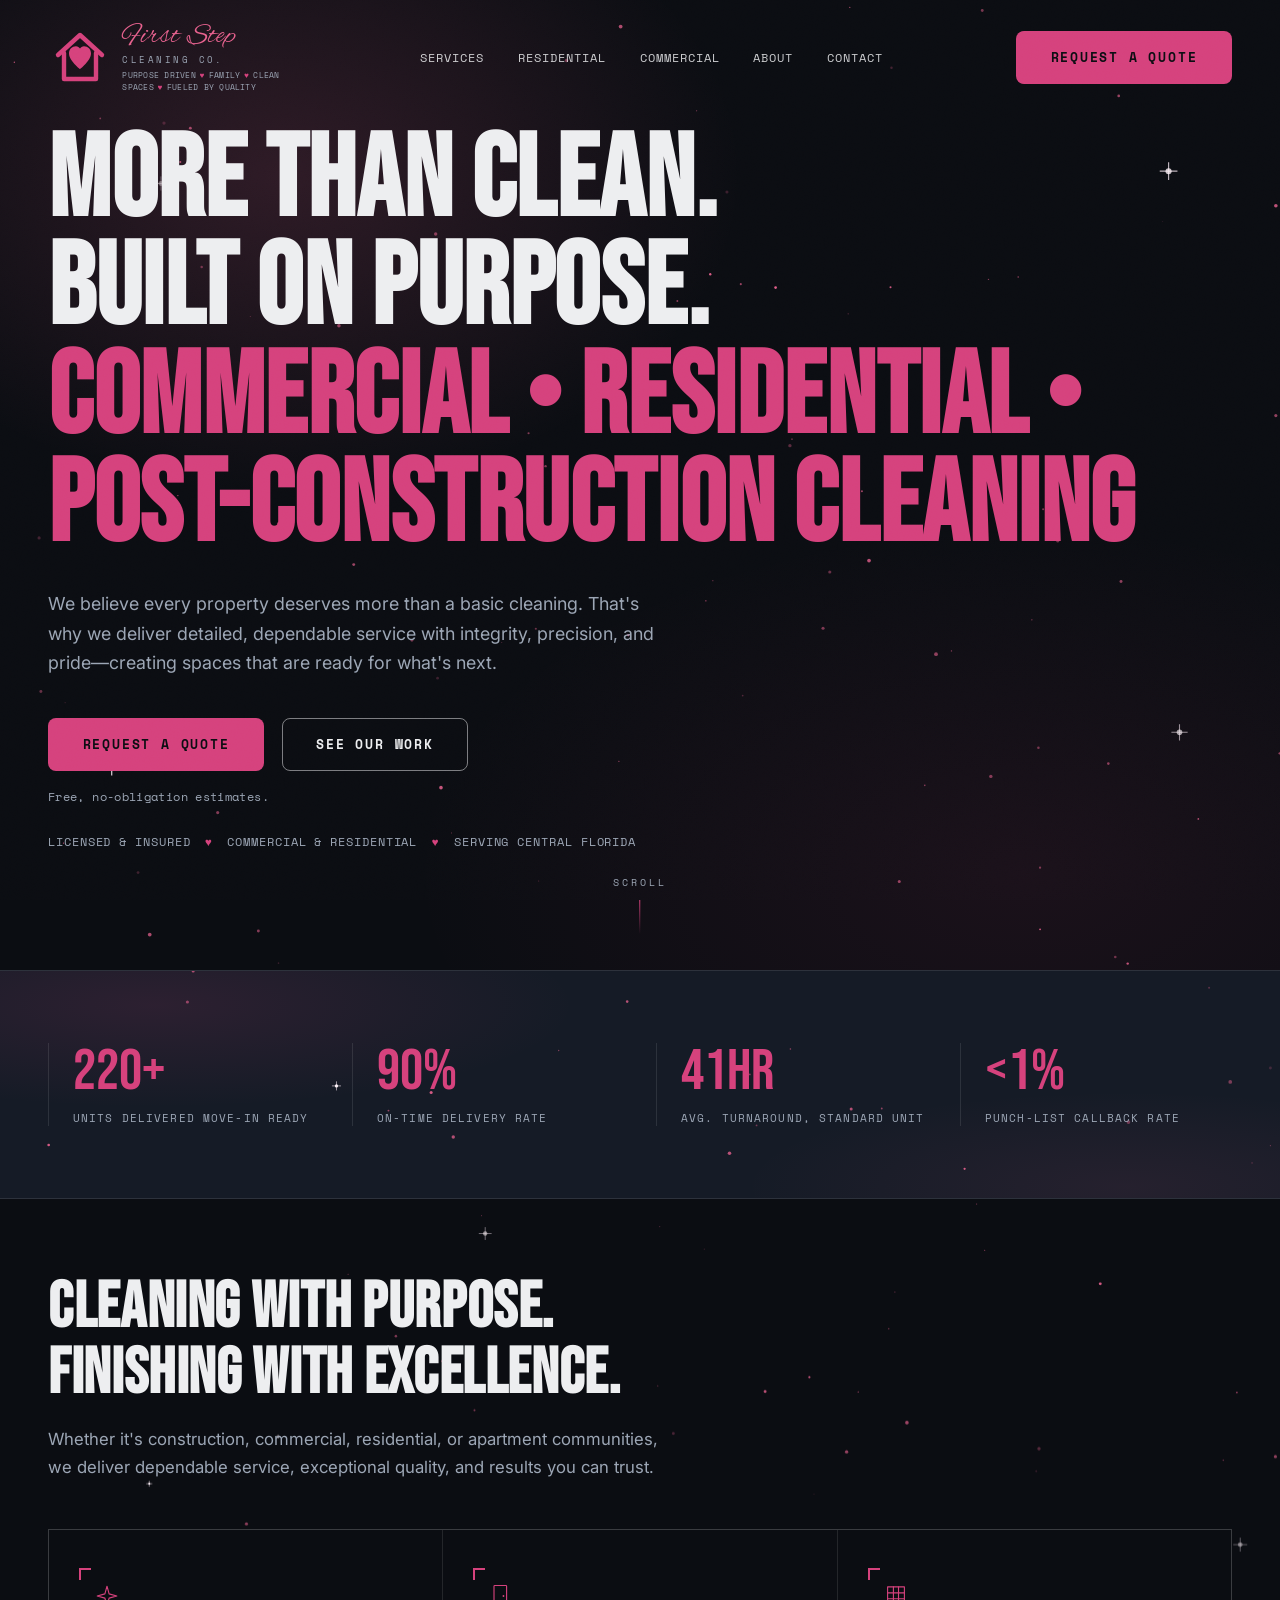
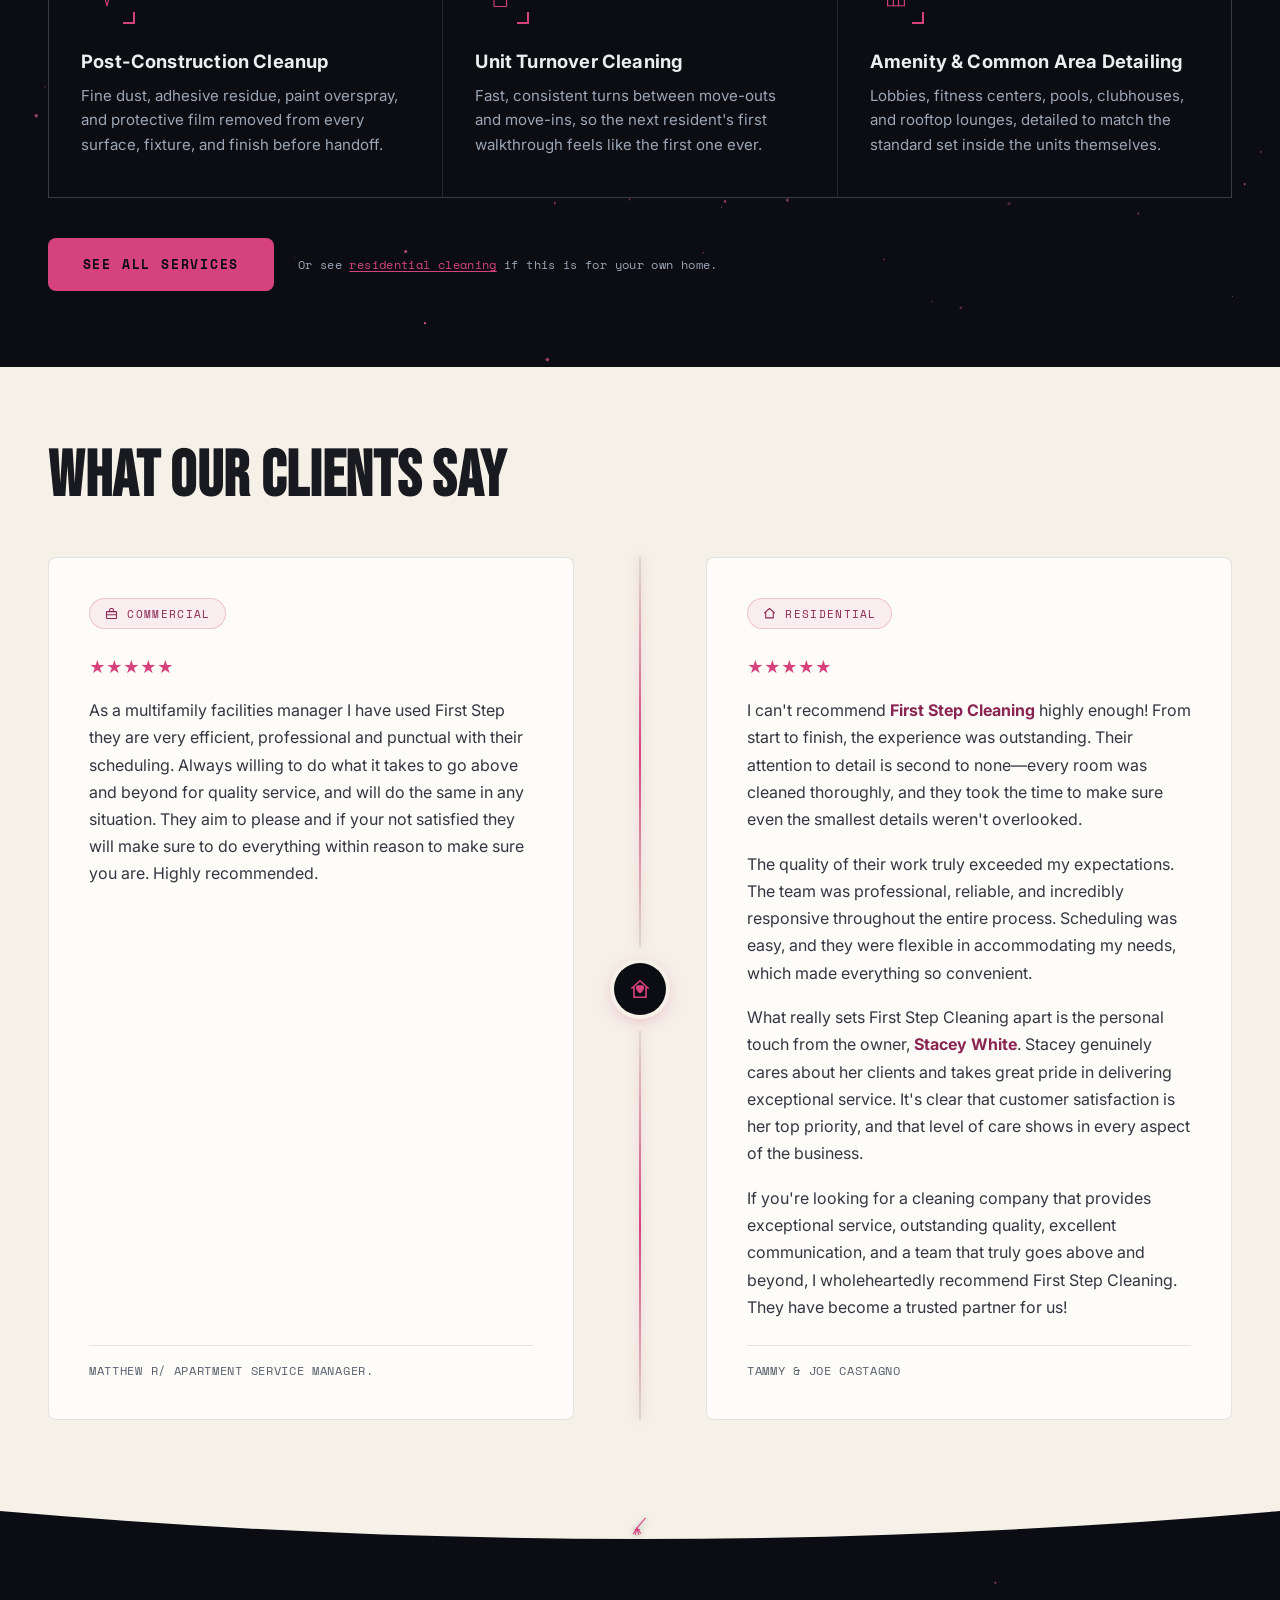
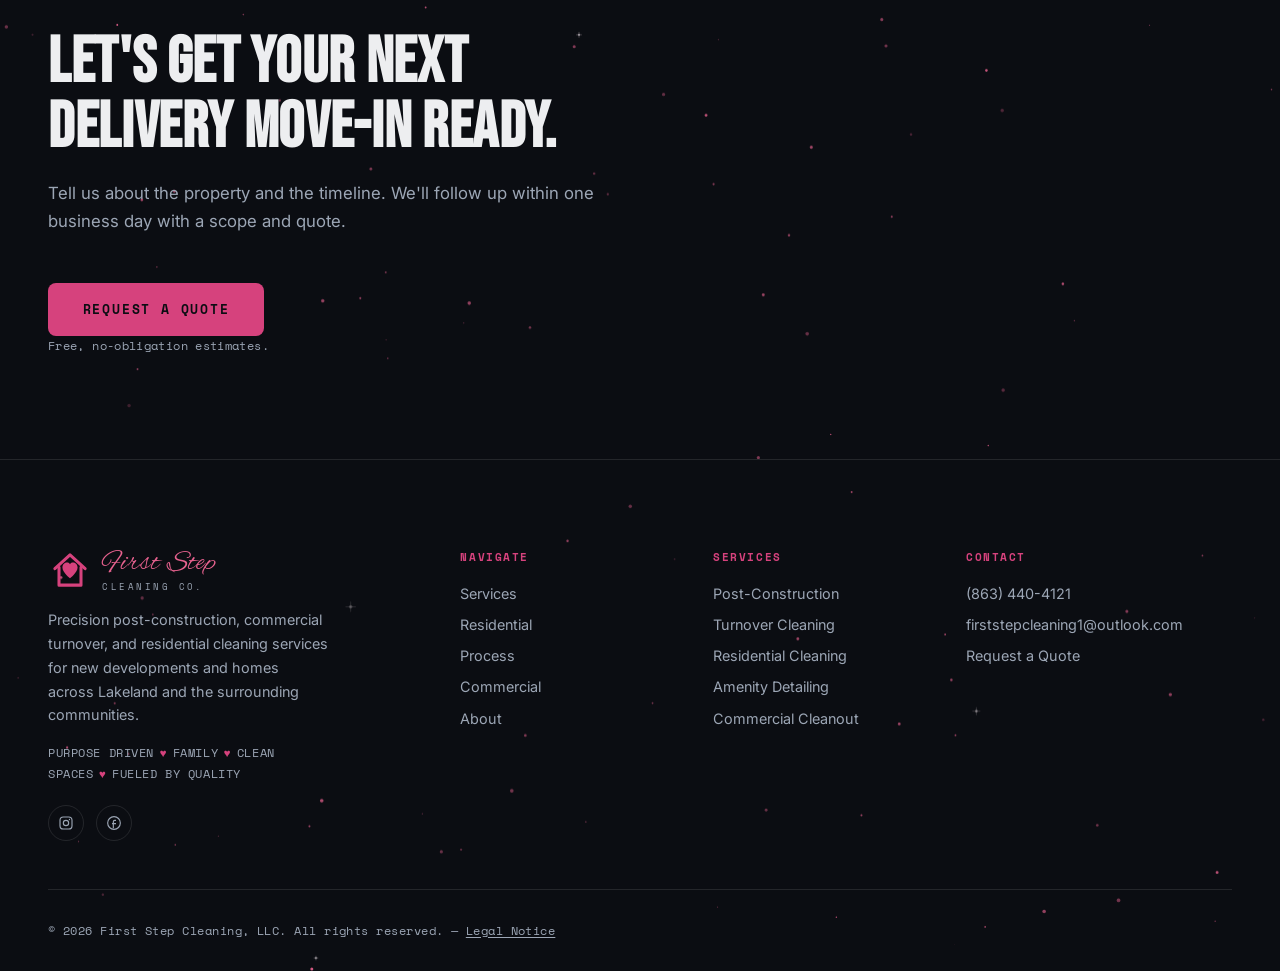
<file: index.html>
<!DOCTYPE html>
<html lang="en">
<head>
<meta charset="UTF-8">
<meta name="viewport" content="width=device-width, initial-scale=1.0">
<title>First Step Cleaning | Post-Construction &amp; Turnover Cleaning for New Developments</title>
<meta name="description" content="First Step Cleaning delivers precision post-construction, turnover, and residential cleaning for new developments, commercial spaces, and homes. Led by Visionary Founder Stacey White.">
<link rel="canonical" href="https://firststepcleaning1.com/">
<meta property="og:type" content="website">
<meta property="og:url" content="https://firststepcleaning1.com/">
<meta property="og:site_name" content="First Step Cleaning">
<meta property="og:title" content="First Step Cleaning | Post-Construction &amp; Turnover Cleaning for New Developments">
<meta property="og:description" content="First Step Cleaning delivers precision post-construction, turnover, and residential cleaning for new developments, commercial spaces, and homes. Led by Visionary Founder Stacey White.">
<meta property="og:image" content="https://firststepcleaning1.com/images/social-preview.png">
<meta property="og:image:width" content="1200">
<meta property="og:image:height" content="630">
<meta name="twitter:card" content="summary_large_image">
<meta name="twitter:title" content="First Step Cleaning | Post-Construction &amp; Turnover Cleaning for New Developments">
<meta name="twitter:description" content="First Step Cleaning delivers precision post-construction, turnover, and residential cleaning for new developments, commercial spaces, and homes. Led by Visionary Founder Stacey White.">
<meta name="twitter:image" content="https://firststepcleaning1.com/images/social-preview.png">
<link rel="icon" href="data:image/svg+xml,%3Csvg xmlns='http://www.w3.org/2000/svg' viewBox='0 0 32 32'%3E%3Crect width='32' height='32' rx='6' fill='%230B0D12'/%3E%3Cpath d='M6 15 L16 6 L26 15' stroke='%23D6427D' stroke-width='2.4' fill='none' stroke-linecap='round' stroke-linejoin='round'/%3E%3Cpath d='M16,21c-2,-1.7,-3.6,-3.1,-3.6,-4.9c0,-1.3,1,-2.3,2.3,-2.3c0.9,0,1.5,0.4,1.9,1.1c0.4,-0.7,1,-1.1,1.9,-1.1c1.3,0,2.3,1,2.3,2.3c0,1.8,-1.6,3.2,-3.6,4.9z' fill='%23D6427D'/%3E%3C/svg%3E">
<link rel="preconnect" href="https://fonts.googleapis.com">
<link rel="preconnect" href="https://fonts.gstatic.com" crossorigin>
<link href="https://fonts.googleapis.com/css2?family=Alex+Brush&family=Bebas+Neue&family=Inter:wght@400;500;600;700;800&family=Space+Mono:wght@400;700&display=swap" rel="stylesheet">
<link rel="stylesheet" href="styles.css">
<script type="application/ld+json">
{
  "@context": "https://schema.org",
  "@type": "HomeAndConstructionBusiness",
  "name": "First Step Cleaning",
  "legalName": "First Step Cleaning, LLC",
  "url": "https://firststepcleaning1.com/",
  "telephone": "+18634404121",
  "email": "firststepcleaning1@outlook.com",
  "image": "https://firststepcleaning1.com/images/social-preview.png",
  "logo": "https://firststepcleaning1.com/images/social-preview.png",
  "description": "First Step Cleaning delivers precision post-construction, turnover, and residential cleaning for new developments, commercial spaces, and homes in Lakeland, Florida and surrounding communities.",
  "founder": {
    "@type": "Person",
    "name": "Stacey White",
    "jobTitle": "Visionary Founder"
  },
  "areaServed": {
    "@type": "City",
    "name": "Lakeland",
    "containedInPlace": {
      "@type": "AdministrativeArea",
      "name": "Florida"
    }
  },
  "address": {
    "@type": "PostalAddress",
    "addressLocality": "Lakeland",
    "addressRegion": "FL",
    "addressCountry": "US"
  },
  "hasOfferCatalog": {
    "@type": "OfferCatalog",
    "name": "Cleaning Services",
    "itemListElement": [
      {
        "@type": "Offer",
        "itemOffered": {
          "@type": "Service",
          "name": "Post-Construction Cleanup"
        }
      },
      {
        "@type": "Offer",
        "itemOffered": {
          "@type": "Service",
          "name": "Unit Turnover Cleaning"
        }
      },
      {
        "@type": "Offer",
        "itemOffered": {
          "@type": "Service",
          "name": "Amenity & Common Area Detailing"
        }
      },
      {
        "@type": "Offer",
        "itemOffered": {
          "@type": "Service",
          "name": "Office & Commercial Cleanout"
        }
      },
      {
        "@type": "Offer",
        "itemOffered": {
          "@type": "Service",
          "name": "Punch-List & Touch-Up Cleaning"
        }
      },
      {
        "@type": "Offer",
        "itemOffered": {
          "@type": "Service",
          "name": "Move-In Ready Certification"
        }
      },
      {
        "@type": "Offer",
        "itemOffered": {
          "@type": "Service",
          "name": "New-Construction & Move-In Home Deep Cleaning"
        }
      },
      {
        "@type": "Offer",
        "itemOffered": {
          "@type": "Service",
          "name": "Recurring Residential Cleaning"
        }
      },
      {
        "@type": "Offer",
        "itemOffered": {
          "@type": "Service",
          "name": "Pressure Washing"
        }
      },
      {
        "@type": "Offer",
        "name": "Free Estimate",
        "price": "0",
        "priceCurrency": "USD",
        "itemOffered": {
          "@type": "Service",
          "name": "On-site cleaning estimate"
        }
      }
    ]
  },
  "openingHoursSpecification": [
    {
      "@type": "OpeningHoursSpecification",
      "dayOfWeek": [
        "Monday",
        "Tuesday",
        "Wednesday",
        "Thursday",
        "Friday"
      ],
      "opens": "08:30",
      "closes": "17:30"
    },
    {
      "@type": "OpeningHoursSpecification",
      "dayOfWeek": "Saturday",
      "opens": "11:00",
      "closes": "15:00"
    }
  ]
}
</script>
</head>
<body>

<a href="#main-content" class="skip-link">Skip to main content</a>
<div class="grain" aria-hidden="true"></div>
<div class="fade-in-overlay" aria-hidden="true"><span>FADE IN:</span></div>

<!-- ============================= HEADER ============================= -->
<header class="site-header" id="siteHeader">
  <div class="container nav-inner">
    <a href="index.html" class="brand">
      <svg class="brand-mark" viewBox="0 0 32 32" fill="none" stroke="currentColor" stroke-width="2.2" stroke-linecap="round" stroke-linejoin="round"><path d="M5 15 L16 5 L27 15"/><path d="M8 14 V27 H24 V14"/><path d="M16,22 C16,22 10.5,17.8 10.5,14.2 C10.5,12.1 12,10.6 14,10.6 C14.9,10.6 15.6,11.1 16,11.8 C16.4,11.1 17.1,10.6 18,10.6 C20,10.6 21.5,12.1 21.5,14.2 C21.5,17.8 16,22 16,22 Z" fill="currentColor" stroke="none"/></svg>
      <span class="brand-word"><span class="brand-script">First Step</span><small>CLEANING CO.</small><span class="brand-tagline">Purpose Driven<span class="dot">♥</span>Family<span class="dot">♥</span>Clean Spaces<span class="dot">♥</span>Fueled by Quality</span></span>
    </a>
    <nav class="nav-links">
      <a href="services.html">Services</a>
      <a href="residential.html">Residential</a>
      <a href="work.html">Commercial</a>
      <a href="about.html">About</a>
      <a href="contact.html">Contact</a>
    </nav>
    <div class="nav-cta">
      <a href="contact.html" class="btn btn-primary">Request a Quote</a>
      <button class="menu-toggle" id="menuToggle" aria-label="Toggle menu" aria-expanded="false">
        <span></span><span></span><span></span>
      </button>
    </div>
  </div>
</header>

<nav class="mobile-nav" id="mobileNav">
  <a href="services.html">Services</a>
  <a href="residential.html">Residential</a>
  <a href="work.html">Commercial</a>
  <a href="about.html">About</a>
  <a href="contact.html">Contact</a>
</nav>

<main id="main-content">

<!-- ============================= HERO ============================= -->
<section class="hero" id="hero">
  <canvas id="hero-particles" class="particle-field"></canvas>
  <div class="hero-content" id="heroContent">
    <h1><span class="line-1">MORE THAN CLEAN.<br>BUILT ON PURPOSE.</span><span class="line-2">COMMERCIAL • RESIDENTIAL • POST-CONSTRUCTION CLEANING</span></h1>
    <p class="hero-sub">We believe every property deserves more than a basic cleaning. That's why we deliver detailed, dependable service with integrity, precision, and pride—creating spaces that are ready for what's next.</p>
    <div class="hero-ctas">
      <a href="contact.html" class="btn btn-primary">Request a Quote</a>
      <a href="work.html" class="btn btn-outline">See Our Work</a>
    </div>
    <p class="cta-note">Free, no-obligation estimates.</p>
    <div class="trust-line">
      <span>Licensed &amp; Insured</span><span class="dot">♥</span>
      <span>Commercial &amp; Residential</span><span class="dot">♥</span>
      <span>Serving Central Florida</span>
    </div>
  </div>
  <div class="scroll-cue"><span>Scroll</span><div class="line"></div></div>
</section>

<!-- ============================= STATS ============================= -->
<section class="stats dark-section particle-zone">
  <canvas class="particle-field" data-particle-min="16" data-star-ratio="0.1"></canvas>
  <div class="container">
    <div class="stats-grid">
      <div class="stat reveal"><div class="stat-number" data-target="236" data-suffix="+">0</div><div class="stat-label">Units Delivered Move-In Ready</div></div>
      <div class="stat reveal reveal-delay-1"><div class="stat-number" data-target="97" data-suffix="%">0</div><div class="stat-label">On-Time Delivery Rate</div></div>
      <div class="stat reveal reveal-delay-2"><div class="stat-number" data-target="44" data-suffix="HR">0</div><div class="stat-label">Avg. Turnaround, Standard Unit</div></div>
      <div class="stat reveal reveal-delay-3"><div class="stat-number" data-target="2" data-prefix="&lt;" data-suffix="%">0</div><div class="stat-label">Punch-List Callback Rate</div></div>
    </div>
  </div>
</section>

<!-- ============================= SERVICES TEASER ============================= -->
<section class="dark-section particle-zone section-glow" id="services-teaser">
  <canvas class="particle-field"></canvas>
  <div class="container">
    <div class="section-head reveal">
      <h2 class="section-title">Cleaning With Purpose.<br>Finishing With Excellence.</h2>
      <p class="section-lede">Whether it's construction, commercial, residential, or apartment communities, we deliver dependable service, exceptional quality, and results you can trust.</p>
    </div>
  </div>
  <div class="container">
    <div class="services-grid reveal">
      <div class="service-card">
        <div class="service-icon bracket-frame bracket-sm"><svg viewBox="0 0 40 40" fill="none" stroke="currentColor" stroke-width="1.6" stroke-linecap="round" stroke-linejoin="round"><path d="M20 6 L23 17 L34 20 L23 23 L20 34 L17 23 L6 20 L17 17 Z"/></svg></div>
        <h3>Post-Construction Cleanup</h3>
        <p>Fine dust, adhesive residue, paint overspray, and protective film removed from every surface, fixture, and finish before handoff.</p>
      </div>
      <div class="service-card">
        <div class="service-icon bracket-frame bracket-sm"><svg viewBox="0 0 40 40" fill="none" stroke="currentColor" stroke-width="1.6" stroke-linecap="round" stroke-linejoin="round"><rect x="10" y="5" width="18" height="30" rx="1"/><circle cx="23.5" cy="20" r="1.3" fill="currentColor" stroke="none"/></svg></div>
        <h3>Unit Turnover Cleaning</h3>
        <p>Fast, consistent turns between move-outs and move-ins, so the next resident's first walkthrough feels like the first one ever.</p>
      </div>
      <div class="service-card">
        <div class="service-icon bracket-frame bracket-sm"><svg viewBox="0 0 40 40" fill="none" stroke="currentColor" stroke-width="1.6" stroke-linecap="round" stroke-linejoin="round"><rect x="8" y="7" width="24" height="27"/><line x1="8" y1="15.5" x2="32" y2="15.5"/><line x1="8" y1="24" x2="32" y2="24"/><line x1="16.3" y1="7" x2="16.3" y2="34"/><line x1="23.6" y1="7" x2="23.6" y2="34"/></svg></div>
        <h3>Amenity &amp; Common Area Detailing</h3>
        <p>Lobbies, fitness centers, pools, clubhouses, and rooftop lounges, detailed to match the standard set inside the units themselves.</p>
      </div>
    </div>
    <div class="residential-cta reveal reveal-delay-1">
      <a href="services.html" class="btn btn-primary">See All Services</a>
      <span class="note">Or see <a href="residential.html" class="note-link">residential cleaning</a> if this is for your own home.</span>
    </div>
  </div>
</section>

<!-- ============================= TESTIMONIALS ============================= -->
<section class="light-section">
  <div class="container">
    <div class="section-head reveal">
      <h2 class="section-title">What Our Clients Say</h2>
    </div>
    <div class="testi-split reveal">
      <div class="testi-feature">
        <div class="testi-tag testi-tag-commercial"><svg viewBox="0 0 24 24" fill="none" stroke="currentColor" stroke-width="1.7" stroke-linecap="round" stroke-linejoin="round"><rect x="4" y="9" width="16" height="11" rx="1"/><path d="M9 9V6a2 2 0 0 1 2-2h2a2 2 0 0 1 2 2v3"/><line x1="4" y1="14" x2="20" y2="14"/></svg>Commercial</div>
        <div class="stars" role="img" aria-label="5 out of 5 stars">★★★★★</div>
        <p>As a multifamily facilities manager I have used First Step they are very efficient, professional and punctual with their scheduling. Always willing to do what it takes to go above and beyond for quality service, and will do the same in any situation. They aim to please and if your not satisfied they will make sure to do everything within reason to make sure you are. Highly recommended.</p>
        <div class="testi-attr">Matthew R/ Apartment service manager.</div>
      </div>
      <div class="testi-split-divider" aria-hidden="true">
        <span class="testi-split-line"></span>
        <span class="testi-split-badge"><svg viewBox="0 0 32 32" fill="none" stroke="currentColor" stroke-width="2.2" stroke-linecap="round" stroke-linejoin="round"><path d="M5 15 L16 5 L27 15"/><path d="M8 14 V27 H24 V14"/><path d="M16,22 C16,22 10.5,17.8 10.5,14.2 C10.5,12.1 12,10.6 14,10.6 C14.9,10.6 15.6,11.1 16,11.8 C16.4,11.1 17.1,10.6 18,10.6 C20,10.6 21.5,12.1 21.5,14.2 C21.5,17.8 16,22 16,22 Z" fill="currentColor" stroke="none"/></svg></span>
        <span class="testi-split-line"></span>
      </div>
      <div class="testi-feature">
        <div class="testi-tag testi-tag-residential"><svg viewBox="0 0 24 24" fill="none" stroke="currentColor" stroke-width="1.7" stroke-linecap="round" stroke-linejoin="round"><path d="M4 11 L12 4 L20 11"/><path d="M6 10 V19 H18 V10"/></svg>Residential</div>
        <div class="stars" role="img" aria-label="5 out of 5 stars">★★★★★</div>
        <p>I can't recommend <strong>First Step Cleaning</strong> highly enough! From start to finish, the experience was outstanding. Their attention to detail is second to none—every room was cleaned thoroughly, and they took the time to make sure even the smallest details weren't overlooked.</p>
        <p>The quality of their work truly exceeded my expectations. The team was professional, reliable, and incredibly responsive throughout the entire process. Scheduling was easy, and they were flexible in accommodating my needs, which made everything so convenient.</p>
        <p>What really sets First Step Cleaning apart is the personal touch from the owner, <strong>Stacey White</strong>. Stacey genuinely cares about her clients and takes great pride in delivering exceptional service. It's clear that customer satisfaction is her top priority, and that level of care shows in every aspect of the business.</p>
        <p>If you're looking for a cleaning company that provides exceptional service, outstanding quality, excellent communication, and a team that truly goes above and beyond, I wholeheartedly recommend First Step Cleaning. They have become a trusted partner for us!</p>
        <div class="testi-attr">Tammy &amp; Joe Castagno</div>
      </div>
    </div>
  </div>
</section>

<div class="wave-divider" style="background:var(--cream);" aria-hidden="true"><svg class="wave-shape" viewBox="0 0 1200 60" preserveAspectRatio="none"><path d="M0,15 C400,55 800,55 1200,15 L1200,60 L0,60 Z" fill="var(--ink)"/></svg><svg class="wave-icon" viewBox="0 0 40 40" fill="none" stroke="currentColor" stroke-width="1.8" stroke-linecap="round" stroke-linejoin="round"><path d="M29 7 L15 23"/><path d="M15 23 L9 33 M15 23 L12.3 34 M15 23 L17.7 34 M15 23 L21 32"/><path d="M12 26 L19 26"/></svg></div>

<!-- ============================= FINAL CTA ============================= -->
<section class="dark-section particle-zone section-glow" id="cta-final">
  <canvas class="particle-field"></canvas>
  <div class="container">
    <div class="section-head reveal">
      <h2 class="section-title">Let's Get Your Next<br>Delivery Move-In Ready.</h2>
      <p class="section-lede">Tell us about the property and the timeline. We'll follow up within one business day with a scope and quote.</p>
    </div>
    <a href="contact.html" class="btn btn-primary">Request a Quote</a>
    <p class="cta-note">Free, no-obligation estimates.</p>
  </div>
</section>

</main>

<!-- ============================= FOOTER ============================= -->
<footer class="particle-zone">
  <canvas class="particle-field"></canvas>
  <div class="container">
    <div class="footer-grid">
      <div class="footer-brand">
        <a href="index.html" class="brand">
          <svg class="brand-mark" viewBox="0 0 32 32" fill="none" stroke="currentColor" stroke-width="2.2" stroke-linecap="round" stroke-linejoin="round"><path d="M5 15 L16 5 L27 15"/><path d="M8 14 V27 H24 V14"/><path d="M16,22 C16,22 10.5,17.8 10.5,14.2 C10.5,12.1 12,10.6 14,10.6 C14.9,10.6 15.6,11.1 16,11.8 C16.4,11.1 17.1,10.6 18,10.6 C20,10.6 21.5,12.1 21.5,14.2 C21.5,17.8 16,22 16,22 Z" fill="currentColor" stroke="none"/></svg>
          <span class="brand-word"><span class="brand-script">First Step</span><small>CLEANING CO.</small></span>
        </a>
        <p>Precision post-construction, commercial turnover, and residential cleaning services for new developments and homes across Lakeland and the surrounding communities.</p>
        <p class="footer-tagline">Purpose Driven<span class="dot">♥</span>Family<span class="dot">♥</span>Clean Spaces<span class="dot">♥</span>Fueled by Quality</p>
        <div class="social-row">
          <a href="https://www.instagram.com/firststepcleaning1/" target="_blank" rel="noopener noreferrer" aria-label="Instagram"><svg viewBox="0 0 24 24" fill="none" stroke="currentColor" stroke-width="1.7"><rect x="3" y="3" width="18" height="18" rx="5"/><circle cx="12" cy="12" r="4"/><circle cx="17.2" cy="6.8" r="1" fill="currentColor" stroke="none"/></svg></a>
          <a href="https://www.facebook.com/profile.php?id=61592242377819" target="_blank" rel="noopener noreferrer" aria-label="Facebook"><svg viewBox="0 0 24 24" fill="none" stroke="currentColor" stroke-width="1.7"><path d="M15 8h-2a2 2 0 0 0-2 2v10M9 13h6"/><circle cx="12" cy="12" r="9.5"/></svg></a>
        </div>
      </div>
      <div class="footer-col">
        <h4>Navigate</h4>
        <ul><li><a href="services.html">Services</a></li><li><a href="residential.html">Residential</a></li><li><a href="services.html#process">Process</a></li><li><a href="work.html">Commercial</a></li><li><a href="about.html">About</a></li></ul>
      </div>
      <div class="footer-col">
        <h4>Services</h4>
        <ul><li><a href="services.html">Post-Construction</a></li><li><a href="services.html">Turnover Cleaning</a></li><li><a href="residential.html">Residential Cleaning</a></li><li><a href="services.html">Amenity Detailing</a></li><li><a href="services.html">Commercial Cleanout</a></li></ul>
      </div>
      <div class="footer-col">
        <h4>Contact</h4>
        <ul><li><a href="tel:+18634404121">(863) 440-4121</a></li><li><a href="mailto:firststepcleaning1@outlook.com">firststepcleaning1@outlook.com</a></li><li><a href="contact.html">Request a Quote</a></li></ul>
      </div>
    </div>
    <div class="footer-bottom">
      <span>© <span class="copy-year">2026</span> First Step Cleaning, LLC. All rights reserved. — <a href="legal.html" class="footer-legal-link">Legal Notice</a></span>
    </div>
  </div>
</footer>

<script src="main.js"></script>
</body>
</html>
</file>
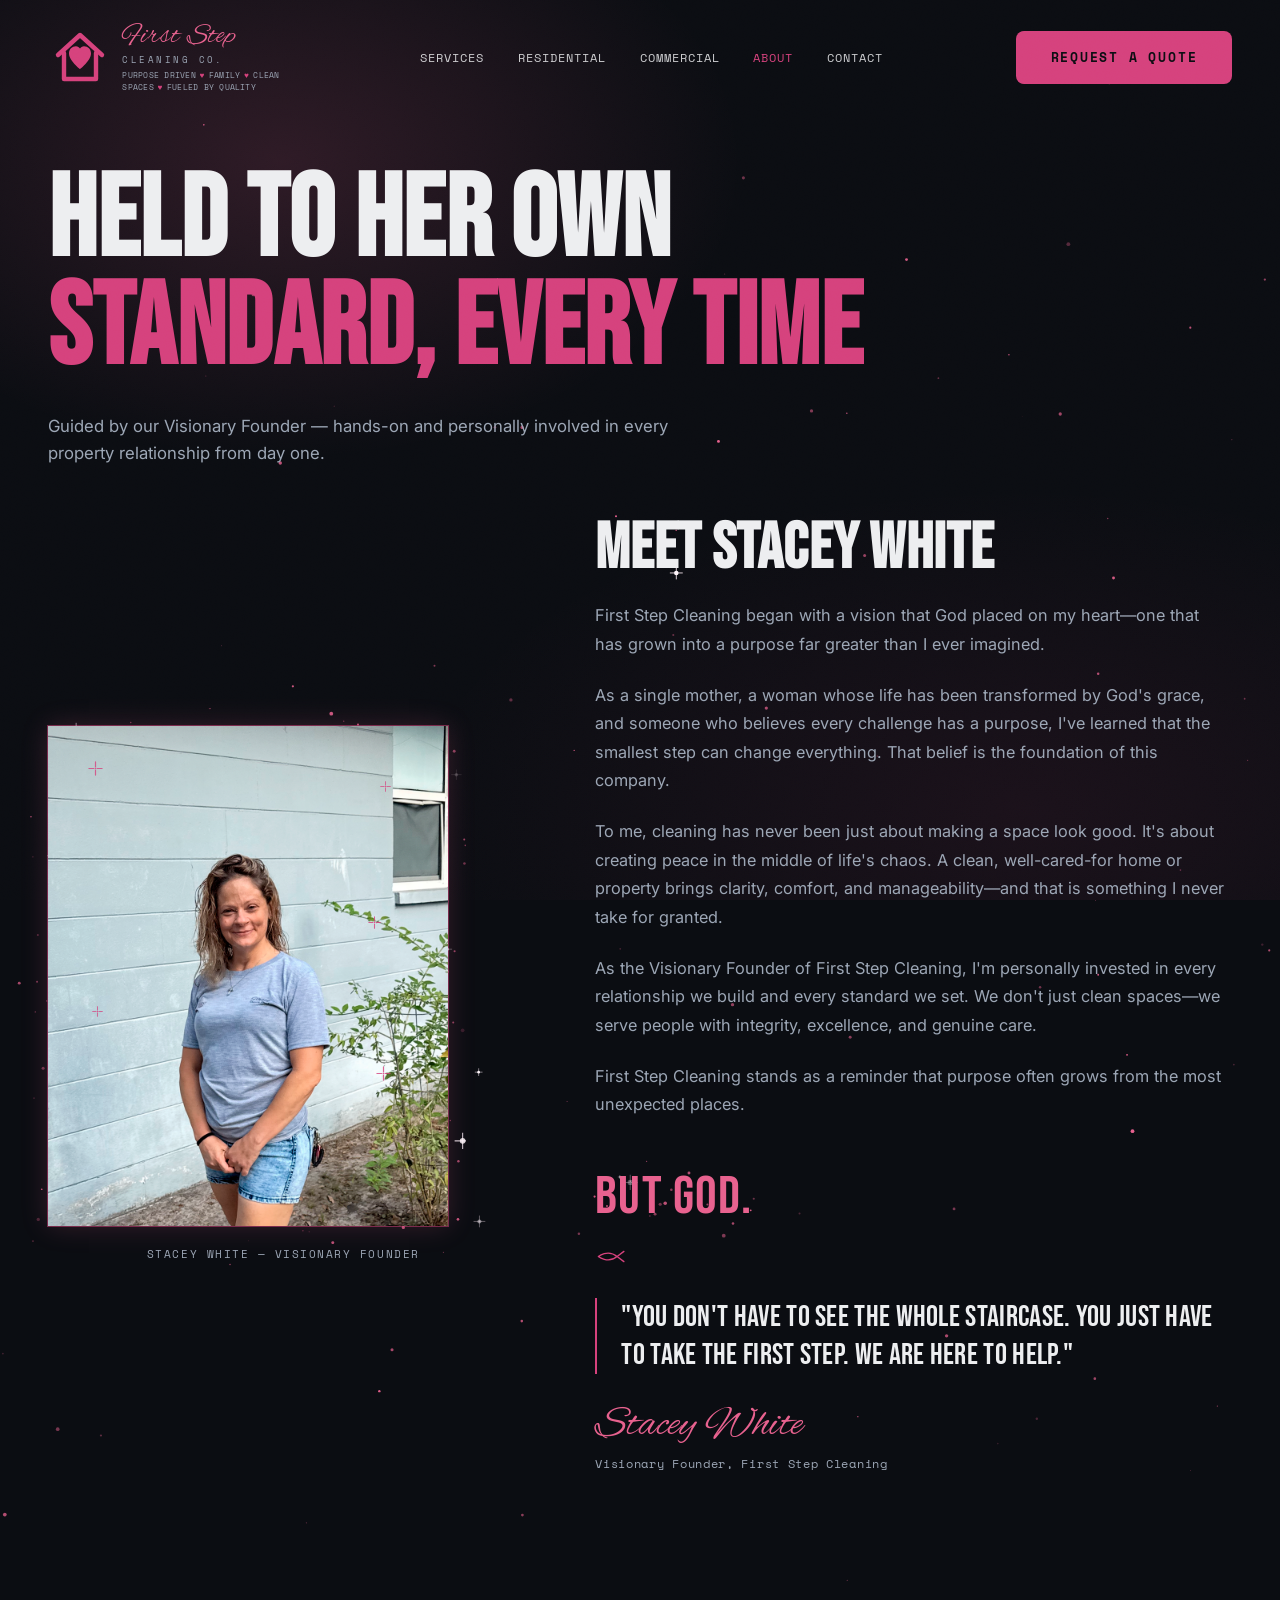
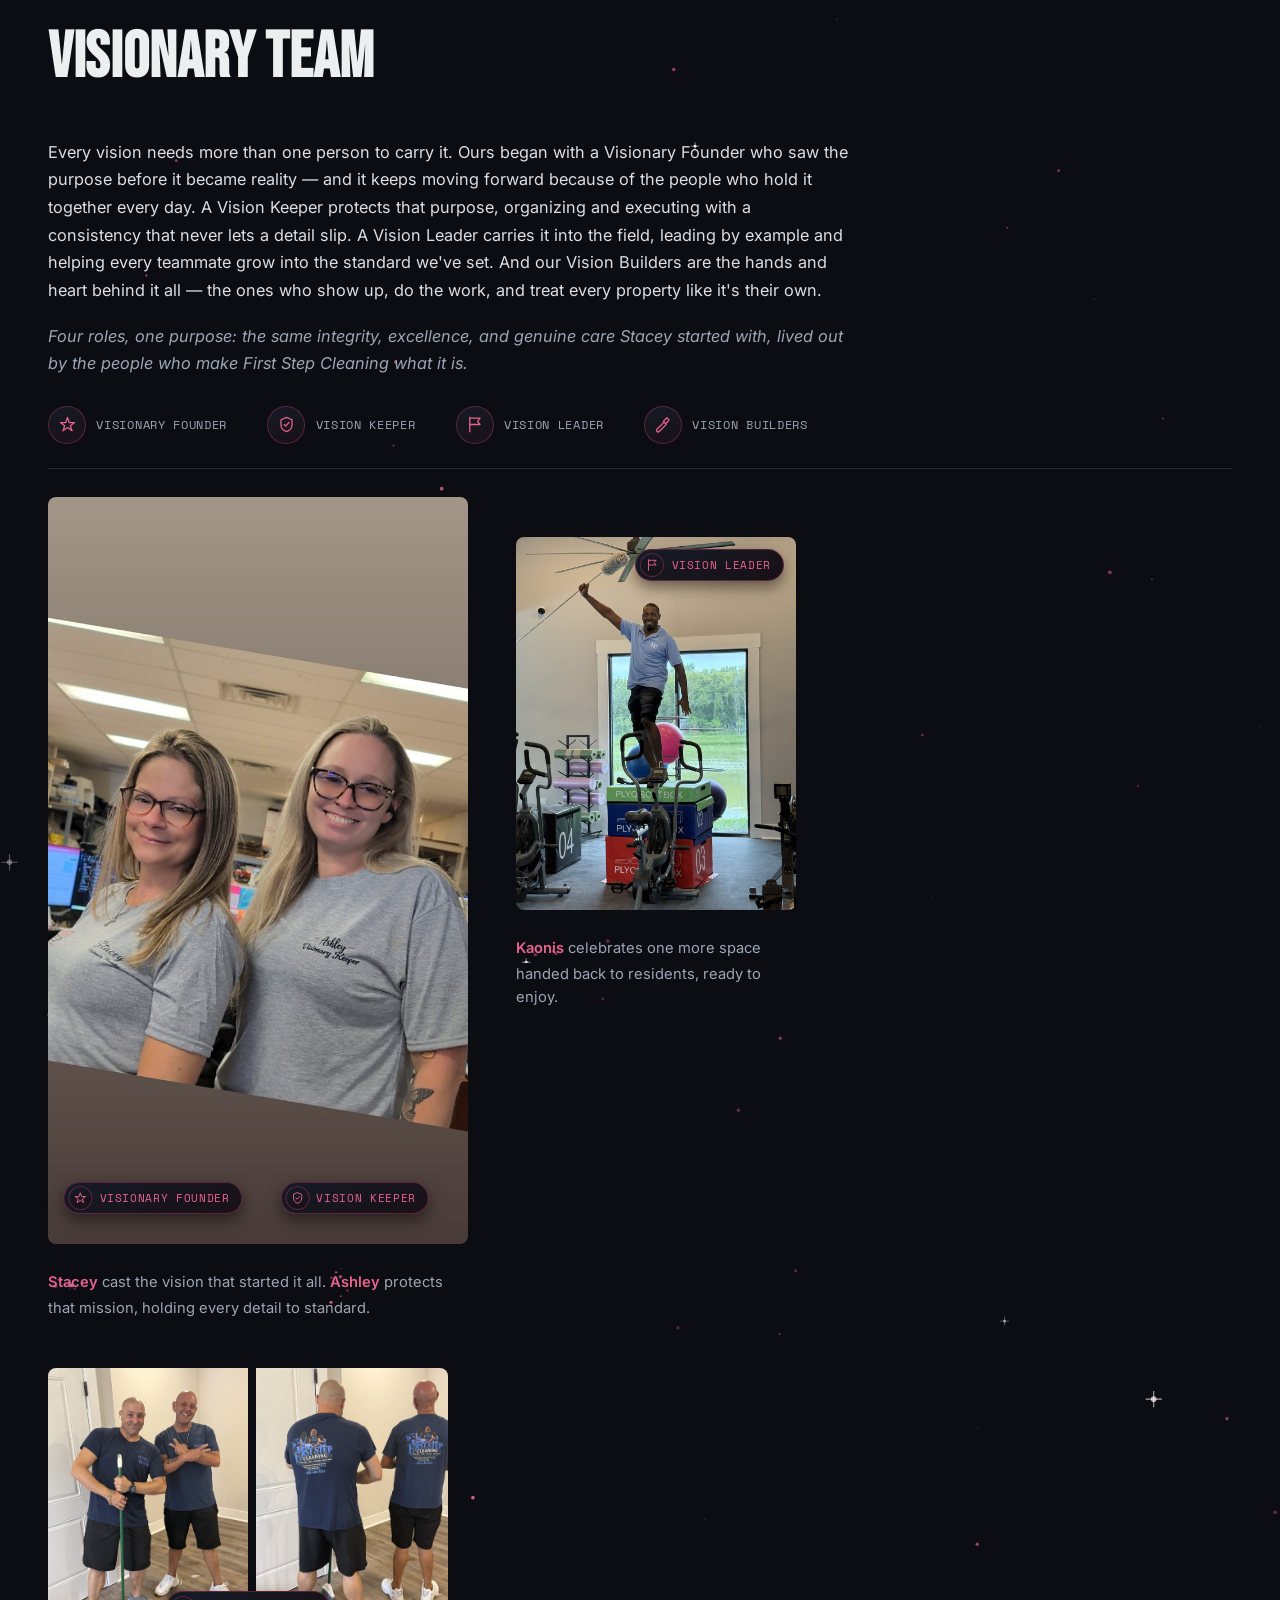
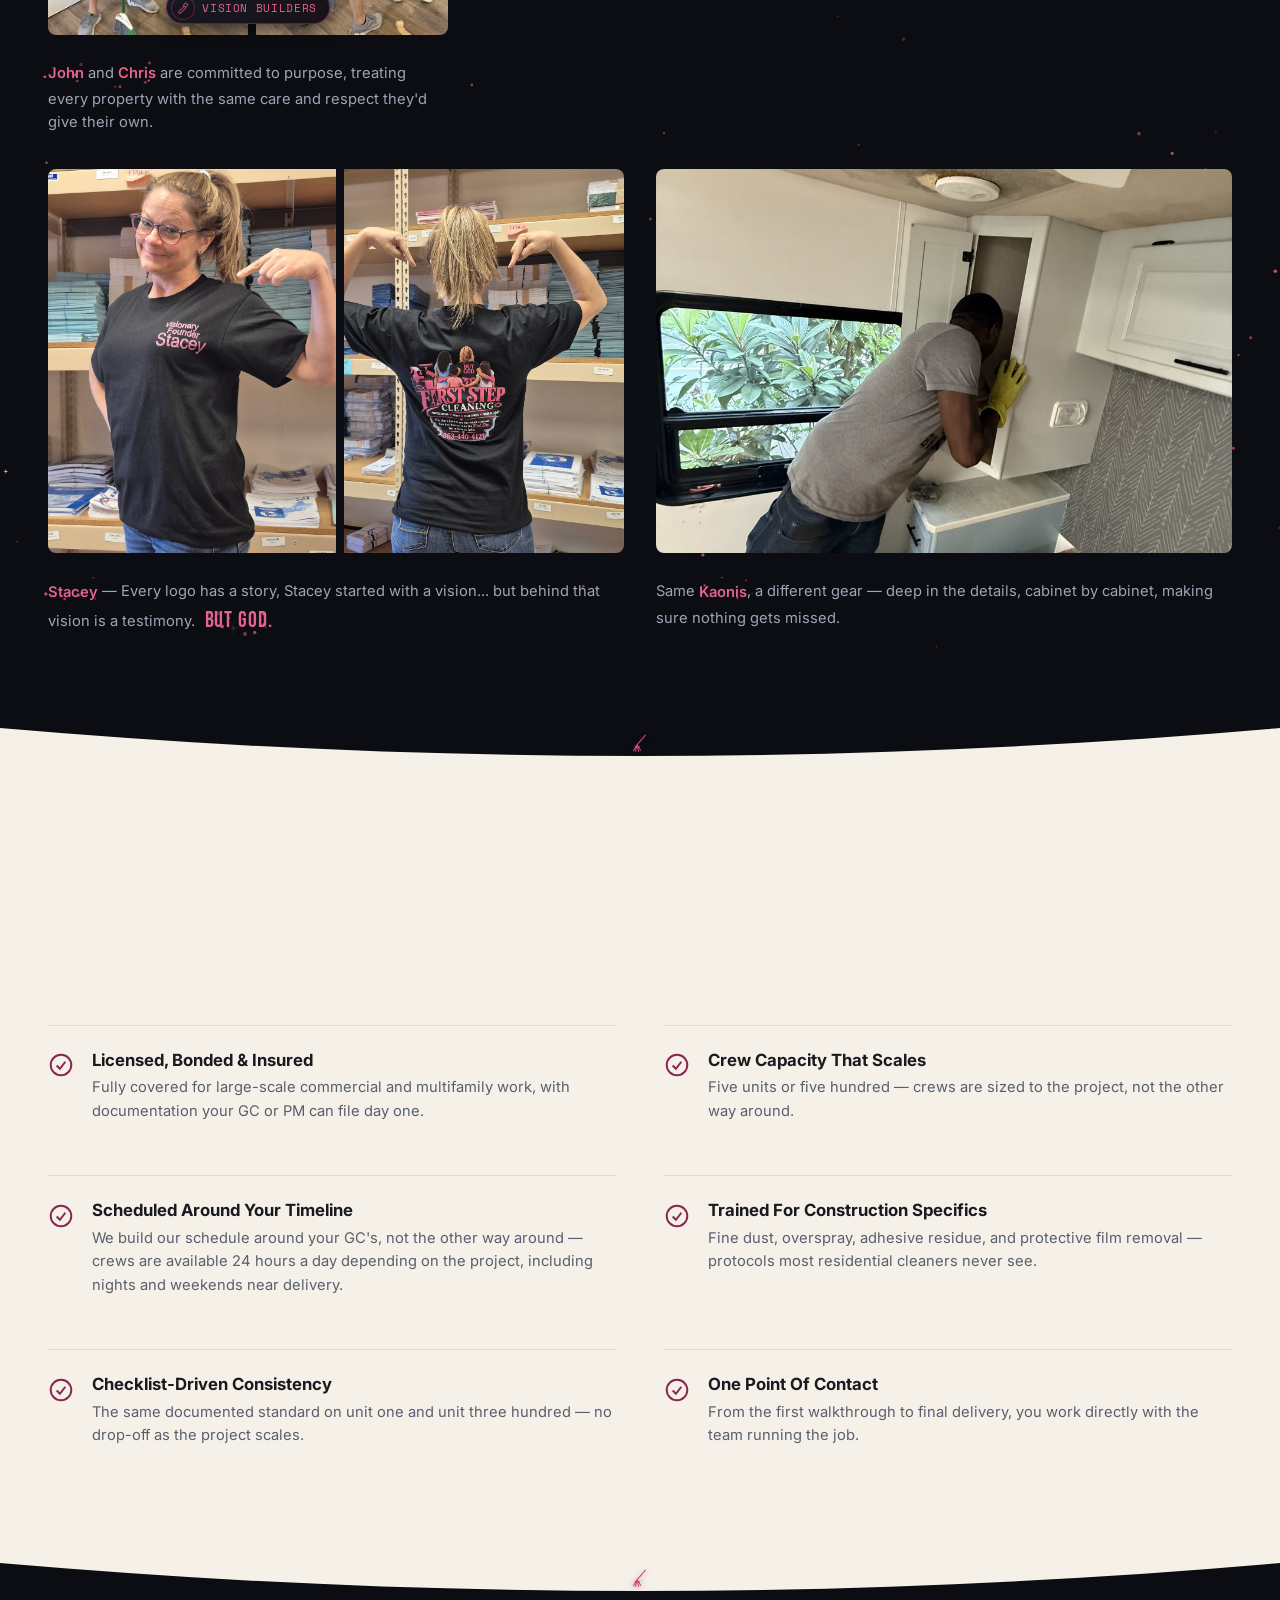
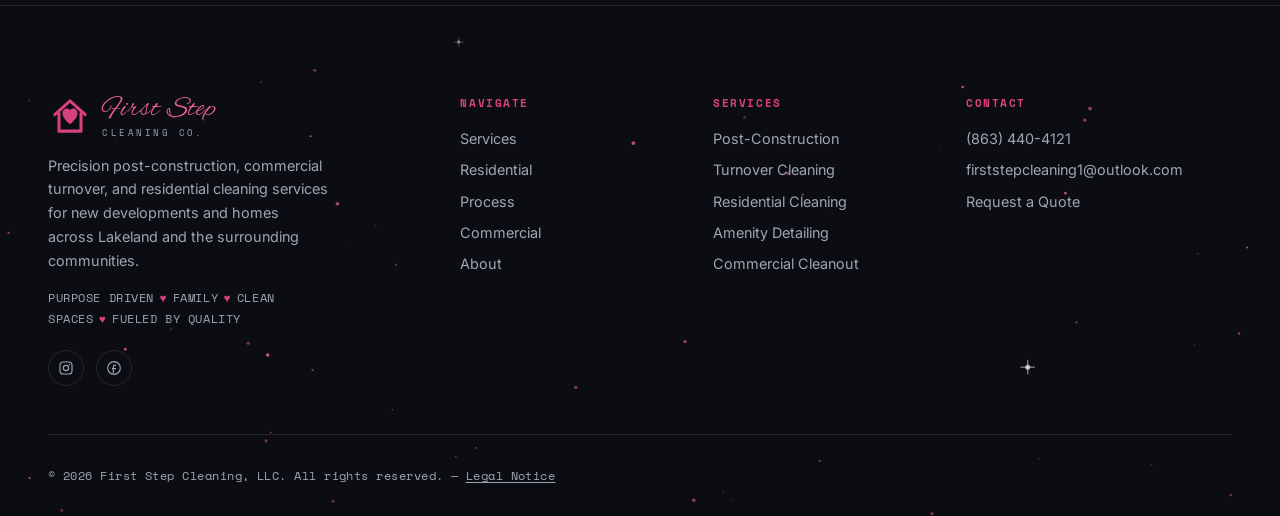
<file: about.html>
<!DOCTYPE html>
<html lang="en">
<head>
<meta charset="UTF-8">
<meta name="viewport" content="width=device-width, initial-scale=1.0">
<title>About Stacey White | First Step Cleaning</title>
<meta name="description" content="Meet Stacey White, Visionary Founder of First Step Cleaning, and the standard behind every delivery.">
<link rel="canonical" href="https://firststepcleaning1.com/about.html">
<meta property="og:type" content="website">
<meta property="og:url" content="https://firststepcleaning1.com/about.html">
<meta property="og:site_name" content="First Step Cleaning">
<meta property="og:title" content="About Stacey White | First Step Cleaning">
<meta property="og:description" content="Meet Stacey White, Visionary Founder of First Step Cleaning, and the standard behind every delivery.">
<meta property="og:image" content="https://firststepcleaning1.com/images/social-preview.png">
<meta property="og:image:width" content="1200">
<meta property="og:image:height" content="630">
<meta name="twitter:card" content="summary_large_image">
<meta name="twitter:title" content="About Stacey White | First Step Cleaning">
<meta name="twitter:description" content="Meet Stacey White, Visionary Founder of First Step Cleaning, and the standard behind every delivery.">
<meta name="twitter:image" content="https://firststepcleaning1.com/images/social-preview.png">
<link rel="icon" href="data:image/svg+xml,%3Csvg xmlns='http://www.w3.org/2000/svg' viewBox='0 0 32 32'%3E%3Crect width='32' height='32' rx='6' fill='%230B0D12'/%3E%3Cpath d='M6 15 L16 6 L26 15' stroke='%23D6427D' stroke-width='2.4' fill='none' stroke-linecap='round' stroke-linejoin='round'/%3E%3Cpath d='M16,21c-2,-1.7,-3.6,-3.1,-3.6,-4.9c0,-1.3,1,-2.3,2.3,-2.3c0.9,0,1.5,0.4,1.9,1.1c0.4,-0.7,1,-1.1,1.9,-1.1c1.3,0,2.3,1,2.3,2.3c0,1.8,-1.6,3.2,-3.6,4.9z' fill='%23D6427D'/%3E%3C/svg%3E">
<link rel="preconnect" href="https://fonts.googleapis.com">
<link rel="preconnect" href="https://fonts.gstatic.com" crossorigin>
<link href="https://fonts.googleapis.com/css2?family=Alex+Brush&family=Bebas+Neue&family=Inter:wght@400;500;600;700;800&family=Space+Mono:wght@400;700&display=swap" rel="stylesheet">
<link rel="stylesheet" href="styles.css">
<script type="application/ld+json">
{
  "@context": "https://schema.org",
  "@type": "HomeAndConstructionBusiness",
  "name": "First Step Cleaning",
  "legalName": "First Step Cleaning, LLC",
  "url": "https://firststepcleaning1.com/",
  "telephone": "+18634404121",
  "email": "firststepcleaning1@outlook.com",
  "image": "https://firststepcleaning1.com/images/social-preview.png",
  "logo": "https://firststepcleaning1.com/images/social-preview.png",
  "description": "First Step Cleaning delivers precision post-construction, turnover, and residential cleaning for new developments, commercial spaces, and homes in Lakeland, Florida and surrounding communities.",
  "founder": {
    "@type": "Person",
    "name": "Stacey White",
    "jobTitle": "Visionary Founder"
  },
  "areaServed": {
    "@type": "City",
    "name": "Lakeland",
    "containedInPlace": {
      "@type": "AdministrativeArea",
      "name": "Florida"
    }
  },
  "address": {
    "@type": "PostalAddress",
    "addressLocality": "Lakeland",
    "addressRegion": "FL",
    "addressCountry": "US"
  },
  "hasOfferCatalog": {
    "@type": "OfferCatalog",
    "name": "Cleaning Services",
    "itemListElement": [
      {
        "@type": "Offer",
        "itemOffered": {
          "@type": "Service",
          "name": "Post-Construction Cleanup"
        }
      },
      {
        "@type": "Offer",
        "itemOffered": {
          "@type": "Service",
          "name": "Unit Turnover Cleaning"
        }
      },
      {
        "@type": "Offer",
        "itemOffered": {
          "@type": "Service",
          "name": "Amenity & Common Area Detailing"
        }
      },
      {
        "@type": "Offer",
        "itemOffered": {
          "@type": "Service",
          "name": "Office & Commercial Cleanout"
        }
      },
      {
        "@type": "Offer",
        "itemOffered": {
          "@type": "Service",
          "name": "Punch-List & Touch-Up Cleaning"
        }
      },
      {
        "@type": "Offer",
        "itemOffered": {
          "@type": "Service",
          "name": "Move-In Ready Certification"
        }
      },
      {
        "@type": "Offer",
        "itemOffered": {
          "@type": "Service",
          "name": "New-Construction & Move-In Home Deep Cleaning"
        }
      },
      {
        "@type": "Offer",
        "itemOffered": {
          "@type": "Service",
          "name": "Recurring Residential Cleaning"
        }
      },
      {
        "@type": "Offer",
        "itemOffered": {
          "@type": "Service",
          "name": "Pressure Washing"
        }
      },
      {
        "@type": "Offer",
        "name": "Free Estimate",
        "price": "0",
        "priceCurrency": "USD",
        "itemOffered": {
          "@type": "Service",
          "name": "On-site cleaning estimate"
        }
      }
    ]
  },
  "openingHoursSpecification": [
    {
      "@type": "OpeningHoursSpecification",
      "dayOfWeek": [
        "Monday",
        "Tuesday",
        "Wednesday",
        "Thursday",
        "Friday"
      ],
      "opens": "08:30",
      "closes": "17:30"
    },
    {
      "@type": "OpeningHoursSpecification",
      "dayOfWeek": "Saturday",
      "opens": "11:00",
      "closes": "15:00"
    }
  ]
}
</script>
</head>
<body>

<a href="#main-content" class="skip-link">Skip to main content</a>
<div class="grain" aria-hidden="true"></div>

<!-- ============================= HEADER ============================= -->
<header class="site-header" id="siteHeader">
  <div class="container nav-inner">
    <a href="index.html" class="brand">
      <svg class="brand-mark" viewBox="0 0 32 32" fill="none" stroke="currentColor" stroke-width="2.2" stroke-linecap="round" stroke-linejoin="round"><path d="M5 15 L16 5 L27 15"/><path d="M8 14 V27 H24 V14"/><path d="M16,22 C16,22 10.5,17.8 10.5,14.2 C10.5,12.1 12,10.6 14,10.6 C14.9,10.6 15.6,11.1 16,11.8 C16.4,11.1 17.1,10.6 18,10.6 C20,10.6 21.5,12.1 21.5,14.2 C21.5,17.8 16,22 16,22 Z" fill="currentColor" stroke="none"/></svg>
      <span class="brand-word"><span class="brand-script">First Step</span><small>CLEANING CO.</small><span class="brand-tagline">Purpose Driven<span class="dot">♥</span>Family<span class="dot">♥</span>Clean Spaces<span class="dot">♥</span>Fueled by Quality</span></span>
    </a>
    <nav class="nav-links">
      <a href="services.html">Services</a>
      <a href="residential.html">Residential</a>
      <a href="work.html">Commercial</a>
      <a href="about.html" class="active">About</a>
      <a href="contact.html">Contact</a>
    </nav>
    <div class="nav-cta">
      <a href="contact.html" class="btn btn-primary">Request a Quote</a>
      <button class="menu-toggle" id="menuToggle" aria-label="Toggle menu" aria-expanded="false">
        <span></span><span></span><span></span>
      </button>
    </div>
  </div>
</header>

<nav class="mobile-nav" id="mobileNav">
  <a href="services.html">Services</a>
  <a href="residential.html">Residential</a>
  <a href="work.html">Commercial</a>
  <a href="about.html" class="active">About</a>
  <a href="contact.html">Contact</a>
</nav>

<main id="main-content">

<!-- ============================= ABOUT HERO ============================= -->
<section class="about-hero dark-section particle-zone section-glow" id="about">
  <canvas class="particle-field"></canvas>
  <div class="container">
    <div class="section-head reveal">
      <h1 class="hero-title"><span class="line-1">Held To Her Own</span><span class="line-2">Standard, Every Time</span></h1>
      <p class="section-lede">Guided by our Visionary Founder — hands-on and personally involved in every property relationship from day one.</p>
    </div>
  </div>
  <div class="container about-grid">
    <div class="reveal">
      <div class="portrait-wrap">
        <div class="portrait-sparkle-border particle-zone"><canvas class="particle-field" data-particle-min="240" data-star-ratio="0.45"></canvas></div>
        <div class="portrait-inner">
          <img src="images/crew/stacey-portrait.png" alt="Stacey White, Visionary Founder of First Step Cleaning" class="portrait-photo">
          <svg class="portrait-static-sparkle" style="top:7%;left:10%;" viewBox="0 0 16 16" width="15" height="15" fill="none" stroke="var(--gold)" stroke-width="1.3" stroke-linecap="round"><path d="M8 1 V6 M8 10 V15 M1 8 H6 M10 8 H15"/><circle cx="8" cy="8" r="1" fill="var(--gold)" stroke="none"/></svg>
          <svg class="portrait-static-sparkle" style="top:11%;left:83%;" viewBox="0 0 16 16" width="11" height="11" fill="none" stroke="var(--gold)" stroke-width="1.3" stroke-linecap="round"><path d="M8 1 V6 M8 10 V15 M1 8 H6 M10 8 H15"/><circle cx="8" cy="8" r="1" fill="var(--gold)" stroke="none"/></svg>
          <svg class="portrait-static-sparkle" style="top:38%;left:80%;" viewBox="0 0 16 16" width="13" height="13" fill="none" stroke="var(--gold)" stroke-width="1.3" stroke-linecap="round"><path d="M8 1 V6 M8 10 V15 M1 8 H6 M10 8 H15"/><circle cx="8" cy="8" r="1" fill="var(--gold)" stroke="none"/></svg>
          <svg class="portrait-static-sparkle" style="top:56%;left:11%;" viewBox="0 0 16 16" width="11" height="11" fill="none" stroke="var(--gold)" stroke-width="1.3" stroke-linecap="round"><path d="M8 1 V6 M8 10 V15 M1 8 H6 M10 8 H15"/><circle cx="8" cy="8" r="1" fill="var(--gold)" stroke="none"/></svg>
          <svg class="portrait-static-sparkle" style="top:68%;left:82%;" viewBox="0 0 16 16" width="15" height="15" fill="none" stroke="var(--gold)" stroke-width="1.3" stroke-linecap="round"><path d="M8 1 V6 M8 10 V15 M1 8 H6 M10 8 H15"/><circle cx="8" cy="8" r="1" fill="var(--gold)" stroke="none"/></svg>
        </div>
      </div>
      <p class="portrait-caption">Stacey White — Visionary Founder</p>
    </div>
    <div class="about-copy reveal reveal-delay-1">
      <h2 class="section-title">Meet Stacey White</h2>
      <p>First Step Cleaning began with a vision that God placed on my heart—one that has grown into a purpose far greater than I ever imagined.</p>
      <p>As a single mother, a woman whose life has been transformed by God's grace, and someone who believes every challenge has a purpose, I've learned that the smallest step can change everything. That belief is the foundation of this company.</p>
      <p>To me, cleaning has never been just about making a space look good. It's about creating peace in the middle of life's chaos. A clean, well-cared-for home or property brings clarity, comfort, and manageability—and that is something I never take for granted.</p>
      <p>As the Visionary Founder of First Step Cleaning, I'm personally invested in every relationship we build and every standard we set. We don't just clean spaces—we serve people with integrity, excellence, and genuine care.</p>
      <p>First Step Cleaning stands as a reminder that purpose often grows from the most unexpected places.</p>
      <div class="but-god-zone particle-zone"><canvas class="particle-field" data-particle-min="18" data-star-ratio="0.32"></canvas><p class="but-god">But God.</p></div>
      <svg class="fish-icon" viewBox="0 0 40 22" fill="none" stroke="currentColor" stroke-width="1.6" stroke-linecap="round" stroke-linejoin="round" aria-hidden="true"><path d="M4,11 C4,11 15,2 26,11 C15,20 4,11 4,11"/><path d="M26,11 L34,5 M26,11 L34,17"/></svg>
      <div class="pull-quote">"You don't have to see the whole staircase. You just have to take the First Step. We are here to help."</div>
      <div class="signature-line"><span class="signature-name">Stacey White</span><span class="signature-role">Visionary Founder, First Step Cleaning</span></div>
    </div>
  </div>
</section>

<!-- ============================= OUR TRUE VISIONARIES ============================= -->
<section class="dark-section visionaries-section particle-zone section-glow" id="visionaryTeam">
  <canvas class="particle-field"></canvas>
  <div class="container">
    <div class="section-head reveal">
      <h2 class="section-title">Visionary Team</h2>
    </div>
    <div class="v-mission reveal">
      <p>Every vision needs more than one person to carry it. Ours began with a Visionary Founder who saw the purpose before it became reality — and it keeps moving forward because of the people who hold it together every day. A Vision Keeper protects that purpose, organizing and executing with a consistency that never lets a detail slip. A Vision Leader carries it into the field, leading by example and helping every teammate grow into the standard we've set. And our Vision Builders are the hands and heart behind it all — the ones who show up, do the work, and treat every property like it's their own.</p>
      <p>Four roles, one purpose: the same integrity, excellence, and genuine care Stacey started with, lived out by the people who make First Step Cleaning what it is.</p>
    </div>

    <div class="v-badge-legend reveal">
      <div class="v-badge">
        <span class="v-badge-icon v-badge-founder"><svg viewBox="0 0 24 24" fill="none" stroke="currentColor" stroke-width="1.6" stroke-linejoin="round"><path d="M12 3l2.2 6.5H21l-5.4 4 2.1 6.5-5.7-4.1-5.7 4.1 2.1-6.5L3 9.5h6.8z"/></svg></span>
        <span class="v-badge-label">Visionary Founder</span>
      </div>
      <div class="v-badge">
        <span class="v-badge-icon v-badge-keeper"><svg viewBox="0 0 24 24" fill="none" stroke="currentColor" stroke-width="1.6" stroke-linecap="round" stroke-linejoin="round"><path d="M12 3l7 3v6c0 5-3.5 8-7 9-3.5-1-7-4-7-9V6z"/><path d="M9 12l2 2 4-4.5"/></svg></span>
        <span class="v-badge-label">Vision Keeper</span>
      </div>
      <div class="v-badge">
        <span class="v-badge-icon v-badge-leader"><svg viewBox="0 0 24 24" fill="none" stroke="currentColor" stroke-width="1.6" stroke-linecap="round" stroke-linejoin="round"><path d="M6 3v18"/><path d="M6 4h13l-3.2 4L19 12H6"/></svg></span>
        <span class="v-badge-label">Vision Leader</span>
      </div>
      <div class="v-badge">
        <span class="v-badge-icon v-badge-builders"><svg viewBox="0 0 24 24" fill="none" stroke="currentColor" stroke-width="1.6" stroke-linecap="round" stroke-linejoin="round"><path d="M17.5 3.5l3 3-4.5 4.5-3-3z"/><path d="M14 9l-9 9c-.8.8-.8 2 0 2.8.8.8 2 .8 2.8 0l9-9"/></svg></span>
        <span class="v-badge-label">Vision Builders</span>
      </div>
    </div>

    <div class="v-photo-scatter reveal">
      <div class="v-item v-scatter-a">
        <div class="v-photo-badge-wrap">
          <div class="v-photo"><img src="images/crew/stacey-ashley.jpg" alt="Stacey and Ashley together at the First Step Cleaning office"></div>
          <span class="v-caption-chip v-chip-onphoto" style="left:25%;">
            <span class="v-badge-icon v-badge-founder"><svg viewBox="0 0 24 24" fill="none" stroke="currentColor" stroke-width="1.6" stroke-linejoin="round"><path d="M12 3l2.2 6.5H21l-5.4 4 2.1 6.5-5.7-4.1-5.7 4.1 2.1-6.5L3 9.5h6.8z"/></svg></span>
            <span class="v-caption-chip-label">Visionary Founder</span>
          </span>
          <span class="v-caption-chip v-chip-onphoto" style="left:73%;">
            <span class="v-badge-icon v-badge-keeper"><svg viewBox="0 0 24 24" fill="none" stroke="currentColor" stroke-width="1.6" stroke-linecap="round" stroke-linejoin="round"><path d="M12 3l7 3v6c0 5-3.5 8-7 9-3.5-1-7-4-7-9V6z"/><path d="M9 12l2 2 4-4.5"/></svg></span>
            <span class="v-caption-chip-label">Vision Keeper</span>
          </span>
        </div>
        <p class="v-caption"><span class="name-sparkle-zone particle-zone inline-bling"><canvas class="particle-field" data-particle-min="6" data-star-ratio="0.3"></canvas><strong id="name-founder">Stacey</strong></span> cast the vision that started it all. <span class="name-sparkle-zone particle-zone inline-bling"><canvas class="particle-field" data-particle-min="6" data-star-ratio="0.3"></canvas><strong id="name-keeper">Ashley</strong></span> protects that mission, holding every detail to standard.</p>
      </div>

      <div class="v-item v-scatter-b">
        <div class="v-photo-badge-wrap">
          <div class="v-photo"><img src="images/crew/gym-moment.jpg" alt="Kaonis celebrating in a freshly cleaned fitness center"></div>
          <span class="v-caption-chip v-chip-corner-tr">
            <span class="v-badge-icon v-badge-leader"><svg viewBox="0 0 24 24" fill="none" stroke="currentColor" stroke-width="1.6" stroke-linecap="round" stroke-linejoin="round"><path d="M6 3v18"/><path d="M6 4h13l-3.2 4L19 12H6"/></svg></span>
            <span class="v-caption-chip-label">Vision Leader</span>
          </span>
        </div>
        <p class="v-caption"><span class="name-sparkle-zone particle-zone inline-bling"><canvas class="particle-field" data-particle-min="6" data-star-ratio="0.3"></canvas><strong id="name-leader">Kaonis</strong></span> celebrates one more space handed back to residents, ready to enjoy.</p>
      </div>

      <div class="v-item v-scatter-c">
        <div class="v-photo-badge-wrap">
          <div class="v-pair">
            <img src="images/crew/builders-front.jpg" alt="JB and Chris posing together before a job">
            <img src="images/crew/builders-back.jpg" alt="JB and Chris from behind, showing their First Step Cleaning shirts">
          </div>
          <span class="v-caption-chip v-chip-onphoto" style="left:50%;">
            <span class="v-badge-icon v-badge-builders"><svg viewBox="0 0 24 24" fill="none" stroke="currentColor" stroke-width="1.6" stroke-linecap="round" stroke-linejoin="round"><path d="M17.5 3.5l3 3-4.5 4.5-3-3z"/><path d="M14 9l-9 9c-.8.8-.8 2 0 2.8.8.8 2 .8 2.8 0l9-9"/></svg></span>
            <span class="v-caption-chip-label">Vision Builders</span>
          </span>
        </div>
        <p class="v-caption"><span class="name-sparkle-zone particle-zone inline-bling"><canvas class="particle-field" data-particle-min="6" data-star-ratio="0.3"></canvas><strong id="name-builders-john">John</strong></span> and <span class="name-sparkle-zone particle-zone inline-bling"><canvas class="particle-field" data-particle-min="6" data-star-ratio="0.3"></canvas><strong id="name-builders-chris">Chris</strong></span> are committed to purpose, treating every property with the same care and respect they'd give their own.</p>
      </div>
    </div>

    <div class="v-moments-row reveal">
      <div class="v-item">
        <div class="v-pair">
          <img src="images/crew/stacey-front.jpg" alt="Stacey pointing to the First Step Cleaning design on her shirt">
          <img src="images/crew/back-reveal-1.jpg" alt="Stacey from behind, showing the full back design of her shirt">
        </div>
        <p class="v-caption"><span class="name-sparkle-zone particle-zone inline-bling"><canvas class="particle-field" data-particle-min="6" data-star-ratio="0.3"></canvas><strong>Stacey</strong></span> — Every logo has a story, Stacey started with a vision... but behind that vision is a testimony. <span class="but-god-zone particle-zone inline-bling"><canvas class="particle-field" data-particle-min="14" data-star-ratio="0.32"></canvas><span class="but-god">BUT GOD.</span></span></p>
      </div>
      <div class="v-item">
        <div class="v-photo"><img src="images/crew/rv-detail.jpg" alt="Kaonis detailing a cabinet inside an RV" style="aspect-ratio:3/2;object-fit:cover;"></div>
        <p class="v-caption">Same <span class="name-sparkle-zone particle-zone inline-bling"><canvas class="particle-field" data-particle-min="6" data-star-ratio="0.3"></canvas><strong>Kaonis</strong></span>, a different gear — deep in the details, cabinet by cabinet, making sure nothing gets missed.</p>
      </div>
    </div>
  </div>
</section>
<div class="wave-divider" style="background:var(--ink);" aria-hidden="true"><svg class="wave-shape" viewBox="0 0 1200 60" preserveAspectRatio="none"><path d="M0,15 C400,55 800,55 1200,15 L1200,60 L0,60 Z" fill="var(--cream)"/></svg><svg class="wave-icon" viewBox="0 0 40 40" fill="none" stroke="currentColor" stroke-width="1.8" stroke-linecap="round" stroke-linejoin="round"><path d="M29 7 L15 23"/><path d="M15 23 L9 33 M15 23 L12.3 34 M15 23 L17.7 34 M15 23 L21 32"/><path d="M12 26 L19 26"/></svg></div>

<!-- ============================= WHY US ============================= -->
<section class="light-section">
  <div class="container">
    <div class="section-head reveal">
      <h2 class="section-title">The Standard We Hold<br>Isn't Negotiable</h2>
    </div>
    <div class="why-grid reveal">
      <div class="why-item"><svg class="why-check" viewBox="0 0 24 24" fill="none" stroke="currentColor" stroke-width="1.8"><circle cx="12" cy="12" r="9.5"/><polyline points="8,12.5 11,15.5 16,9"/></svg><div><h3>Licensed, Bonded &amp; Insured</h3><p>Fully covered for large-scale commercial and multifamily work, with documentation your GC or PM can file day one.</p></div></div>
      <div class="why-item"><svg class="why-check" viewBox="0 0 24 24" fill="none" stroke="currentColor" stroke-width="1.8"><circle cx="12" cy="12" r="9.5"/><polyline points="8,12.5 11,15.5 16,9"/></svg><div><h3>Crew Capacity That Scales</h3><p>Five units or five hundred — crews are sized to the project, not the other way around.</p></div></div>
      <div class="why-item"><svg class="why-check" viewBox="0 0 24 24" fill="none" stroke="currentColor" stroke-width="1.8"><circle cx="12" cy="12" r="9.5"/><polyline points="8,12.5 11,15.5 16,9"/></svg><div><h3>Scheduled Around Your Timeline</h3><p>We build our schedule around your GC's, not the other way around — crews are available 24 hours a day depending on the project, including nights and weekends near delivery.</p></div></div>
      <div class="why-item"><svg class="why-check" viewBox="0 0 24 24" fill="none" stroke="currentColor" stroke-width="1.8"><circle cx="12" cy="12" r="9.5"/><polyline points="8,12.5 11,15.5 16,9"/></svg><div><h3>Trained For Construction Specifics</h3><p>Fine dust, overspray, adhesive residue, and protective film removal — protocols most residential cleaners never see.</p></div></div>
      <div class="why-item"><svg class="why-check" viewBox="0 0 24 24" fill="none" stroke="currentColor" stroke-width="1.8"><circle cx="12" cy="12" r="9.5"/><polyline points="8,12.5 11,15.5 16,9"/></svg><div><h3>Checklist-Driven Consistency</h3><p>The same documented standard on unit one and unit three hundred — no drop-off as the project scales.</p></div></div>
      <div class="why-item"><svg class="why-check" viewBox="0 0 24 24" fill="none" stroke="currentColor" stroke-width="1.8"><circle cx="12" cy="12" r="9.5"/><polyline points="8,12.5 11,15.5 16,9"/></svg><div><h3>One Point Of Contact</h3><p>From the first walkthrough to final delivery, you work directly with the team running the job.</p></div></div>
    </div>
  </div>
</section>
<div class="wave-divider" style="background:var(--cream);" aria-hidden="true"><svg class="wave-shape" viewBox="0 0 1200 60" preserveAspectRatio="none"><path d="M0,15 C400,55 800,55 1200,15 L1200,60 L0,60 Z" fill="var(--ink)"/></svg><svg class="wave-icon" viewBox="0 0 40 40" fill="none" stroke="currentColor" stroke-width="1.8" stroke-linecap="round" stroke-linejoin="round"><path d="M29 7 L15 23"/><path d="M15 23 L9 33 M15 23 L12.3 34 M15 23 L17.7 34 M15 23 L21 32"/><path d="M12 26 L19 26"/></svg></div>

</main>

<!-- ============================= FOOTER ============================= -->
<footer class="particle-zone">
  <canvas class="particle-field"></canvas>
  <div class="container">
    <div class="footer-grid">
      <div class="footer-brand">
        <a href="index.html" class="brand">
          <svg class="brand-mark" viewBox="0 0 32 32" fill="none" stroke="currentColor" stroke-width="2.2" stroke-linecap="round" stroke-linejoin="round"><path d="M5 15 L16 5 L27 15"/><path d="M8 14 V27 H24 V14"/><path d="M16,22 C16,22 10.5,17.8 10.5,14.2 C10.5,12.1 12,10.6 14,10.6 C14.9,10.6 15.6,11.1 16,11.8 C16.4,11.1 17.1,10.6 18,10.6 C20,10.6 21.5,12.1 21.5,14.2 C21.5,17.8 16,22 16,22 Z" fill="currentColor" stroke="none"/></svg>
          <span class="brand-word"><span class="brand-script">First Step</span><small>CLEANING CO.</small></span>
        </a>
        <p>Precision post-construction, commercial turnover, and residential cleaning services for new developments and homes across Lakeland and the surrounding communities.</p>
        <p class="footer-tagline">Purpose Driven<span class="dot">♥</span>Family<span class="dot">♥</span>Clean Spaces<span class="dot">♥</span>Fueled by Quality</p>
        <div class="social-row">
          <a href="https://www.instagram.com/firststepcleaning1/" target="_blank" rel="noopener noreferrer" aria-label="Instagram"><svg viewBox="0 0 24 24" fill="none" stroke="currentColor" stroke-width="1.7"><rect x="3" y="3" width="18" height="18" rx="5"/><circle cx="12" cy="12" r="4"/><circle cx="17.2" cy="6.8" r="1" fill="currentColor" stroke="none"/></svg></a>
          <a href="https://www.facebook.com/profile.php?id=61592242377819" target="_blank" rel="noopener noreferrer" aria-label="Facebook"><svg viewBox="0 0 24 24" fill="none" stroke="currentColor" stroke-width="1.7"><path d="M15 8h-2a2 2 0 0 0-2 2v10M9 13h6"/><circle cx="12" cy="12" r="9.5"/></svg></a>
        </div>
      </div>
      <div class="footer-col">
        <h4>Navigate</h4>
        <ul><li><a href="services.html">Services</a></li><li><a href="residential.html">Residential</a></li><li><a href="services.html#process">Process</a></li><li><a href="work.html">Commercial</a></li><li><a href="about.html">About</a></li></ul>
      </div>
      <div class="footer-col">
        <h4>Services</h4>
        <ul><li><a href="services.html">Post-Construction</a></li><li><a href="services.html">Turnover Cleaning</a></li><li><a href="residential.html">Residential Cleaning</a></li><li><a href="services.html">Amenity Detailing</a></li><li><a href="services.html">Commercial Cleanout</a></li></ul>
      </div>
      <div class="footer-col">
        <h4>Contact</h4>
        <ul><li><a href="tel:+18634404121">(863) 440-4121</a></li><li><a href="mailto:firststepcleaning1@outlook.com">firststepcleaning1@outlook.com</a></li><li><a href="contact.html">Request a Quote</a></li></ul>
      </div>
    </div>
    <div class="footer-bottom">
      <span>© <span class="copy-year">2026</span> First Step Cleaning, LLC. All rights reserved. — <a href="legal.html" class="footer-legal-link">Legal Notice</a></span>
    </div>
  </div>
</footer>

<script src="main.js"></script>
</body>
</html>
</file>
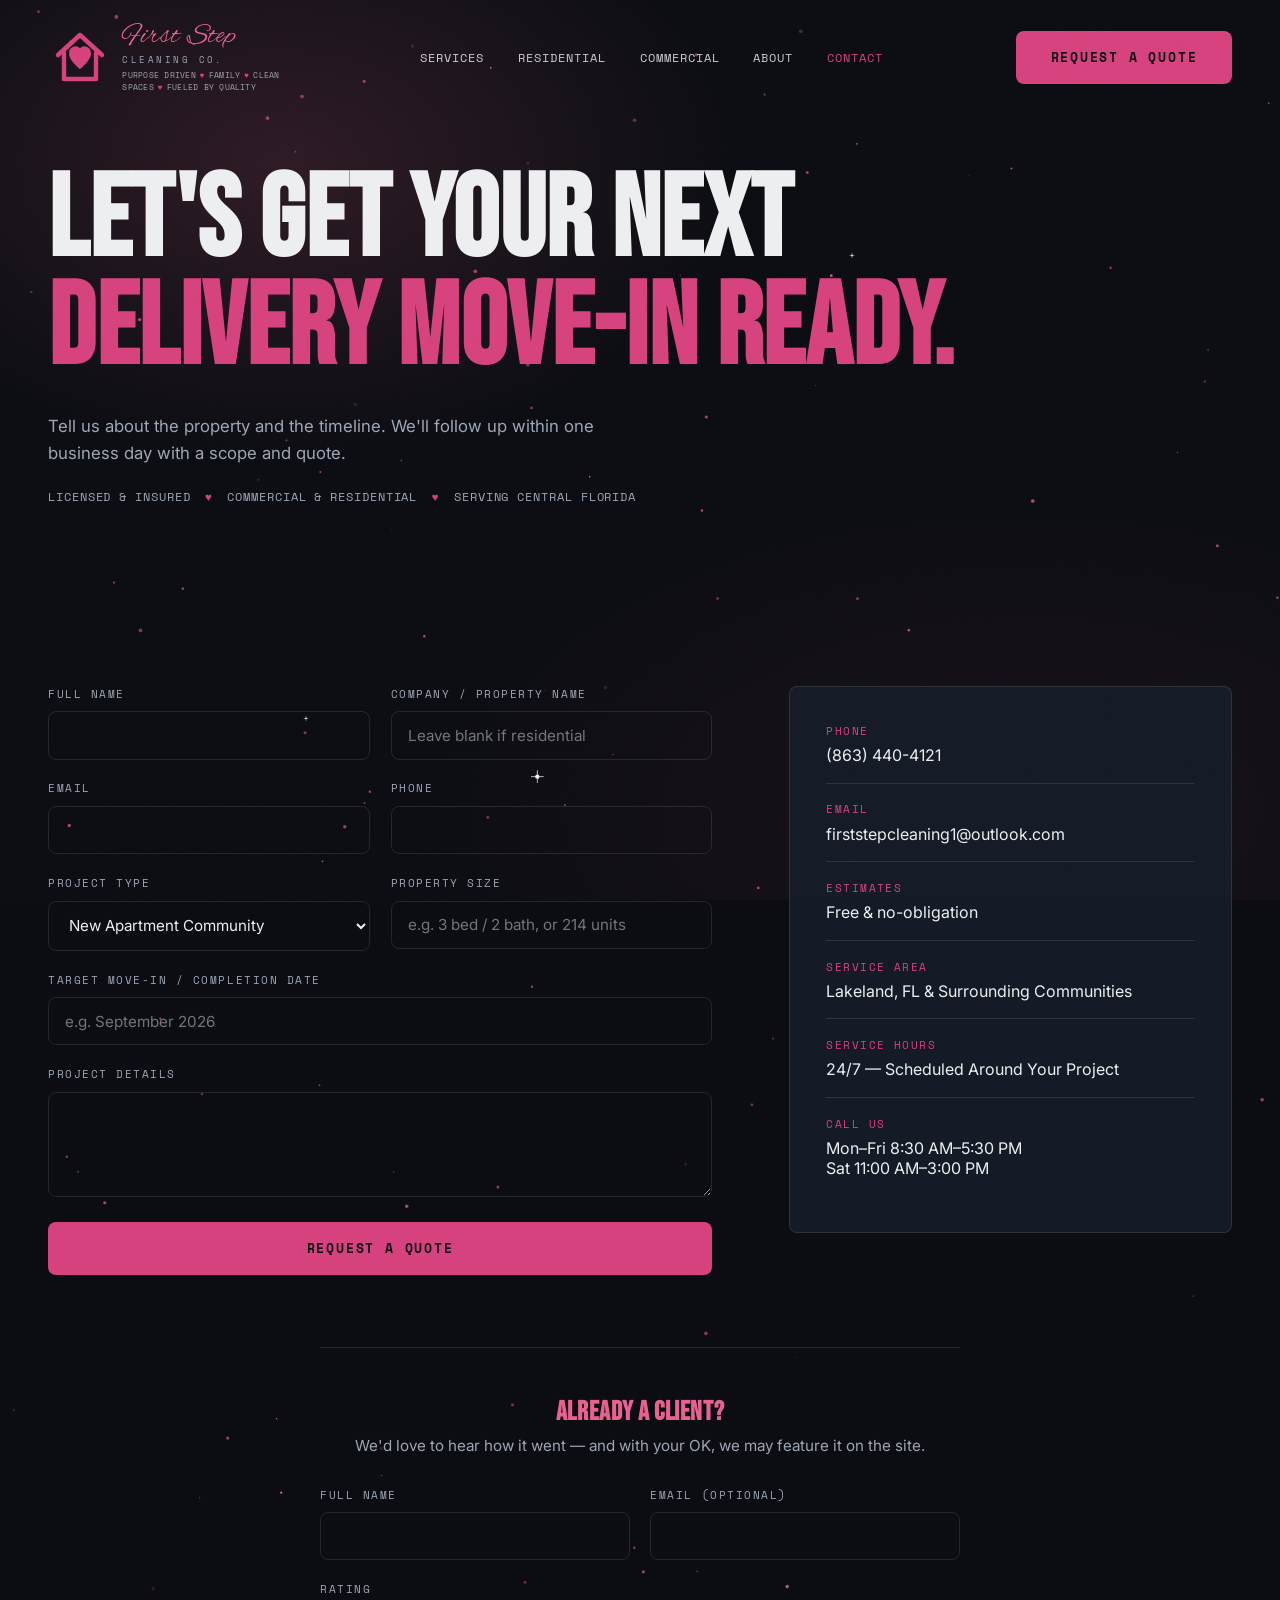
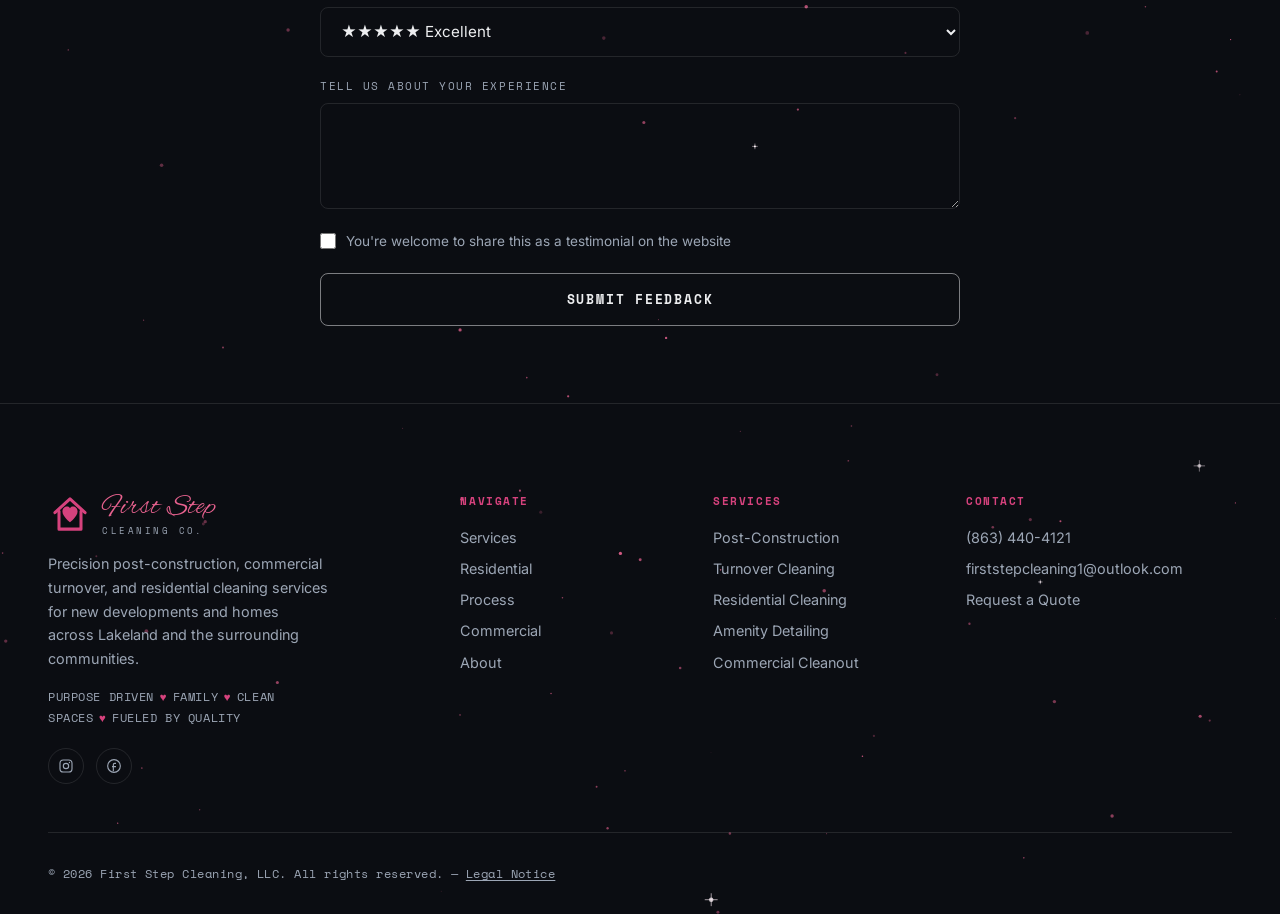
<file: contact.html>
<!DOCTYPE html>
<html lang="en">
<head>
<meta charset="UTF-8">
<meta name="viewport" content="width=device-width, initial-scale=1.0">
<title>Request a Quote | First Step Cleaning</title>
<meta name="description" content="Tell us about your property and timeline — First Step Cleaning follows up within one business day with a scope and quote.">
<link rel="canonical" href="https://firststepcleaning1.com/contact.html">
<meta property="og:type" content="website">
<meta property="og:url" content="https://firststepcleaning1.com/contact.html">
<meta property="og:site_name" content="First Step Cleaning">
<meta property="og:title" content="Request a Quote | First Step Cleaning">
<meta property="og:description" content="Tell us about your property and timeline — First Step Cleaning follows up within one business day with a scope and quote.">
<meta property="og:image" content="https://firststepcleaning1.com/images/social-preview.png">
<meta property="og:image:width" content="1200">
<meta property="og:image:height" content="630">
<meta name="twitter:card" content="summary_large_image">
<meta name="twitter:title" content="Request a Quote | First Step Cleaning">
<meta name="twitter:description" content="Tell us about your property and timeline — First Step Cleaning follows up within one business day with a scope and quote.">
<meta name="twitter:image" content="https://firststepcleaning1.com/images/social-preview.png">
<link rel="icon" href="data:image/svg+xml,%3Csvg xmlns='http://www.w3.org/2000/svg' viewBox='0 0 32 32'%3E%3Crect width='32' height='32' rx='6' fill='%230B0D12'/%3E%3Cpath d='M6 15 L16 6 L26 15' stroke='%23D6427D' stroke-width='2.4' fill='none' stroke-linecap='round' stroke-linejoin='round'/%3E%3Cpath d='M16,21c-2,-1.7,-3.6,-3.1,-3.6,-4.9c0,-1.3,1,-2.3,2.3,-2.3c0.9,0,1.5,0.4,1.9,1.1c0.4,-0.7,1,-1.1,1.9,-1.1c1.3,0,2.3,1,2.3,2.3c0,1.8,-1.6,3.2,-3.6,4.9z' fill='%23D6427D'/%3E%3C/svg%3E">
<link rel="preconnect" href="https://fonts.googleapis.com">
<link rel="preconnect" href="https://fonts.gstatic.com" crossorigin>
<link href="https://fonts.googleapis.com/css2?family=Alex+Brush&family=Bebas+Neue&family=Inter:wght@400;500;600;700;800&family=Space+Mono:wght@400;700&display=swap" rel="stylesheet">
<link rel="stylesheet" href="styles.css">
<script type="application/ld+json">
{
  "@context": "https://schema.org",
  "@type": "HomeAndConstructionBusiness",
  "name": "First Step Cleaning",
  "legalName": "First Step Cleaning, LLC",
  "url": "https://firststepcleaning1.com/",
  "telephone": "+18634404121",
  "email": "firststepcleaning1@outlook.com",
  "image": "https://firststepcleaning1.com/images/social-preview.png",
  "logo": "https://firststepcleaning1.com/images/social-preview.png",
  "description": "First Step Cleaning delivers precision post-construction, turnover, and residential cleaning for new developments, commercial spaces, and homes in Lakeland, Florida and surrounding communities.",
  "founder": {
    "@type": "Person",
    "name": "Stacey White",
    "jobTitle": "Visionary Founder"
  },
  "areaServed": {
    "@type": "City",
    "name": "Lakeland",
    "containedInPlace": {
      "@type": "AdministrativeArea",
      "name": "Florida"
    }
  },
  "address": {
    "@type": "PostalAddress",
    "addressLocality": "Lakeland",
    "addressRegion": "FL",
    "addressCountry": "US"
  },
  "hasOfferCatalog": {
    "@type": "OfferCatalog",
    "name": "Cleaning Services",
    "itemListElement": [
      {
        "@type": "Offer",
        "itemOffered": {
          "@type": "Service",
          "name": "Post-Construction Cleanup"
        }
      },
      {
        "@type": "Offer",
        "itemOffered": {
          "@type": "Service",
          "name": "Unit Turnover Cleaning"
        }
      },
      {
        "@type": "Offer",
        "itemOffered": {
          "@type": "Service",
          "name": "Amenity & Common Area Detailing"
        }
      },
      {
        "@type": "Offer",
        "itemOffered": {
          "@type": "Service",
          "name": "Office & Commercial Cleanout"
        }
      },
      {
        "@type": "Offer",
        "itemOffered": {
          "@type": "Service",
          "name": "Punch-List & Touch-Up Cleaning"
        }
      },
      {
        "@type": "Offer",
        "itemOffered": {
          "@type": "Service",
          "name": "Move-In Ready Certification"
        }
      },
      {
        "@type": "Offer",
        "itemOffered": {
          "@type": "Service",
          "name": "New-Construction & Move-In Home Deep Cleaning"
        }
      },
      {
        "@type": "Offer",
        "itemOffered": {
          "@type": "Service",
          "name": "Recurring Residential Cleaning"
        }
      },
      {
        "@type": "Offer",
        "itemOffered": {
          "@type": "Service",
          "name": "Pressure Washing"
        }
      },
      {
        "@type": "Offer",
        "name": "Free Estimate",
        "price": "0",
        "priceCurrency": "USD",
        "itemOffered": {
          "@type": "Service",
          "name": "On-site cleaning estimate"
        }
      }
    ]
  },
  "openingHoursSpecification": [
    {
      "@type": "OpeningHoursSpecification",
      "dayOfWeek": [
        "Monday",
        "Tuesday",
        "Wednesday",
        "Thursday",
        "Friday"
      ],
      "opens": "08:30",
      "closes": "17:30"
    },
    {
      "@type": "OpeningHoursSpecification",
      "dayOfWeek": "Saturday",
      "opens": "11:00",
      "closes": "15:00"
    }
  ]
}
</script>
</head>
<body>

<a href="#main-content" class="skip-link">Skip to main content</a>
<div class="grain" aria-hidden="true"></div>

<!-- ============================= HEADER ============================= -->
<header class="site-header" id="siteHeader">
  <div class="container nav-inner">
    <a href="index.html" class="brand">
      <svg class="brand-mark" viewBox="0 0 32 32" fill="none" stroke="currentColor" stroke-width="2.2" stroke-linecap="round" stroke-linejoin="round"><path d="M5 15 L16 5 L27 15"/><path d="M8 14 V27 H24 V14"/><path d="M16,22 C16,22 10.5,17.8 10.5,14.2 C10.5,12.1 12,10.6 14,10.6 C14.9,10.6 15.6,11.1 16,11.8 C16.4,11.1 17.1,10.6 18,10.6 C20,10.6 21.5,12.1 21.5,14.2 C21.5,17.8 16,22 16,22 Z" fill="currentColor" stroke="none"/></svg>
      <span class="brand-word"><span class="brand-script">First Step</span><small>CLEANING CO.</small><span class="brand-tagline">Purpose Driven<span class="dot">♥</span>Family<span class="dot">♥</span>Clean Spaces<span class="dot">♥</span>Fueled by Quality</span></span>
    </a>
    <nav class="nav-links">
      <a href="services.html">Services</a>
      <a href="residential.html">Residential</a>
      <a href="work.html">Commercial</a>
      <a href="about.html">About</a>
      <a href="contact.html" class="active">Contact</a>
    </nav>
    <div class="nav-cta">
      <a href="contact.html" class="btn btn-primary">Request a Quote</a>
      <button class="menu-toggle" id="menuToggle" aria-label="Toggle menu" aria-expanded="false">
        <span></span><span></span><span></span>
      </button>
    </div>
  </div>
</header>

<nav class="mobile-nav" id="mobileNav">
  <a href="services.html">Services</a>
  <a href="residential.html">Residential</a>
  <a href="work.html">Commercial</a>
  <a href="about.html">About</a>
  <a href="contact.html" class="active">Contact</a>
</nav>

<main id="main-content">

<!-- ============================= PAGE HEADER ============================= -->
<section class="page-header dark-section particle-zone section-glow">
  <canvas class="particle-field"></canvas>
  <div class="container">
    <div class="section-head reveal">
      <h1 class="hero-title"><span class="line-1">Let's Get Your Next</span><span class="line-2">Delivery Move-In Ready.</span></h1>
      <p class="section-lede">Tell us about the property and the timeline. We'll follow up within one business day with a scope and quote.</p>
      <div class="trust-line">
        <span>Licensed &amp; Insured</span><span class="dot">♥</span>
        <span>Commercial &amp; Residential</span><span class="dot">♥</span>
        <span>Serving Central Florida</span>
      </div>
    </div>
  </div>
</section>

<!-- ============================= CONTACT ============================= -->
<section class="dark-section particle-zone section-glow" id="contact">
  <canvas class="particle-field"></canvas>
  <div class="container">
    <div class="contact-grid">
      <form class="quote-form reveal" id="quoteForm" name="quote-request" method="POST" data-netlify="true" netlify-honeypot="bot-field">
        <input type="hidden" name="form-name" value="quote-request">
        <p style="position:absolute;left:-9999px;width:1px;height:1px;overflow:hidden;" aria-hidden="true"><label>Leave this field blank if you're human: <input name="bot-field" tabindex="-1" autocomplete="off"></label></p>
        <div class="field-row">
          <div class="field"><label for="fName">Full Name</label><input type="text" id="fName" name="name" required></div>
          <div class="field"><label for="fCompany">Company / Property Name</label><input type="text" id="fCompany" name="company" placeholder="Leave blank if residential"></div>
        </div>
        <div class="field-row">
          <div class="field"><label for="fEmail">Email</label><input type="email" id="fEmail" name="email" required></div>
          <div class="field"><label for="fPhone">Phone</label><input type="tel" id="fPhone" name="phone"></div>
        </div>
        <div class="field-row">
          <div class="field">
            <label for="fType">Project Type</label>
            <select id="fType" name="project-type">
              <option>New Apartment Community</option>
              <option>Condominium Development</option>
              <option>Office / Commercial</option>
              <option>Mixed-Use Development</option>
              <option>New-Construction / Move-In Home</option>
              <option>Recurring Home Cleaning</option>
              <option>Other</option>
            </select>
          </div>
          <div class="field"><label for="fSize">Property Size</label><input type="text" id="fSize" name="property-size" placeholder="e.g. 3 bed / 2 bath, or 214 units"></div>
        </div>
        <div class="field"><label for="fTimeline">Target Move-In / Completion Date</label><input type="text" id="fTimeline" name="timeline" placeholder="e.g. September 2026"></div>
        <div class="field"><label for="fMsg">Project Details</label><textarea id="fMsg" name="message" rows="4"></textarea></div>
        <button type="submit" class="btn btn-primary btn-block">Request a Quote</button>
      </form>
      <div class="form-success" id="formSuccess">
        <h3>Received.</h3>
        <p>Thanks — we'll follow up within one business day to schedule a walkthrough.</p>
      </div>
      <div class="info-card reveal reveal-delay-1">
        <div class="info-row"><div class="info-label">Phone</div><div class="info-value"><a href="tel:+18634404121">(863) 440-4121</a></div></div>
        <div class="info-row"><div class="info-label">Email</div><div class="info-value"><a href="mailto:firststepcleaning1@outlook.com">firststepcleaning1@outlook.com</a></div></div>
        <div class="info-row"><div class="info-label">Estimates</div><div class="info-value">Free &amp; no-obligation</div></div>
        <div class="info-row"><div class="info-label">Service Area</div><div class="info-value">Lakeland, FL &amp; Surrounding Communities</div></div>
        <div class="info-row"><div class="info-label">Service Hours</div><div class="info-value">24/7 — Scheduled Around Your Project</div></div>
        <div class="info-row"><div class="info-label">Call Us</div><div class="info-value">Mon–Fri 8:30 AM–5:30 PM<br>Sat 11:00 AM–3:00 PM</div></div>
      </div>
    </div>

    <div class="feedback-block reveal">
      <div class="feedback-head">
        <h3>Already A Client?</h3>
        <p>We'd love to hear how it went — and with your OK, we may feature it on the site.</p>
      </div>
      <form class="quote-form" id="feedbackForm" name="client-feedback" method="POST" data-netlify="true" netlify-honeypot="bot-field">
        <input type="hidden" name="form-name" value="client-feedback">
        <p style="position:absolute;left:-9999px;width:1px;height:1px;overflow:hidden;" aria-hidden="true"><label>Leave this field blank if you're human: <input name="bot-field" tabindex="-1" autocomplete="off"></label></p>
        <div class="field-row">
          <div class="field"><label for="fbName">Full Name</label><input type="text" id="fbName" name="name" required></div>
          <div class="field"><label for="fbEmail">Email (optional)</label><input type="email" id="fbEmail" name="email"></div>
        </div>
        <div class="field">
          <label for="fbRating">Rating</label>
          <select id="fbRating" name="rating">
            <option>★★★★★ Excellent</option>
            <option>★★★★☆ Great</option>
            <option>★★★☆☆ Good</option>
            <option>★★☆☆☆ Fair</option>
            <option>★☆☆☆☆ Poor</option>
          </select>
        </div>
        <div class="field"><label for="fbComments">Tell Us About Your Experience</label><textarea id="fbComments" name="comments" rows="4" required></textarea></div>
        <label class="feedback-consent"><input type="checkbox" name="may-share" value="Yes"> You're welcome to share this as a testimonial on the website</label>
        <button type="submit" class="btn btn-outline btn-block">Submit Feedback</button>
      </form>
      <div class="form-success" id="feedbackSuccess">
        <h3>Thank You.</h3>
        <p>We appreciate you taking the time — it genuinely helps.</p>
      </div>
    </div>
  </div>
</section>

</main>

<!-- ============================= FOOTER ============================= -->
<footer class="particle-zone">
  <canvas class="particle-field"></canvas>
  <div class="container">
    <div class="footer-grid">
      <div class="footer-brand">
        <a href="index.html" class="brand">
          <svg class="brand-mark" viewBox="0 0 32 32" fill="none" stroke="currentColor" stroke-width="2.2" stroke-linecap="round" stroke-linejoin="round"><path d="M5 15 L16 5 L27 15"/><path d="M8 14 V27 H24 V14"/><path d="M16,22 C16,22 10.5,17.8 10.5,14.2 C10.5,12.1 12,10.6 14,10.6 C14.9,10.6 15.6,11.1 16,11.8 C16.4,11.1 17.1,10.6 18,10.6 C20,10.6 21.5,12.1 21.5,14.2 C21.5,17.8 16,22 16,22 Z" fill="currentColor" stroke="none"/></svg>
          <span class="brand-word"><span class="brand-script">First Step</span><small>CLEANING CO.</small></span>
        </a>
        <p>Precision post-construction, commercial turnover, and residential cleaning services for new developments and homes across Lakeland and the surrounding communities.</p>
        <p class="footer-tagline">Purpose Driven<span class="dot">♥</span>Family<span class="dot">♥</span>Clean Spaces<span class="dot">♥</span>Fueled by Quality</p>
        <div class="social-row">
          <a href="https://www.instagram.com/firststepcleaning1/" target="_blank" rel="noopener noreferrer" aria-label="Instagram"><svg viewBox="0 0 24 24" fill="none" stroke="currentColor" stroke-width="1.7"><rect x="3" y="3" width="18" height="18" rx="5"/><circle cx="12" cy="12" r="4"/><circle cx="17.2" cy="6.8" r="1" fill="currentColor" stroke="none"/></svg></a>
          <a href="https://www.facebook.com/profile.php?id=61592242377819" target="_blank" rel="noopener noreferrer" aria-label="Facebook"><svg viewBox="0 0 24 24" fill="none" stroke="currentColor" stroke-width="1.7"><path d="M15 8h-2a2 2 0 0 0-2 2v10M9 13h6"/><circle cx="12" cy="12" r="9.5"/></svg></a>
        </div>
      </div>
      <div class="footer-col">
        <h4>Navigate</h4>
        <ul><li><a href="services.html">Services</a></li><li><a href="residential.html">Residential</a></li><li><a href="services.html#process">Process</a></li><li><a href="work.html">Commercial</a></li><li><a href="about.html">About</a></li></ul>
      </div>
      <div class="footer-col">
        <h4>Services</h4>
        <ul><li><a href="services.html">Post-Construction</a></li><li><a href="services.html">Turnover Cleaning</a></li><li><a href="residential.html">Residential Cleaning</a></li><li><a href="services.html">Amenity Detailing</a></li><li><a href="services.html">Commercial Cleanout</a></li></ul>
      </div>
      <div class="footer-col">
        <h4>Contact</h4>
        <ul><li><a href="tel:+18634404121">(863) 440-4121</a></li><li><a href="mailto:firststepcleaning1@outlook.com">firststepcleaning1@outlook.com</a></li><li><a href="contact.html">Request a Quote</a></li></ul>
      </div>
    </div>
    <div class="footer-bottom">
      <span>© <span class="copy-year">2026</span> First Step Cleaning, LLC. All rights reserved. — <a href="legal.html" class="footer-legal-link">Legal Notice</a></span>
    </div>
  </div>
</footer>

<script src="main.js"></script>
</body>
</html>
</file>
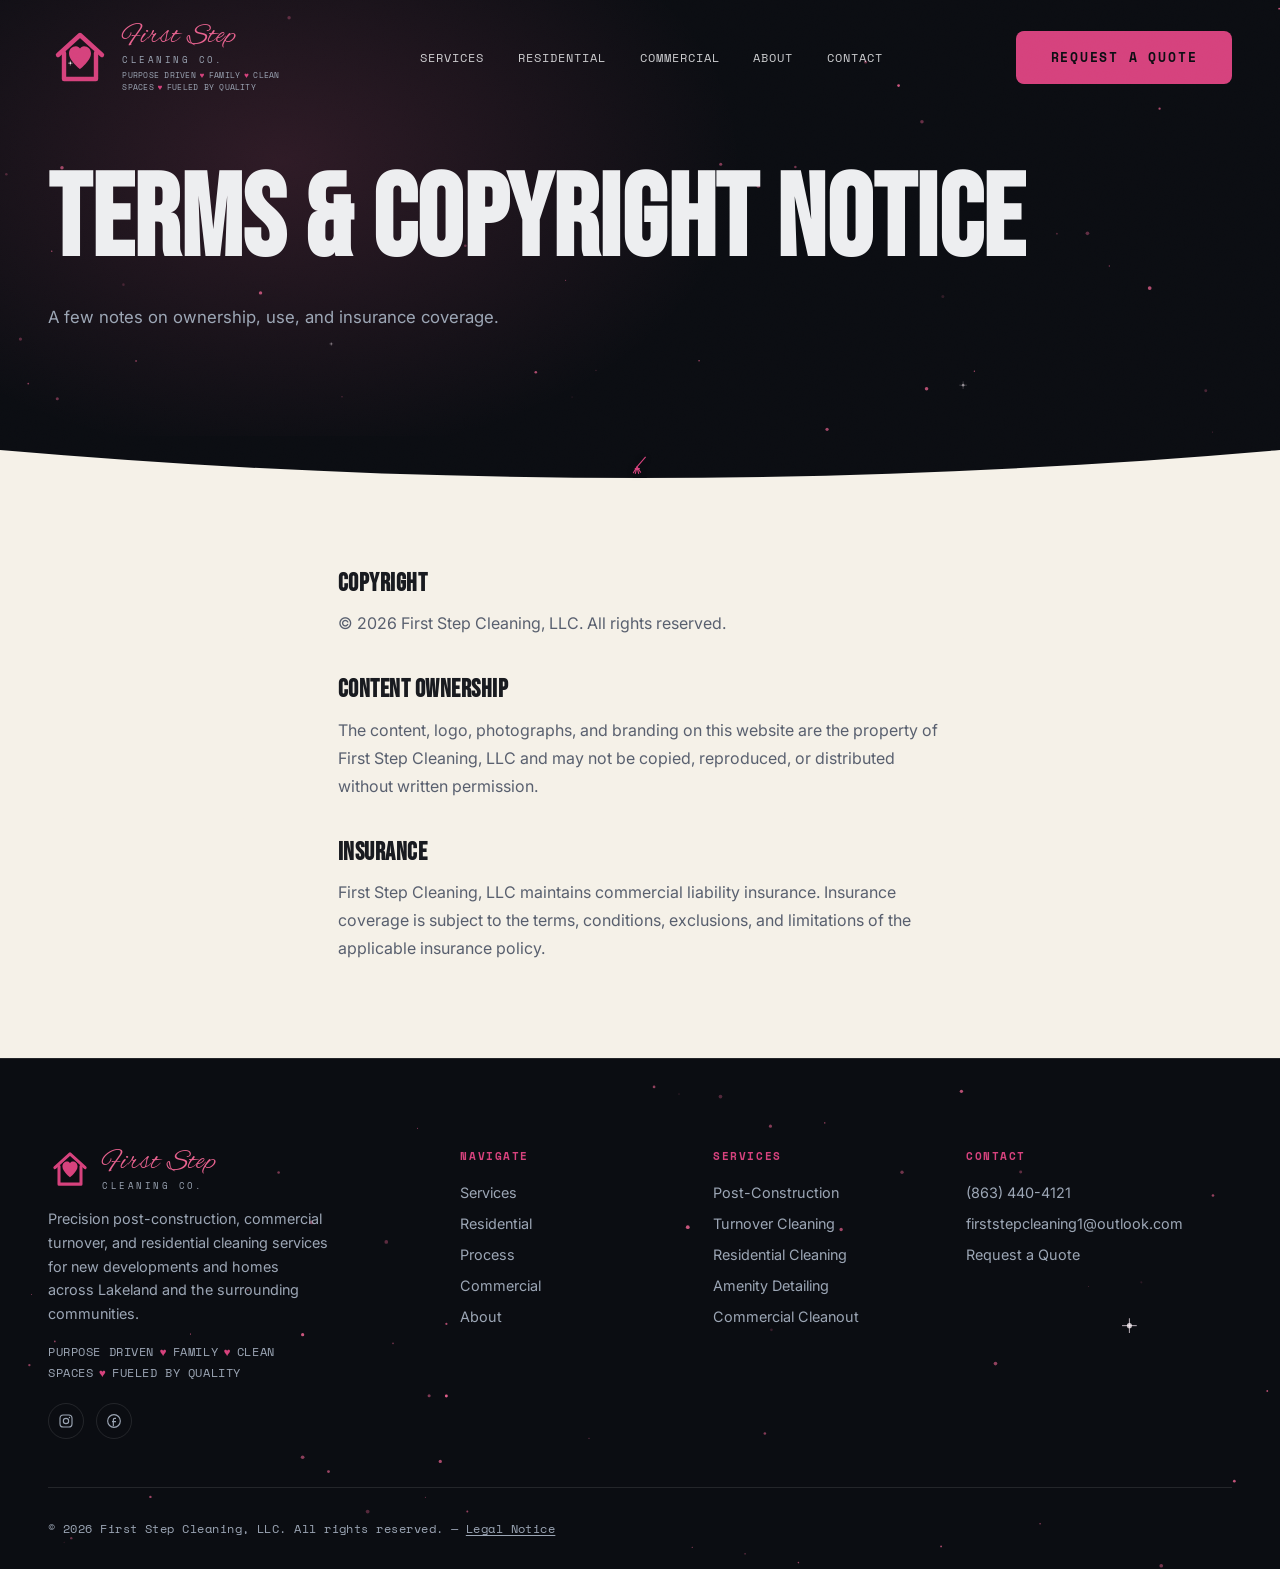
<file: legal.html>
<!DOCTYPE html>
<html lang="en">
<head>
<meta charset="UTF-8">
<meta name="viewport" content="width=device-width, initial-scale=1.0">
<title>Legal Notice | First Step Cleaning</title>
<meta name="description" content="Copyright, content ownership, and insurance information for First Step Cleaning.">
<meta name="robots" content="noindex, follow">
<link rel="canonical" href="https://firststepcleaning1.com/legal.html">
<meta property="og:url" content="https://firststepcleaning1.com/legal.html">
<meta property="og:title" content="Legal Notice | First Step Cleaning">
<meta property="og:image" content="https://firststepcleaning1.com/images/social-preview.png">
<link rel="icon" href="data:image/svg+xml,%3Csvg xmlns='http://www.w3.org/2000/svg' viewBox='0 0 32 32'%3E%3Crect width='32' height='32' rx='6' fill='%230B0D12'/%3E%3Cpath d='M6 15 L16 6 L26 15' stroke='%23D6427D' stroke-width='2.4' fill='none' stroke-linecap='round' stroke-linejoin='round'/%3E%3Cpath d='M16,21c-2,-1.7,-3.6,-3.1,-3.6,-4.9c0,-1.3,1,-2.3,2.3,-2.3c0.9,0,1.5,0.4,1.9,1.1c0.4,-0.7,1,-1.1,1.9,-1.1c1.3,0,2.3,1,2.3,2.3c0,1.8,-1.6,3.2,-3.6,4.9z' fill='%23D6427D'/%3E%3C/svg%3E">
<link rel="preconnect" href="https://fonts.googleapis.com">
<link rel="preconnect" href="https://fonts.gstatic.com" crossorigin>
<link href="https://fonts.googleapis.com/css2?family=Alex+Brush&family=Bebas+Neue&family=Inter:wght@400;500;600;700;800&family=Space+Mono:wght@400;700&display=swap" rel="stylesheet">
<link rel="stylesheet" href="styles.css">
</head>
<body>

<a href="#main-content" class="skip-link">Skip to main content</a>
<div class="grain" aria-hidden="true"></div>

<!-- ============================= HEADER ============================= -->
<header class="site-header" id="siteHeader">
  <div class="container nav-inner">
    <a href="index.html" class="brand">
      <svg class="brand-mark" viewBox="0 0 32 32" fill="none" stroke="currentColor" stroke-width="2.2" stroke-linecap="round" stroke-linejoin="round"><path d="M5 15 L16 5 L27 15"/><path d="M8 14 V27 H24 V14"/><path d="M16,22 C16,22 10.5,17.8 10.5,14.2 C10.5,12.1 12,10.6 14,10.6 C14.9,10.6 15.6,11.1 16,11.8 C16.4,11.1 17.1,10.6 18,10.6 C20,10.6 21.5,12.1 21.5,14.2 C21.5,17.8 16,22 16,22 Z" fill="currentColor" stroke="none"/></svg>
      <span class="brand-word"><span class="brand-script">First Step</span><small>CLEANING CO.</small><span class="brand-tagline">Purpose Driven<span class="dot">♥</span>Family<span class="dot">♥</span>Clean Spaces<span class="dot">♥</span>Fueled by Quality</span></span>
    </a>
    <nav class="nav-links">
      <a href="services.html">Services</a>
      <a href="residential.html">Residential</a>
      <a href="work.html">Commercial</a>
      <a href="about.html">About</a>
      <a href="contact.html">Contact</a>
    </nav>
    <div class="nav-cta">
      <a href="contact.html" class="btn btn-primary">Request a Quote</a>
      <button class="menu-toggle" id="menuToggle" aria-label="Toggle menu" aria-expanded="false">
        <span></span><span></span><span></span>
      </button>
    </div>
  </div>
</header>

<nav class="mobile-nav" id="mobileNav">
  <a href="services.html">Services</a>
  <a href="residential.html">Residential</a>
  <a href="work.html">Commercial</a>
  <a href="about.html">About</a>
  <a href="contact.html">Contact</a>
</nav>

<main id="main-content">

<!-- ============================= PAGE HEADER ============================= -->
<section class="page-header dark-section particle-zone section-glow">
  <canvas class="particle-field"></canvas>
  <div class="container">
    <div class="section-head reveal">
      <h1 class="hero-title"><span class="line-1">Terms &amp; Copyright Notice</span></h1>
      <p class="section-lede">A few notes on ownership, use, and insurance coverage.</p>
    </div>
  </div>
</section>
<div class="wave-divider" style="background:var(--ink);" aria-hidden="true"><svg class="wave-shape" viewBox="0 0 1200 60" preserveAspectRatio="none"><path d="M0,15 C400,55 800,55 1200,15 L1200,60 L0,60 Z" fill="var(--cream)"/></svg><svg class="wave-icon" viewBox="0 0 40 40" fill="none" stroke="currentColor" stroke-width="1.8" stroke-linecap="round" stroke-linejoin="round"><path d="M29 7 L15 23"/><path d="M15 23 L9 33 M15 23 L12.3 34 M15 23 L17.7 34 M15 23 L21 32"/><path d="M12 26 L19 26"/></svg></div>

<!-- ============================= LEGAL CONTENT ============================= -->
<section class="light-section">
  <div class="container legal-content">
    <h2>Copyright</h2>
    <p>© <span class="copy-year">2026</span> First Step Cleaning, LLC. All rights reserved.</p>

    <h2>Content Ownership</h2>
    <p>The content, logo, photographs, and branding on this website are the property of First Step Cleaning, LLC and may not be copied, reproduced, or distributed without written permission.</p>

    <h2>Insurance</h2>
    <p>First Step Cleaning, LLC maintains commercial liability insurance. Insurance coverage is subject to the terms, conditions, exclusions, and limitations of the applicable insurance policy.</p>
  </div>
</section>

</main>

<!-- ============================= FOOTER ============================= -->
<footer class="particle-zone">
  <canvas class="particle-field"></canvas>
  <div class="container">
    <div class="footer-grid">
      <div class="footer-brand">
        <a href="index.html" class="brand">
          <svg class="brand-mark" viewBox="0 0 32 32" fill="none" stroke="currentColor" stroke-width="2.2" stroke-linecap="round" stroke-linejoin="round"><path d="M5 15 L16 5 L27 15"/><path d="M8 14 V27 H24 V14"/><path d="M16,22 C16,22 10.5,17.8 10.5,14.2 C10.5,12.1 12,10.6 14,10.6 C14.9,10.6 15.6,11.1 16,11.8 C16.4,11.1 17.1,10.6 18,10.6 C20,10.6 21.5,12.1 21.5,14.2 C21.5,17.8 16,22 16,22 Z" fill="currentColor" stroke="none"/></svg>
          <span class="brand-word"><span class="brand-script">First Step</span><small>CLEANING CO.</small></span>
        </a>
        <p>Precision post-construction, commercial turnover, and residential cleaning services for new developments and homes across Lakeland and the surrounding communities.</p>
        <p class="footer-tagline">Purpose Driven<span class="dot">♥</span>Family<span class="dot">♥</span>Clean Spaces<span class="dot">♥</span>Fueled by Quality</p>
        <div class="social-row">
          <a href="https://www.instagram.com/firststepcleaning1/" target="_blank" rel="noopener noreferrer" aria-label="Instagram"><svg viewBox="0 0 24 24" fill="none" stroke="currentColor" stroke-width="1.7"><rect x="3" y="3" width="18" height="18" rx="5"/><circle cx="12" cy="12" r="4"/><circle cx="17.2" cy="6.8" r="1" fill="currentColor" stroke="none"/></svg></a>
          <a href="https://www.facebook.com/profile.php?id=61592242377819" target="_blank" rel="noopener noreferrer" aria-label="Facebook"><svg viewBox="0 0 24 24" fill="none" stroke="currentColor" stroke-width="1.7"><path d="M15 8h-2a2 2 0 0 0-2 2v10M9 13h6"/><circle cx="12" cy="12" r="9.5"/></svg></a>
        </div>
      </div>
      <div class="footer-col">
        <h4>Navigate</h4>
        <ul><li><a href="services.html">Services</a></li><li><a href="residential.html">Residential</a></li><li><a href="services.html#process">Process</a></li><li><a href="work.html">Commercial</a></li><li><a href="about.html">About</a></li></ul>
      </div>
      <div class="footer-col">
        <h4>Services</h4>
        <ul><li><a href="services.html">Post-Construction</a></li><li><a href="services.html">Turnover Cleaning</a></li><li><a href="residential.html">Residential Cleaning</a></li><li><a href="services.html">Amenity Detailing</a></li><li><a href="services.html">Commercial Cleanout</a></li></ul>
      </div>
      <div class="footer-col">
        <h4>Contact</h4>
        <ul><li><a href="tel:+18634404121">(863) 440-4121</a></li><li><a href="mailto:firststepcleaning1@outlook.com">firststepcleaning1@outlook.com</a></li><li><a href="contact.html">Request a Quote</a></li></ul>
      </div>
    </div>
    <div class="footer-bottom">
      <span>© <span class="copy-year">2026</span> First Step Cleaning, LLC. All rights reserved. — <a href="legal.html" class="footer-legal-link">Legal Notice</a></span>
    </div>
  </div>
</footer>

<script src="main.js"></script>
</body>
</html>
</file>
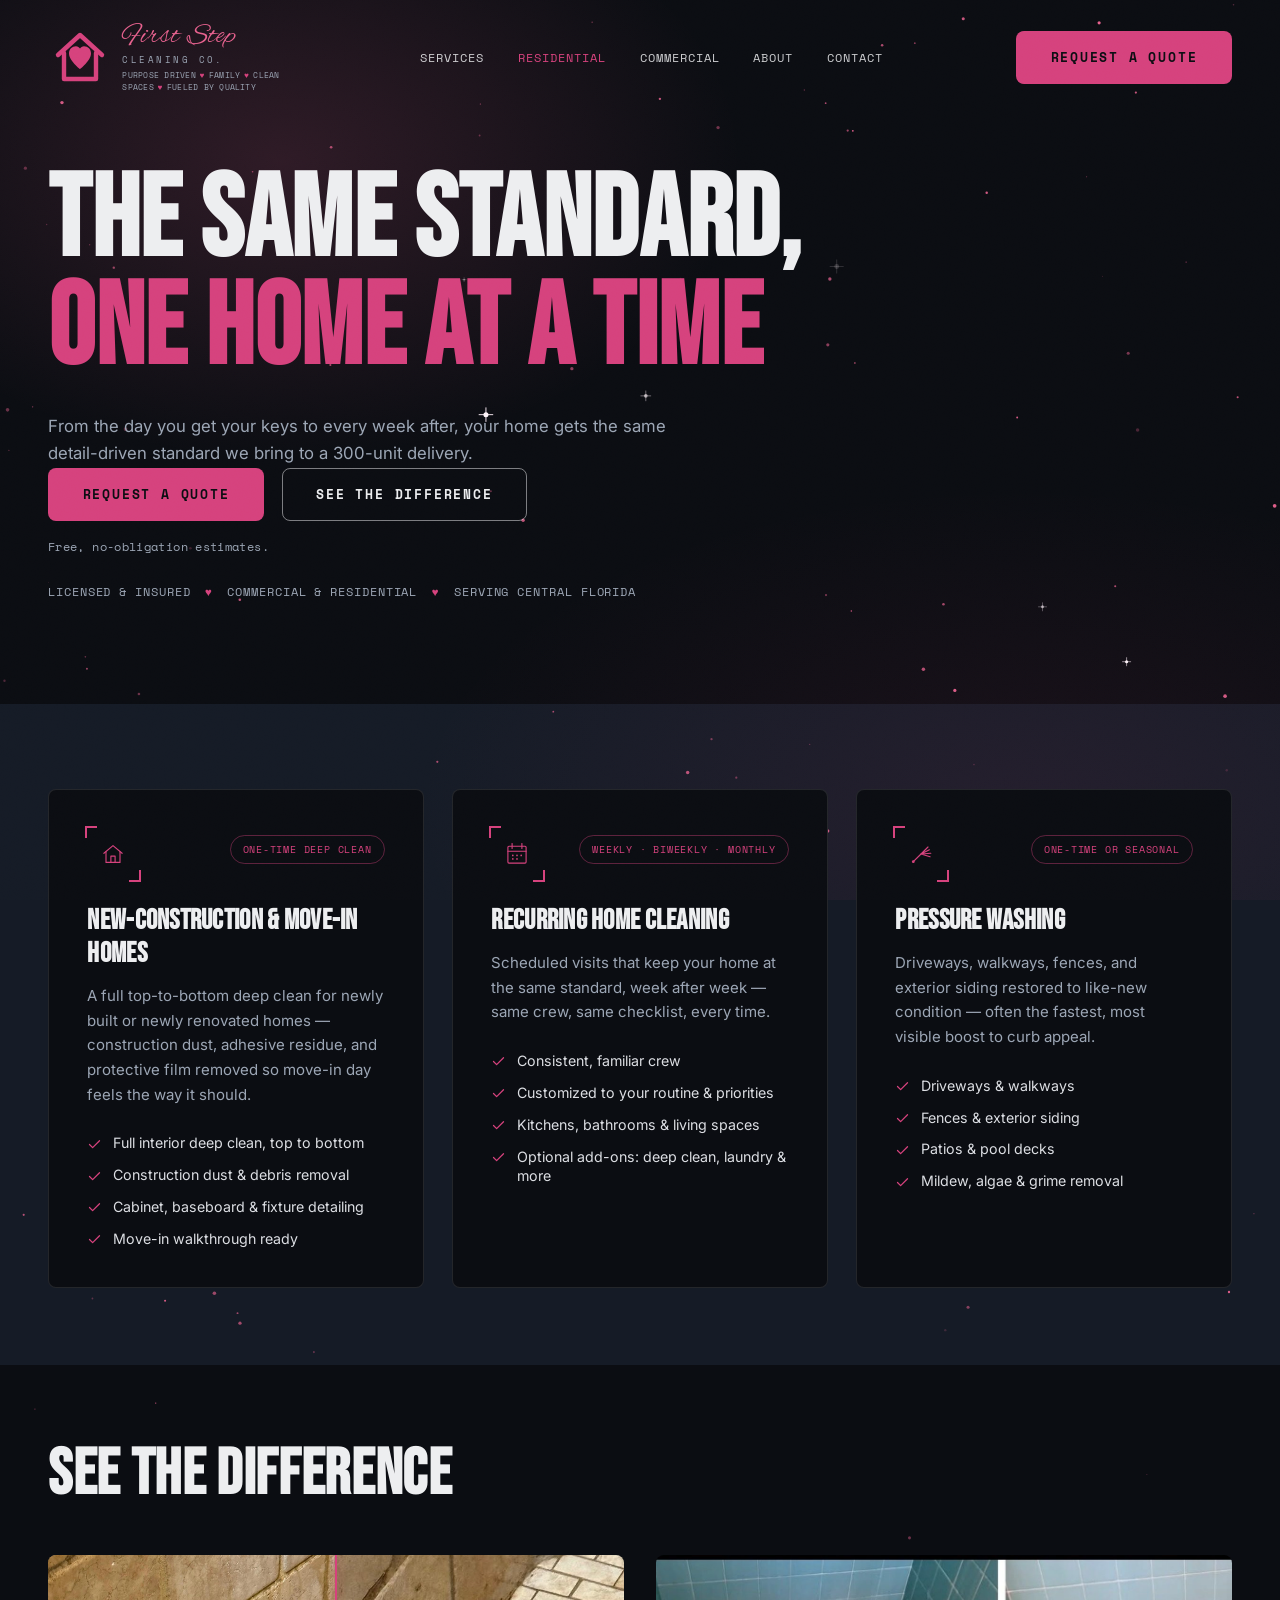
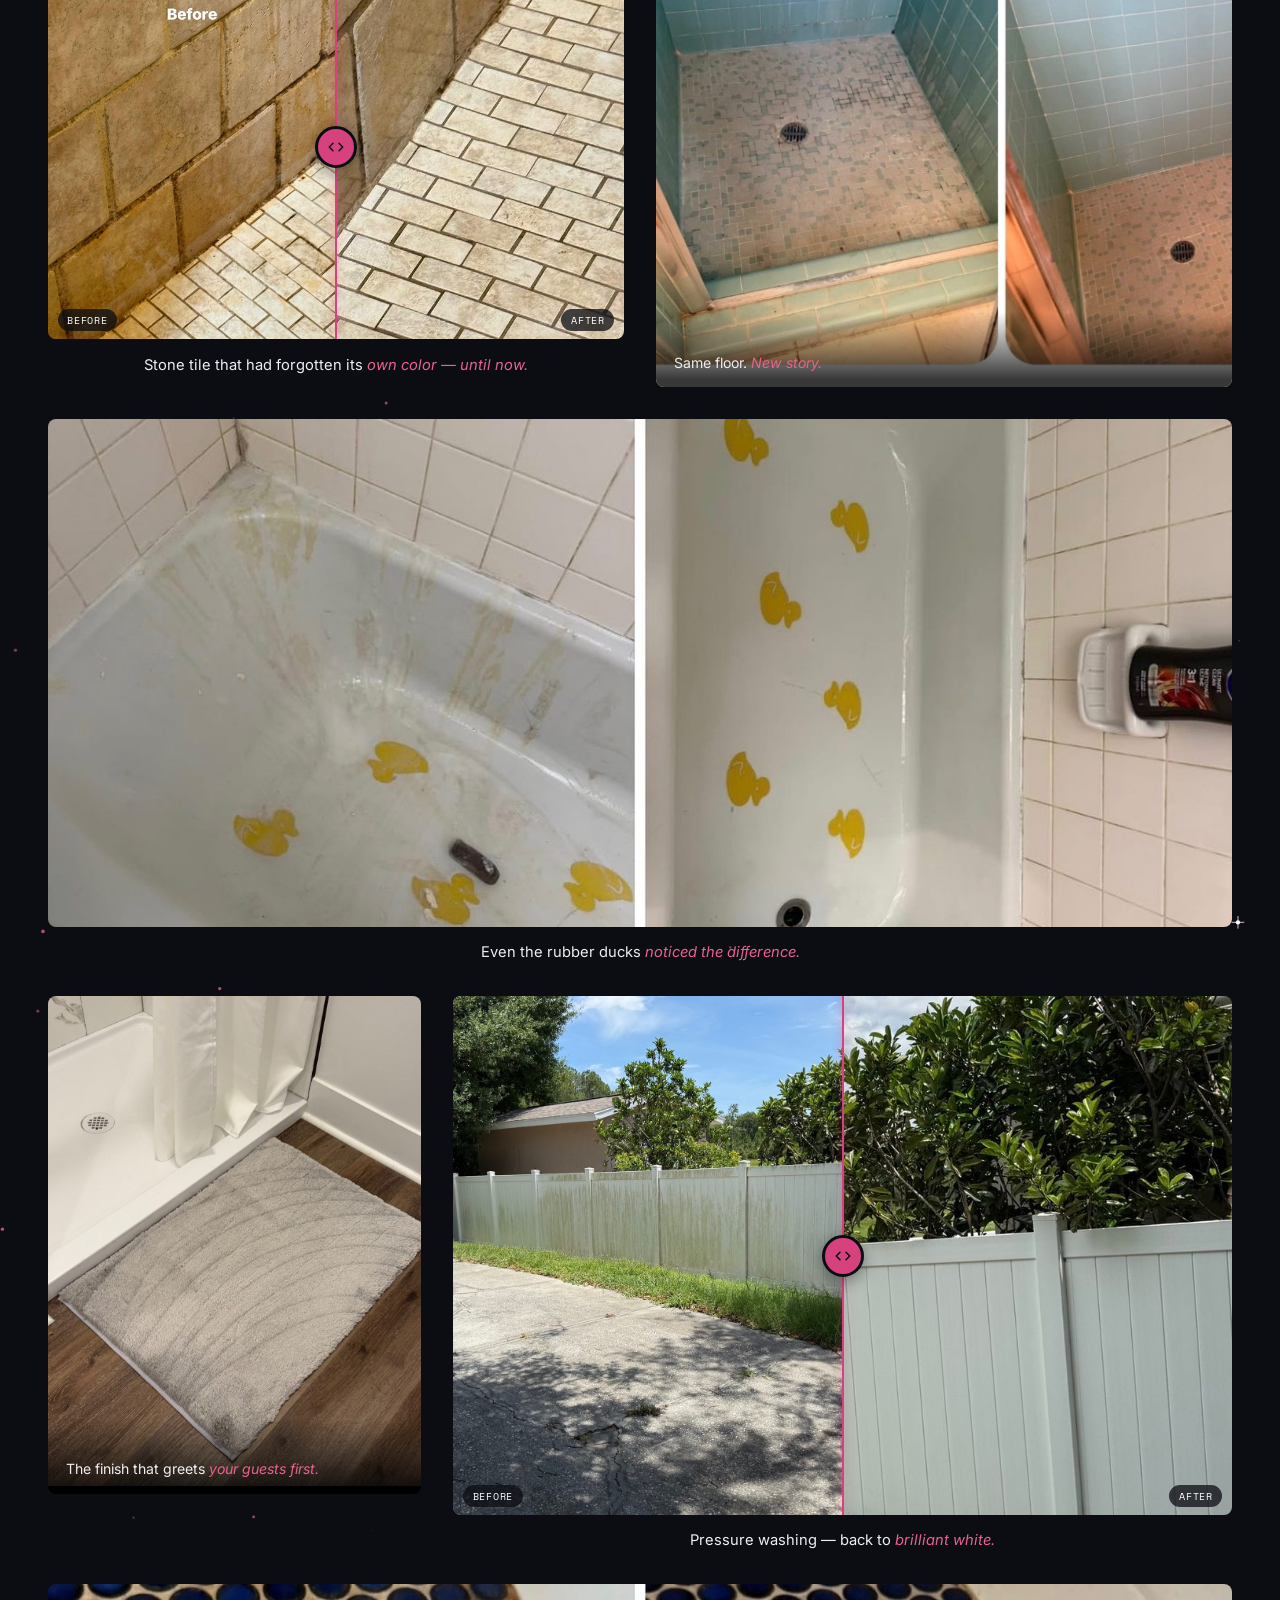
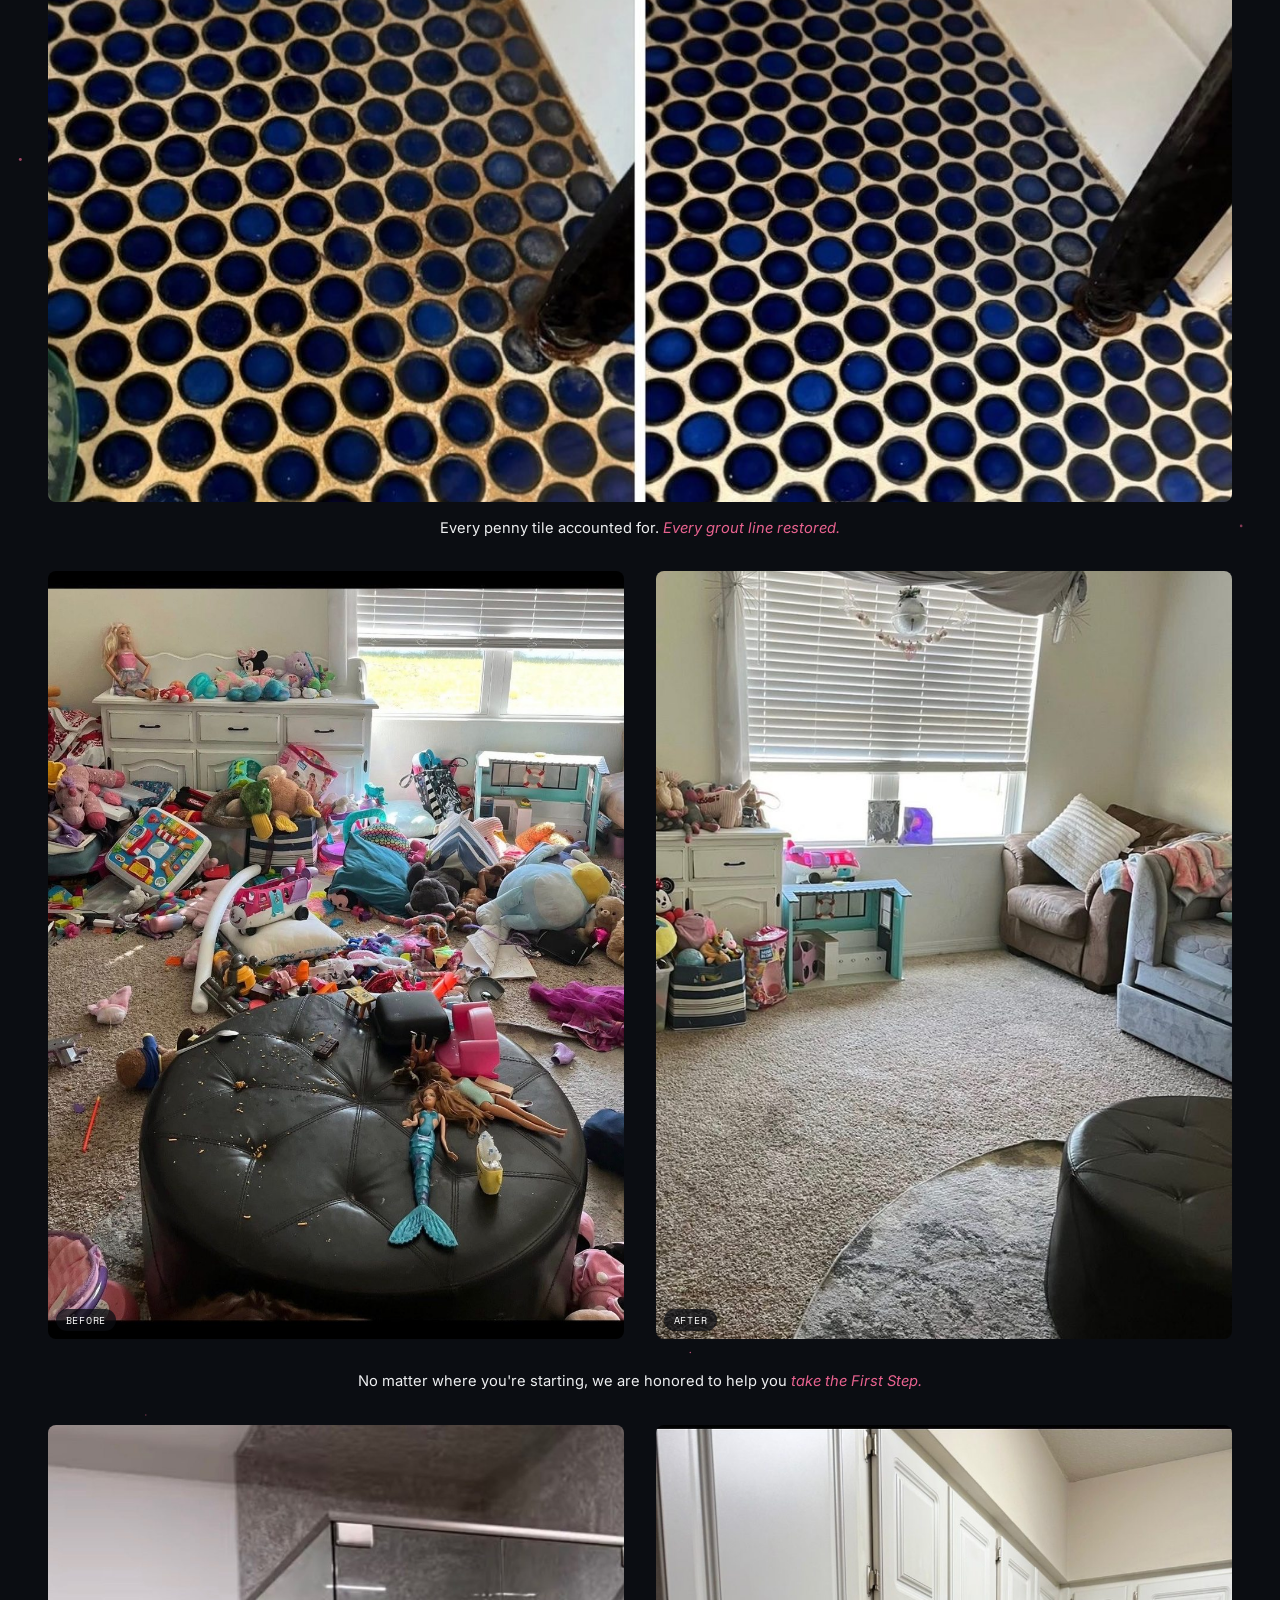
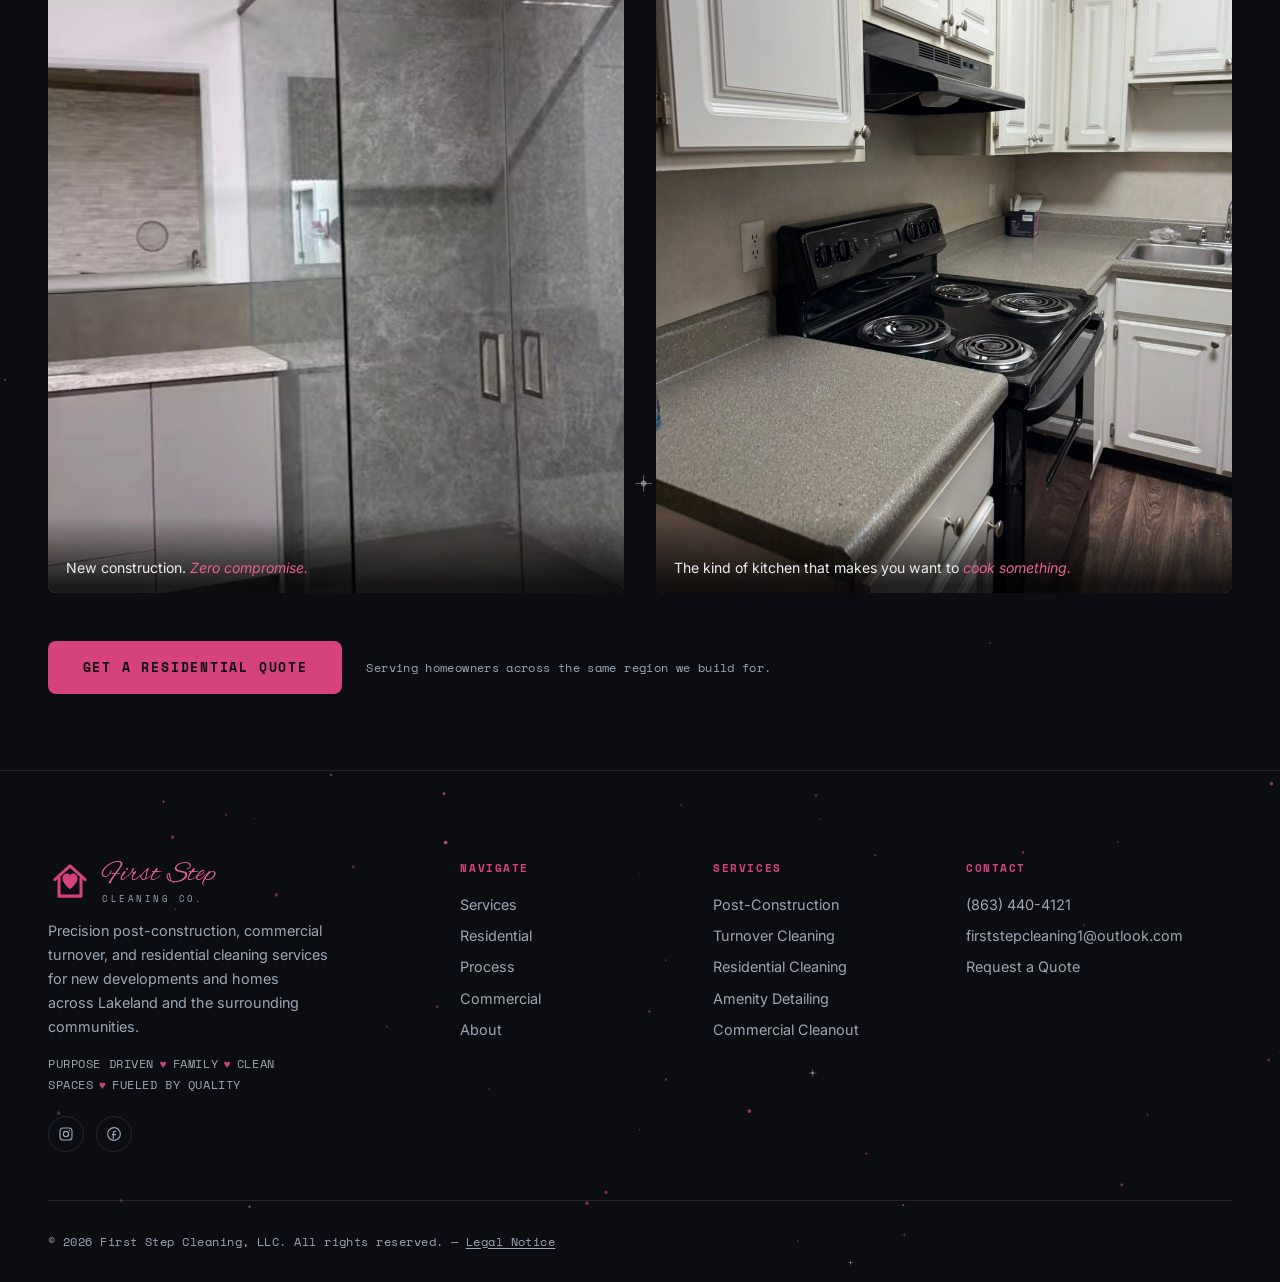
<file: residential.html>
<!DOCTYPE html>
<html lang="en">
<head>
<meta charset="UTF-8">
<meta name="viewport" content="width=device-width, initial-scale=1.0">
<title>Residential Cleaning Services | First Step Cleaning</title>
<meta name="description" content="One-time deep cleans for new-construction and move-in homes, plus recurring residential cleaning — from the team that cleans new developments at scale.">
<link rel="canonical" href="https://firststepcleaning1.com/residential.html">
<meta property="og:type" content="website">
<meta property="og:url" content="https://firststepcleaning1.com/residential.html">
<meta property="og:site_name" content="First Step Cleaning">
<meta property="og:title" content="Residential Cleaning Services | First Step Cleaning">
<meta property="og:description" content="One-time deep cleans for new-construction and move-in homes, plus recurring residential cleaning — from the team that cleans new developments at scale.">
<meta property="og:image" content="https://firststepcleaning1.com/images/social-preview.png">
<meta property="og:image:width" content="1200">
<meta property="og:image:height" content="630">
<meta name="twitter:card" content="summary_large_image">
<meta name="twitter:title" content="Residential Cleaning Services | First Step Cleaning">
<meta name="twitter:description" content="One-time deep cleans for new-construction and move-in homes, plus recurring residential cleaning — from the team that cleans new developments at scale.">
<meta name="twitter:image" content="https://firststepcleaning1.com/images/social-preview.png">
<link rel="icon" href="data:image/svg+xml,%3Csvg xmlns='http://www.w3.org/2000/svg' viewBox='0 0 32 32'%3E%3Crect width='32' height='32' rx='6' fill='%230B0D12'/%3E%3Cpath d='M6 15 L16 6 L26 15' stroke='%23D6427D' stroke-width='2.4' fill='none' stroke-linecap='round' stroke-linejoin='round'/%3E%3Cpath d='M16,21c-2,-1.7,-3.6,-3.1,-3.6,-4.9c0,-1.3,1,-2.3,2.3,-2.3c0.9,0,1.5,0.4,1.9,1.1c0.4,-0.7,1,-1.1,1.9,-1.1c1.3,0,2.3,1,2.3,2.3c0,1.8,-1.6,3.2,-3.6,4.9z' fill='%23D6427D'/%3E%3C/svg%3E">
<link rel="preconnect" href="https://fonts.googleapis.com">
<link rel="preconnect" href="https://fonts.gstatic.com" crossorigin>
<link href="https://fonts.googleapis.com/css2?family=Alex+Brush&family=Bebas+Neue&family=Inter:wght@400;500;600;700;800&family=Space+Mono:wght@400;700&display=swap" rel="stylesheet">
<link rel="stylesheet" href="styles.css">
<script type="application/ld+json">
{
  "@context": "https://schema.org",
  "@type": "HomeAndConstructionBusiness",
  "name": "First Step Cleaning",
  "legalName": "First Step Cleaning, LLC",
  "url": "https://firststepcleaning1.com/",
  "telephone": "+18634404121",
  "email": "firststepcleaning1@outlook.com",
  "image": "https://firststepcleaning1.com/images/social-preview.png",
  "logo": "https://firststepcleaning1.com/images/social-preview.png",
  "description": "First Step Cleaning delivers precision post-construction, turnover, and residential cleaning for new developments, commercial spaces, and homes in Lakeland, Florida and surrounding communities.",
  "founder": {
    "@type": "Person",
    "name": "Stacey White",
    "jobTitle": "Visionary Founder"
  },
  "areaServed": {
    "@type": "City",
    "name": "Lakeland",
    "containedInPlace": {
      "@type": "AdministrativeArea",
      "name": "Florida"
    }
  },
  "address": {
    "@type": "PostalAddress",
    "addressLocality": "Lakeland",
    "addressRegion": "FL",
    "addressCountry": "US"
  },
  "hasOfferCatalog": {
    "@type": "OfferCatalog",
    "name": "Cleaning Services",
    "itemListElement": [
      {
        "@type": "Offer",
        "itemOffered": {
          "@type": "Service",
          "name": "Post-Construction Cleanup"
        }
      },
      {
        "@type": "Offer",
        "itemOffered": {
          "@type": "Service",
          "name": "Unit Turnover Cleaning"
        }
      },
      {
        "@type": "Offer",
        "itemOffered": {
          "@type": "Service",
          "name": "Amenity & Common Area Detailing"
        }
      },
      {
        "@type": "Offer",
        "itemOffered": {
          "@type": "Service",
          "name": "Office & Commercial Cleanout"
        }
      },
      {
        "@type": "Offer",
        "itemOffered": {
          "@type": "Service",
          "name": "Punch-List & Touch-Up Cleaning"
        }
      },
      {
        "@type": "Offer",
        "itemOffered": {
          "@type": "Service",
          "name": "Move-In Ready Certification"
        }
      },
      {
        "@type": "Offer",
        "itemOffered": {
          "@type": "Service",
          "name": "New-Construction & Move-In Home Deep Cleaning"
        }
      },
      {
        "@type": "Offer",
        "itemOffered": {
          "@type": "Service",
          "name": "Recurring Residential Cleaning"
        }
      },
      {
        "@type": "Offer",
        "itemOffered": {
          "@type": "Service",
          "name": "Pressure Washing"
        }
      },
      {
        "@type": "Offer",
        "name": "Free Estimate",
        "price": "0",
        "priceCurrency": "USD",
        "itemOffered": {
          "@type": "Service",
          "name": "On-site cleaning estimate"
        }
      }
    ]
  },
  "openingHoursSpecification": [
    {
      "@type": "OpeningHoursSpecification",
      "dayOfWeek": [
        "Monday",
        "Tuesday",
        "Wednesday",
        "Thursday",
        "Friday"
      ],
      "opens": "08:30",
      "closes": "17:30"
    },
    {
      "@type": "OpeningHoursSpecification",
      "dayOfWeek": "Saturday",
      "opens": "11:00",
      "closes": "15:00"
    }
  ]
}
</script>
</head>
<body>

<a href="#main-content" class="skip-link">Skip to main content</a>
<div class="grain" aria-hidden="true"></div>

<!-- ============================= HEADER ============================= -->
<header class="site-header" id="siteHeader">
  <div class="container nav-inner">
    <a href="index.html" class="brand">
      <svg class="brand-mark" viewBox="0 0 32 32" fill="none" stroke="currentColor" stroke-width="2.2" stroke-linecap="round" stroke-linejoin="round"><path d="M5 15 L16 5 L27 15"/><path d="M8 14 V27 H24 V14"/><path d="M16,22 C16,22 10.5,17.8 10.5,14.2 C10.5,12.1 12,10.6 14,10.6 C14.9,10.6 15.6,11.1 16,11.8 C16.4,11.1 17.1,10.6 18,10.6 C20,10.6 21.5,12.1 21.5,14.2 C21.5,17.8 16,22 16,22 Z" fill="currentColor" stroke="none"/></svg>
      <span class="brand-word"><span class="brand-script">First Step</span><small>CLEANING CO.</small><span class="brand-tagline">Purpose Driven<span class="dot">♥</span>Family<span class="dot">♥</span>Clean Spaces<span class="dot">♥</span>Fueled by Quality</span></span>
    </a>
    <nav class="nav-links">
      <a href="services.html">Services</a>
      <a href="residential.html" class="active">Residential</a>
      <a href="work.html">Commercial</a>
      <a href="about.html">About</a>
      <a href="contact.html">Contact</a>
    </nav>
    <div class="nav-cta">
      <a href="contact.html" class="btn btn-primary">Request a Quote</a>
      <button class="menu-toggle" id="menuToggle" aria-label="Toggle menu" aria-expanded="false">
        <span></span><span></span><span></span>
      </button>
    </div>
  </div>
</header>

<nav class="mobile-nav" id="mobileNav">
  <a href="services.html">Services</a>
  <a href="residential.html" class="active">Residential</a>
  <a href="work.html">Commercial</a>
  <a href="about.html">About</a>
  <a href="contact.html">Contact</a>
</nav>

<main id="main-content">

<!-- ============================= PAGE HEADER ============================= -->
<section class="page-header dark-section particle-zone section-glow">
  <canvas class="particle-field"></canvas>
  <div class="container">
    <div class="section-head reveal">
      <h1 class="hero-title"><span class="line-1">The Same Standard,</span><span class="line-2">One Home At A Time</span></h1>
      <p class="section-lede">From the day you get your keys to every week after, your home gets the same detail-driven standard we bring to a 300-unit delivery.</p>
      <div class="hero-ctas">
        <a href="contact.html" class="btn btn-primary">Request a Quote</a>
        <a href="#seeDifference" class="btn btn-outline">See The Difference</a>
      </div>
      <p class="cta-note">Free, no-obligation estimates.</p>
      <div class="trust-line">
        <span>Licensed &amp; Insured</span><span class="dot">♥</span>
        <span>Commercial &amp; Residential</span><span class="dot">♥</span>
        <span>Serving Central Florida</span>
      </div>
    </div>
  </div>
</section>

<!-- ============================= RESIDENTIAL ============================= -->
<section class="dark-section particle-zone section-glow" id="residential">
  <canvas class="particle-field"></canvas>
  <div class="container">
    <div class="residential-grid reveal">
      <div class="res-card">
        <div class="res-card-top">
          <div class="res-icon bracket-frame bracket-sm"><svg viewBox="0 0 40 40" fill="none" stroke="currentColor" stroke-width="1.6" stroke-linecap="round" stroke-linejoin="round"><path d="M7 19 L20 8 L33 19"/><path d="M10 17v15h20V17"/><path d="M17 32v-9h6v9"/></svg></div>
          <span class="res-tag">One-Time Deep Clean</span>
        </div>
        <h3>New-Construction &amp; Move-In Homes</h3>
        <p>A full top-to-bottom deep clean for newly built or newly renovated homes — construction dust, adhesive residue, and protective film removed so move-in day feels the way it should.</p>
        <ul class="res-list">
          <li><svg viewBox="0 0 24 24" fill="none" stroke="currentColor" stroke-width="2" stroke-linecap="round" stroke-linejoin="round"><polyline points="4,12 9,17 20,6"/></svg><span>Full interior deep clean, top to bottom</span></li>
          <li><svg viewBox="0 0 24 24" fill="none" stroke="currentColor" stroke-width="2" stroke-linecap="round" stroke-linejoin="round"><polyline points="4,12 9,17 20,6"/></svg><span>Construction dust &amp; debris removal</span></li>
          <li><svg viewBox="0 0 24 24" fill="none" stroke="currentColor" stroke-width="2" stroke-linecap="round" stroke-linejoin="round"><polyline points="4,12 9,17 20,6"/></svg><span>Cabinet, baseboard &amp; fixture detailing</span></li>
          <li><svg viewBox="0 0 24 24" fill="none" stroke="currentColor" stroke-width="2" stroke-linecap="round" stroke-linejoin="round"><polyline points="4,12 9,17 20,6"/></svg><span>Move-in walkthrough ready</span></li>
        </ul>
      </div>
      <div class="res-card">
        <div class="res-card-top">
          <div class="res-icon bracket-frame bracket-sm"><svg viewBox="0 0 40 40" fill="none" stroke="currentColor" stroke-width="1.6" stroke-linecap="round" stroke-linejoin="round"><rect x="7" y="9" width="26" height="24" rx="1.5"/><line x1="7" y1="16" x2="33" y2="16"/><line x1="13" y1="5" x2="13" y2="12"/><line x1="27" y1="5" x2="27" y2="12"/><circle cx="14" cy="22" r="1.2" fill="currentColor" stroke="none"/><circle cx="20" cy="22" r="1.2" fill="currentColor" stroke="none"/><circle cx="26" cy="22" r="1.2" fill="currentColor" stroke="none"/><circle cx="14" cy="27" r="1.2" fill="currentColor" stroke="none"/><circle cx="20" cy="27" r="1.2" fill="currentColor" stroke="none"/></svg></div>
          <span class="res-tag">Weekly · Biweekly · Monthly</span>
        </div>
        <h3>Recurring Home Cleaning</h3>
        <p>Scheduled visits that keep your home at the same standard, week after week — same crew, same checklist, every time.</p>
        <ul class="res-list">
          <li><svg viewBox="0 0 24 24" fill="none" stroke="currentColor" stroke-width="2" stroke-linecap="round" stroke-linejoin="round"><polyline points="4,12 9,17 20,6"/></svg><span>Consistent, familiar crew</span></li>
          <li><svg viewBox="0 0 24 24" fill="none" stroke="currentColor" stroke-width="2" stroke-linecap="round" stroke-linejoin="round"><polyline points="4,12 9,17 20,6"/></svg><span>Customized to your routine &amp; priorities</span></li>
          <li><svg viewBox="0 0 24 24" fill="none" stroke="currentColor" stroke-width="2" stroke-linecap="round" stroke-linejoin="round"><polyline points="4,12 9,17 20,6"/></svg><span>Kitchens, bathrooms &amp; living spaces</span></li>
          <li><svg viewBox="0 0 24 24" fill="none" stroke="currentColor" stroke-width="2" stroke-linecap="round" stroke-linejoin="round"><polyline points="4,12 9,17 20,6"/></svg><span>Optional add-ons: deep clean, laundry &amp; more</span></li>
        </ul>
      </div>
      <div class="res-card">
        <div class="res-card-top">
          <div class="res-icon bracket-frame bracket-sm"><svg viewBox="0 0 40 40" fill="none" stroke="currentColor" stroke-width="1.6" stroke-linecap="round" stroke-linejoin="round"><path d="M9 31 L20 20"/><path d="M20 20 L30 10 M20 20 L32 14 M20 20 L34 19 M20 20 L33 24"/><circle cx="9" cy="31" r="2" fill="currentColor" stroke="none"/></svg></div>
          <span class="res-tag">One-Time or Seasonal</span>
        </div>
        <h3>Pressure Washing</h3>
        <p>Driveways, walkways, fences, and exterior siding restored to like-new condition — often the fastest, most visible boost to curb appeal.</p>
        <ul class="res-list">
          <li><svg viewBox="0 0 24 24" fill="none" stroke="currentColor" stroke-width="2" stroke-linecap="round" stroke-linejoin="round"><polyline points="4,12 9,17 20,6"/></svg><span>Driveways &amp; walkways</span></li>
          <li><svg viewBox="0 0 24 24" fill="none" stroke="currentColor" stroke-width="2" stroke-linecap="round" stroke-linejoin="round"><polyline points="4,12 9,17 20,6"/></svg><span>Fences &amp; exterior siding</span></li>
          <li><svg viewBox="0 0 24 24" fill="none" stroke="currentColor" stroke-width="2" stroke-linecap="round" stroke-linejoin="round"><polyline points="4,12 9,17 20,6"/></svg><span>Patios &amp; pool decks</span></li>
          <li><svg viewBox="0 0 24 24" fill="none" stroke="currentColor" stroke-width="2" stroke-linecap="round" stroke-linejoin="round"><polyline points="4,12 9,17 20,6"/></svg><span>Mildew, algae &amp; grime removal</span></li>
        </ul>
      </div>
    </div>
  </div>
</section>

<!-- ============================= SEE THE DIFFERENCE — SCRAPBOOK ============================= -->
<section class="dark-section visionaries-section particle-zone section-glow" id="seeDifference">
  <canvas class="particle-field"></canvas>
  <div class="container">
    <div class="section-head reveal">
      <h2 class="section-title">See The Difference</h2>
    </div>

    <!-- Grid uses same 6-column visionaries system from About page -->
    <div class="visionaries-grid reveal">

      <!-- ── ROW 1: Stone tile B/A drag-reveal slider (3 cols) + Shower floor solo (3 cols) ── -->
      <div class="v-item v-large">
        <div class="reveal-slider" role="slider" tabindex="0" aria-label="Drag to compare stone tile before and after cleaning" aria-valuemin="0" aria-valuemax="100" aria-valuenow="50">
          <img src="images/residential/tile-after.jpg" alt="Same stone tile wall fully restored after deep cleaning">
          <div class="reveal-before-wrap">
            <img src="images/residential/tile-before.jpg" alt="Stone tile wall with heavy grime and discolored grout before cleaning">
          </div>
          <div class="reveal-divider"></div>
          <div class="reveal-handle"><svg viewBox="0 0 24 24" fill="none" stroke="currentColor" stroke-width="2" stroke-linecap="round" stroke-linejoin="round"><polyline points="8,7 3,12 8,17"/><polyline points="16,7 21,12 16,17"/></svg></div>
          <span class="gallery-tag" style="left:0.6rem;">Before</span>
          <span class="gallery-tag" style="left:auto;right:0.6rem;">After</span>
        </div>
        <p class="v-caption-twotone" style="text-align:center;">Stone tile that had forgotten its <span class="rose">own color — until now.</span></p>
      </div>
      <div class="v-item v-large">
        <div class="v-photo">
          <img src="images/residential/shower-floor.jpg" alt="Shower floor mosaic tile shown before and after — a side-by-side composite" style="aspect-ratio:4/3;object-fit:cover;">
          <div class="v-overlay-caption-twotone">Same floor. <span class="rose">New story.</span></div>
        </div>
      </div>

      <!-- ── ROW 2: Bathtub B/A full-width (6 cols) ── -->
      <div class="v-item" style="grid-column:span 6;">
        <div class="v-pair" style="aspect-ratio:21/9;">
          <div style="position:relative;flex:1;overflow:hidden;">
            <img src="images/residential/tub-ba.jpg" alt="Bathtub before and after — rubber duck tub grime-to-gleam" style="width:100%;height:100%;object-fit:cover;display:block;">
          </div>
        </div>
        <p class="v-caption-twotone" style="text-align:center;">Even the rubber ducks <span class="rose">noticed the difference.</span></p>
      </div>

      <!-- ── ROW 3: Bath mat solo (2 cols) + Fence B/A (4 cols) ── -->
      <div class="v-item v-small">
        <div class="v-photo">
          <img src="images/residential/bath-mat.jpg" alt="Clean tidy bathroom after a First Step Cleaning visit" style="aspect-ratio:3/4;object-fit:cover;">
          <div class="v-overlay-caption-twotone">The finish that greets <span class="rose">your guests first.</span></div>
        </div>
      </div>
      <div class="v-item" style="grid-column:span 4;">
        <div class="reveal-slider" role="slider" tabindex="0" aria-label="Drag to compare fence before and after pressure washing" aria-valuemin="0" aria-valuemax="100" aria-valuenow="50">
          <img src="images/residential/fence-after.jpg" alt="Same white vinyl fence gleaming clean after pressure washing">
          <div class="reveal-before-wrap">
            <img src="images/residential/fence-before.jpg" alt="White vinyl fence covered in green mildew before pressure washing">
          </div>
          <div class="reveal-divider"></div>
          <div class="reveal-handle"><svg viewBox="0 0 24 24" fill="none" stroke="currentColor" stroke-width="2" stroke-linecap="round" stroke-linejoin="round"><polyline points="8,7 3,12 8,17"/><polyline points="16,7 21,12 16,17"/></svg></div>
          <span class="gallery-tag" style="left:0.6rem;">Before</span>
          <span class="gallery-tag" style="left:auto;right:0.6rem;">After</span>
        </div>
        <p class="v-caption-twotone" style="text-align:center;">Pressure washing — back to <span class="rose">brilliant white.</span></p>
      </div>

      <!-- ── ROW 4: Blue penny tile B/A full-width (6 cols) ── -->
      <div class="v-item" style="grid-column:span 6;">
        <div class="v-pair" style="aspect-ratio:16/7;">
          <div style="position:relative;flex:1;overflow:hidden;">
            <img src="images/residential/tile-ba.jpg" alt="Blue penny tile floor before and after — grout restored" style="width:100%;height:100%;object-fit:cover;display:block;">
          </div>
        </div>
        <p class="v-caption-twotone" style="text-align:center;">Every penny tile accounted for. <span class="rose">Every grout line restored.</span></p>
      </div>

      <!-- ── ROW 5: Kids before (3 cols) + Kids after (3 cols) ── -->
      <div class="v-item v-large">
        <div class="v-photo">
          <img src="images/residential/kids-before.jpg" alt="Children's bedroom completely overtaken by toys and clutter before cleaning" style="aspect-ratio:3/4;object-fit:cover;">
          <span class="gallery-tag">Before</span>
        </div>
      </div>
      <div class="v-item v-large">
        <div class="v-photo">
          <img src="images/residential/kids-after.jpg" alt="Same children's bedroom restored to calm organized space" style="aspect-ratio:3/4;object-fit:cover;">
          <span class="gallery-tag">After</span>
        </div>
      </div>
      <!-- Shared caption spanning both cards -->
      <div class="v-item" style="grid-column:span 6;margin-top:-1rem;">
        <p class="v-caption-twotone" style="text-align:center;">No matter where you're starting, we are honored to help you <span class="rose">take the First Step.</span></p>
      </div>

      <!-- ── ROW 6: Luxury bath (3 cols) + Kitchen (3 cols) ── -->
      <div class="v-item v-large">
        <div class="v-photo">
          <img src="images/residential/luxury-bath.jpg" alt="Luxury new-construction bathroom with frameless glass shower" style="aspect-ratio:3/4;object-fit:cover;">
          <div class="v-overlay-caption-twotone">New construction. <span class="rose">Zero compromise.</span></div>
        </div>
      </div>
      <div class="v-item v-large">
        <div class="v-photo">
          <img src="images/residential/kitchen-clean.jpg" alt="Clean apartment kitchen with white cabinets and polished black appliances" style="aspect-ratio:3/4;object-fit:cover;">
          <div class="v-overlay-caption-twotone">The kind of kitchen that makes you want to <span class="rose">cook something.</span></div>
        </div>
      </div>

    </div>

    <div class="residential-cta reveal" style="margin-top:3rem;">
      <a href="contact.html" class="btn btn-primary">Get a Residential Quote</a>
      <span class="note">Serving homeowners across the same region we build for.</span>
    </div>
  </div>
</section>
</main>
<!-- ============================= FOOTER ============================= -->
<footer class="particle-zone">
  <canvas class="particle-field"></canvas>
  <div class="container">
    <div class="footer-grid">
      <div class="footer-brand">
        <a href="index.html" class="brand">
          <svg class="brand-mark" viewBox="0 0 32 32" fill="none" stroke="currentColor" stroke-width="2.2" stroke-linecap="round" stroke-linejoin="round"><path d="M5 15 L16 5 L27 15"/><path d="M8 14 V27 H24 V14"/><path d="M16,22 C16,22 10.5,17.8 10.5,14.2 C10.5,12.1 12,10.6 14,10.6 C14.9,10.6 15.6,11.1 16,11.8 C16.4,11.1 17.1,10.6 18,10.6 C20,10.6 21.5,12.1 21.5,14.2 C21.5,17.8 16,22 16,22 Z" fill="currentColor" stroke="none"/></svg>
          <span class="brand-word"><span class="brand-script">First Step</span><small>CLEANING CO.</small></span>
        </a>
        <p>Precision post-construction, commercial turnover, and residential cleaning services for new developments and homes across Lakeland and the surrounding communities.</p>
        <p class="footer-tagline">Purpose Driven<span class="dot">♥</span>Family<span class="dot">♥</span>Clean Spaces<span class="dot">♥</span>Fueled by Quality</p>
        <div class="social-row">
          <a href="https://www.instagram.com/firststepcleaning1/" target="_blank" rel="noopener noreferrer" aria-label="Instagram"><svg viewBox="0 0 24 24" fill="none" stroke="currentColor" stroke-width="1.7"><rect x="3" y="3" width="18" height="18" rx="5"/><circle cx="12" cy="12" r="4"/><circle cx="17.2" cy="6.8" r="1" fill="currentColor" stroke="none"/></svg></a>
          <a href="https://www.facebook.com/profile.php?id=61592242377819" target="_blank" rel="noopener noreferrer" aria-label="Facebook"><svg viewBox="0 0 24 24" fill="none" stroke="currentColor" stroke-width="1.7"><path d="M15 8h-2a2 2 0 0 0-2 2v10M9 13h6"/><circle cx="12" cy="12" r="9.5"/></svg></a>
        </div>
      </div>
      <div class="footer-col">
        <h4>Navigate</h4>
        <ul><li><a href="services.html">Services</a></li><li><a href="residential.html">Residential</a></li><li><a href="services.html#process">Process</a></li><li><a href="work.html">Commercial</a></li><li><a href="about.html">About</a></li></ul>
      </div>
      <div class="footer-col">
        <h4>Services</h4>
        <ul><li><a href="services.html">Post-Construction</a></li><li><a href="services.html">Turnover Cleaning</a></li><li><a href="residential.html">Residential Cleaning</a></li><li><a href="services.html">Amenity Detailing</a></li><li><a href="services.html">Commercial Cleanout</a></li></ul>
      </div>
      <div class="footer-col">
        <h4>Contact</h4>
        <ul><li><a href="tel:+18634404121">(863) 440-4121</a></li><li><a href="mailto:firststepcleaning1@outlook.com">firststepcleaning1@outlook.com</a></li><li><a href="contact.html">Request a Quote</a></li></ul>
      </div>
    </div>
    <div class="footer-bottom">
      <span>© <span class="copy-year">2026</span> First Step Cleaning, LLC. All rights reserved. — <a href="legal.html" class="footer-legal-link">Legal Notice</a></span>
    </div>
  </div>
</footer>

<script src="main.js"></script>
</body>
</html>
</file>
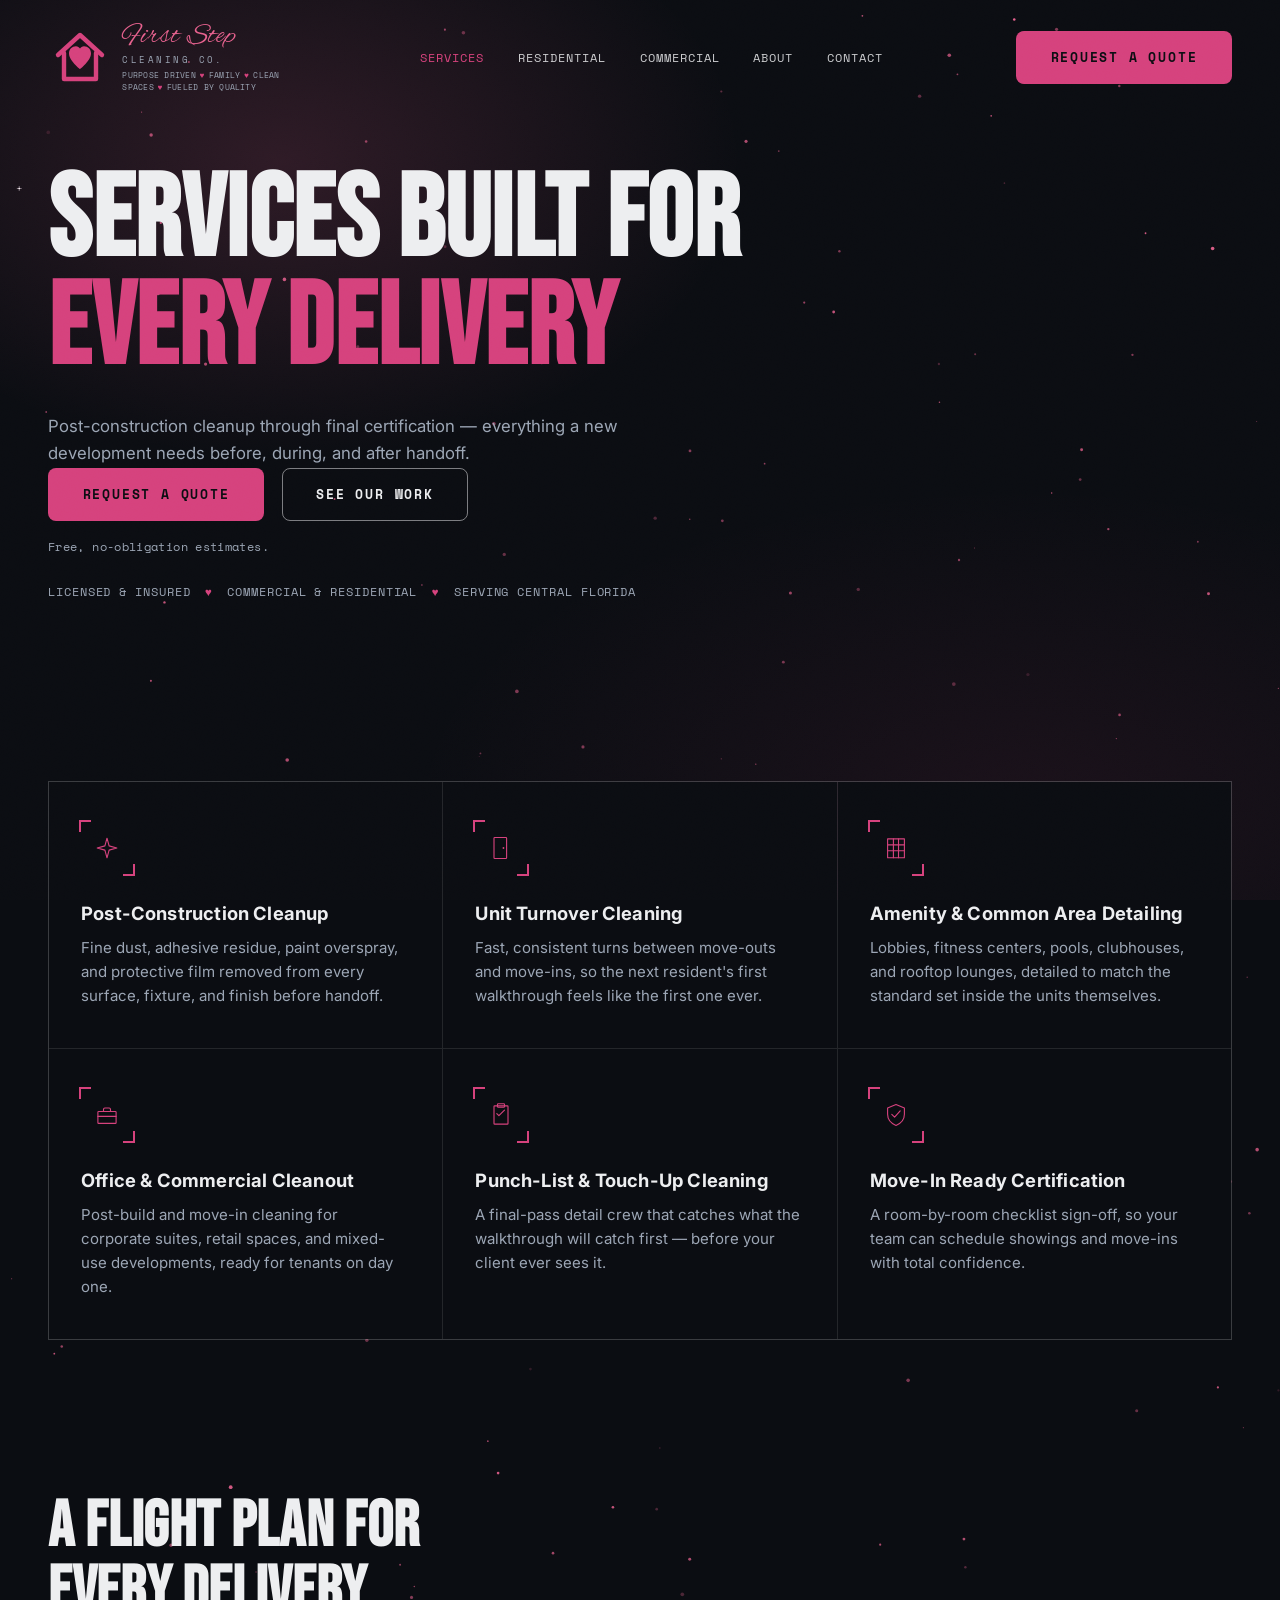
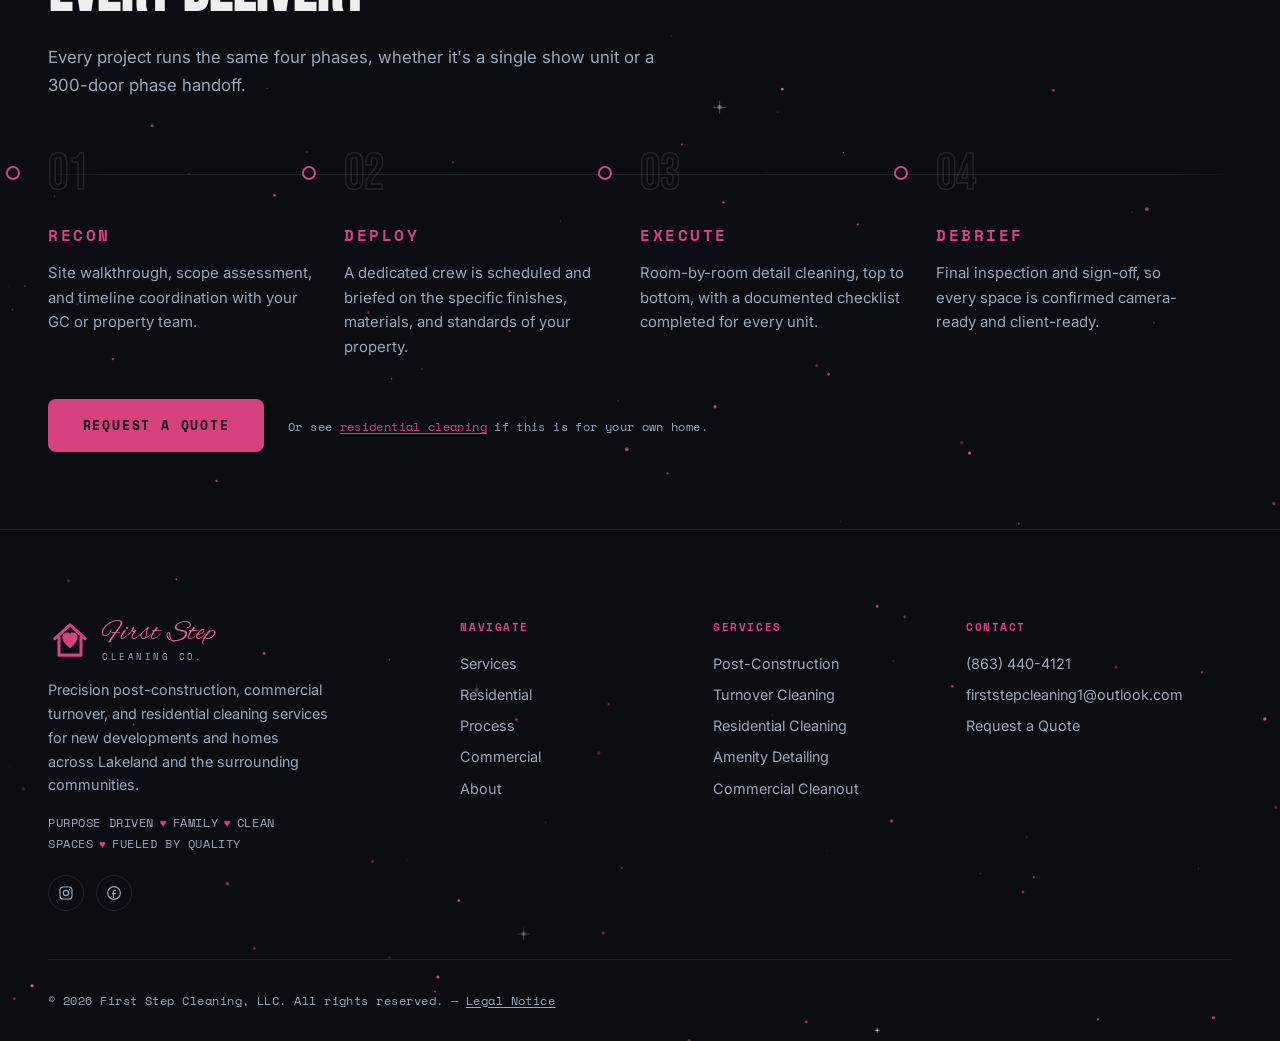
<file: services.html>
<!DOCTYPE html>
<html lang="en">
<head>
<meta charset="UTF-8">
<meta name="viewport" content="width=device-width, initial-scale=1.0">
<title>Commercial Cleaning Services | First Step Cleaning</title>
<meta name="description" content="Post-construction cleanup, unit turnover, amenity detailing, and commercial cleanout for new developments — from single units to 300+ door deliveries.">
<link rel="canonical" href="https://firststepcleaning1.com/services.html">
<meta property="og:type" content="website">
<meta property="og:url" content="https://firststepcleaning1.com/services.html">
<meta property="og:site_name" content="First Step Cleaning">
<meta property="og:title" content="Commercial Cleaning Services | First Step Cleaning">
<meta property="og:description" content="Post-construction cleanup, unit turnover, amenity detailing, and commercial cleanout for new developments — from single units to 300+ door deliveries.">
<meta property="og:image" content="https://firststepcleaning1.com/images/social-preview.png">
<meta property="og:image:width" content="1200">
<meta property="og:image:height" content="630">
<meta name="twitter:card" content="summary_large_image">
<meta name="twitter:title" content="Commercial Cleaning Services | First Step Cleaning">
<meta name="twitter:description" content="Post-construction cleanup, unit turnover, amenity detailing, and commercial cleanout for new developments — from single units to 300+ door deliveries.">
<meta name="twitter:image" content="https://firststepcleaning1.com/images/social-preview.png">
<link rel="icon" href="data:image/svg+xml,%3Csvg xmlns='http://www.w3.org/2000/svg' viewBox='0 0 32 32'%3E%3Crect width='32' height='32' rx='6' fill='%230B0D12'/%3E%3Cpath d='M6 15 L16 6 L26 15' stroke='%23D6427D' stroke-width='2.4' fill='none' stroke-linecap='round' stroke-linejoin='round'/%3E%3Cpath d='M16,21c-2,-1.7,-3.6,-3.1,-3.6,-4.9c0,-1.3,1,-2.3,2.3,-2.3c0.9,0,1.5,0.4,1.9,1.1c0.4,-0.7,1,-1.1,1.9,-1.1c1.3,0,2.3,1,2.3,2.3c0,1.8,-1.6,3.2,-3.6,4.9z' fill='%23D6427D'/%3E%3C/svg%3E">
<link rel="preconnect" href="https://fonts.googleapis.com">
<link rel="preconnect" href="https://fonts.gstatic.com" crossorigin>
<link href="https://fonts.googleapis.com/css2?family=Alex+Brush&family=Bebas+Neue&family=Inter:wght@400;500;600;700;800&family=Space+Mono:wght@400;700&display=swap" rel="stylesheet">
<link rel="stylesheet" href="styles.css">
<script type="application/ld+json">
{
  "@context": "https://schema.org",
  "@type": "HomeAndConstructionBusiness",
  "name": "First Step Cleaning",
  "legalName": "First Step Cleaning, LLC",
  "url": "https://firststepcleaning1.com/",
  "telephone": "+18634404121",
  "email": "firststepcleaning1@outlook.com",
  "image": "https://firststepcleaning1.com/images/social-preview.png",
  "logo": "https://firststepcleaning1.com/images/social-preview.png",
  "description": "First Step Cleaning delivers precision post-construction, turnover, and residential cleaning for new developments, commercial spaces, and homes in Lakeland, Florida and surrounding communities.",
  "founder": {
    "@type": "Person",
    "name": "Stacey White",
    "jobTitle": "Visionary Founder"
  },
  "areaServed": {
    "@type": "City",
    "name": "Lakeland",
    "containedInPlace": {
      "@type": "AdministrativeArea",
      "name": "Florida"
    }
  },
  "address": {
    "@type": "PostalAddress",
    "addressLocality": "Lakeland",
    "addressRegion": "FL",
    "addressCountry": "US"
  },
  "hasOfferCatalog": {
    "@type": "OfferCatalog",
    "name": "Cleaning Services",
    "itemListElement": [
      {
        "@type": "Offer",
        "itemOffered": {
          "@type": "Service",
          "name": "Post-Construction Cleanup"
        }
      },
      {
        "@type": "Offer",
        "itemOffered": {
          "@type": "Service",
          "name": "Unit Turnover Cleaning"
        }
      },
      {
        "@type": "Offer",
        "itemOffered": {
          "@type": "Service",
          "name": "Amenity & Common Area Detailing"
        }
      },
      {
        "@type": "Offer",
        "itemOffered": {
          "@type": "Service",
          "name": "Office & Commercial Cleanout"
        }
      },
      {
        "@type": "Offer",
        "itemOffered": {
          "@type": "Service",
          "name": "Punch-List & Touch-Up Cleaning"
        }
      },
      {
        "@type": "Offer",
        "itemOffered": {
          "@type": "Service",
          "name": "Move-In Ready Certification"
        }
      },
      {
        "@type": "Offer",
        "itemOffered": {
          "@type": "Service",
          "name": "New-Construction & Move-In Home Deep Cleaning"
        }
      },
      {
        "@type": "Offer",
        "itemOffered": {
          "@type": "Service",
          "name": "Recurring Residential Cleaning"
        }
      },
      {
        "@type": "Offer",
        "itemOffered": {
          "@type": "Service",
          "name": "Pressure Washing"
        }
      },
      {
        "@type": "Offer",
        "name": "Free Estimate",
        "price": "0",
        "priceCurrency": "USD",
        "itemOffered": {
          "@type": "Service",
          "name": "On-site cleaning estimate"
        }
      }
    ]
  },
  "openingHoursSpecification": [
    {
      "@type": "OpeningHoursSpecification",
      "dayOfWeek": [
        "Monday",
        "Tuesday",
        "Wednesday",
        "Thursday",
        "Friday"
      ],
      "opens": "08:30",
      "closes": "17:30"
    },
    {
      "@type": "OpeningHoursSpecification",
      "dayOfWeek": "Saturday",
      "opens": "11:00",
      "closes": "15:00"
    }
  ]
}
</script>
</head>
<body>

<a href="#main-content" class="skip-link">Skip to main content</a>
<div class="grain" aria-hidden="true"></div>

<!-- ============================= HEADER ============================= -->
<header class="site-header" id="siteHeader">
  <div class="container nav-inner">
    <a href="index.html" class="brand">
      <svg class="brand-mark" viewBox="0 0 32 32" fill="none" stroke="currentColor" stroke-width="2.2" stroke-linecap="round" stroke-linejoin="round"><path d="M5 15 L16 5 L27 15"/><path d="M8 14 V27 H24 V14"/><path d="M16,22 C16,22 10.5,17.8 10.5,14.2 C10.5,12.1 12,10.6 14,10.6 C14.9,10.6 15.6,11.1 16,11.8 C16.4,11.1 17.1,10.6 18,10.6 C20,10.6 21.5,12.1 21.5,14.2 C21.5,17.8 16,22 16,22 Z" fill="currentColor" stroke="none"/></svg>
      <span class="brand-word"><span class="brand-script">First Step</span><small>CLEANING CO.</small><span class="brand-tagline">Purpose Driven<span class="dot">♥</span>Family<span class="dot">♥</span>Clean Spaces<span class="dot">♥</span>Fueled by Quality</span></span>
    </a>
    <nav class="nav-links">
      <a href="services.html" class="active">Services</a>
      <a href="residential.html">Residential</a>
      <a href="work.html">Commercial</a>
      <a href="about.html">About</a>
      <a href="contact.html">Contact</a>
    </nav>
    <div class="nav-cta">
      <a href="contact.html" class="btn btn-primary">Request a Quote</a>
      <button class="menu-toggle" id="menuToggle" aria-label="Toggle menu" aria-expanded="false">
        <span></span><span></span><span></span>
      </button>
    </div>
  </div>
</header>

<nav class="mobile-nav" id="mobileNav">
  <a href="services.html" class="active">Services</a>
  <a href="residential.html">Residential</a>
  <a href="work.html">Commercial</a>
  <a href="about.html">About</a>
  <a href="contact.html">Contact</a>
</nav>

<main id="main-content">

<!-- ============================= PAGE HEADER ============================= -->
<section class="page-header dark-section particle-zone section-glow">
  <canvas class="particle-field"></canvas>
  <div class="container">
    <div class="section-head reveal">
      <h1 class="hero-title"><span class="line-1">Services Built For</span><span class="line-2">Every Delivery</span></h1>
      <p class="section-lede">Post-construction cleanup through final certification — everything a new development needs before, during, and after handoff.</p>
      <div class="hero-ctas">
        <a href="contact.html" class="btn btn-primary">Request a Quote</a>
        <a href="work.html" class="btn btn-outline">See Our Work</a>
      </div>
      <p class="cta-note">Free, no-obligation estimates.</p>
      <div class="trust-line">
        <span>Licensed &amp; Insured</span><span class="dot">♥</span>
        <span>Commercial &amp; Residential</span><span class="dot">♥</span>
        <span>Serving Central Florida</span>
      </div>
    </div>
  </div>
</section>

<!-- ============================= SERVICES ============================= -->
<section class="dark-section particle-zone section-glow" id="services">
  <canvas class="particle-field"></canvas>
  <div class="container">
    <div class="services-grid reveal">
      <div class="service-card">
        <div class="service-icon bracket-frame bracket-sm"><svg viewBox="0 0 40 40" fill="none" stroke="currentColor" stroke-width="1.6" stroke-linecap="round" stroke-linejoin="round"><path d="M20 6 L23 17 L34 20 L23 23 L20 34 L17 23 L6 20 L17 17 Z"/></svg></div>
        <h3>Post-Construction Cleanup</h3>
        <p>Fine dust, adhesive residue, paint overspray, and protective film removed from every surface, fixture, and finish before handoff.</p>
      </div>
      <div class="service-card">
        <div class="service-icon bracket-frame bracket-sm"><svg viewBox="0 0 40 40" fill="none" stroke="currentColor" stroke-width="1.6" stroke-linecap="round" stroke-linejoin="round"><rect x="10" y="5" width="18" height="30" rx="1"/><circle cx="23.5" cy="20" r="1.3" fill="currentColor" stroke="none"/></svg></div>
        <h3>Unit Turnover Cleaning</h3>
        <p>Fast, consistent turns between move-outs and move-ins, so the next resident's first walkthrough feels like the first one ever.</p>
      </div>
      <div class="service-card">
        <div class="service-icon bracket-frame bracket-sm"><svg viewBox="0 0 40 40" fill="none" stroke="currentColor" stroke-width="1.6" stroke-linecap="round" stroke-linejoin="round"><rect x="8" y="7" width="24" height="27"/><line x1="8" y1="15.5" x2="32" y2="15.5"/><line x1="8" y1="24" x2="32" y2="24"/><line x1="16.3" y1="7" x2="16.3" y2="34"/><line x1="23.6" y1="7" x2="23.6" y2="34"/></svg></div>
        <h3>Amenity &amp; Common Area Detailing</h3>
        <p>Lobbies, fitness centers, pools, clubhouses, and rooftop lounges, detailed to match the standard set inside the units themselves.</p>
      </div>
      <div class="service-card">
        <div class="service-icon bracket-frame bracket-sm"><svg viewBox="0 0 40 40" fill="none" stroke="currentColor" stroke-width="1.6" stroke-linecap="round" stroke-linejoin="round"><rect x="7" y="15" width="26" height="17" rx="1"/><path d="M15 15v-3a2 2 0 0 1 2-2h6a2 2 0 0 1 2 2v3"/><line x1="7" y1="22" x2="33" y2="22"/></svg></div>
        <h3>Office &amp; Commercial Cleanout</h3>
        <p>Post-build and move-in cleaning for corporate suites, retail spaces, and mixed-use developments, ready for tenants on day one.</p>
      </div>
      <div class="service-card">
        <div class="service-icon bracket-frame bracket-sm"><svg viewBox="0 0 40 40" fill="none" stroke="currentColor" stroke-width="1.6" stroke-linecap="round" stroke-linejoin="round"><rect x="10" y="7" width="20" height="26" rx="1"/><rect x="15" y="4" width="10" height="5" rx="1"/><polyline points="14,18 17,21 25,13"/></svg></div>
        <h3>Punch-List &amp; Touch-Up Cleaning</h3>
        <p>A final-pass detail crew that catches what the walkthrough will catch first — before your client ever sees it.</p>
      </div>
      <div class="service-card">
        <div class="service-icon bracket-frame bracket-sm"><svg viewBox="0 0 40 40" fill="none" stroke="currentColor" stroke-width="1.6" stroke-linecap="round" stroke-linejoin="round"><path d="M20 5 L32 10 V19 C32 27 27 32 20 35 C13 32 8 27 8 19 V10 Z"/><polyline points="14,19 18,23 26,14"/></svg></div>
        <h3>Move-In Ready Certification</h3>
        <p>A room-by-room checklist sign-off, so your team can schedule showings and move-ins with total confidence.</p>
      </div>
    </div>
  </div>
</section>

<!-- ============================= PROCESS ============================= -->
<section class="dark-section particle-zone section-glow" id="process">
  <canvas class="particle-field"></canvas>
  <div class="container">
    <div class="section-head reveal">
      <h2 class="section-title">A Flight Plan For<br>Every Delivery</h2>
      <p class="section-lede">Every project runs the same four phases, whether it's a single show unit or a 300-door phase handoff.</p>
    </div>
    <div class="process-grid reveal">
      <div class="phase"><div class="phase-num">01</div><h3>Recon</h3><p>Site walkthrough, scope assessment, and timeline coordination with your GC or property team.</p></div>
      <div class="phase"><div class="phase-num">02</div><h3>Deploy</h3><p>A dedicated crew is scheduled and briefed on the specific finishes, materials, and standards of your property.</p></div>
      <div class="phase"><div class="phase-num">03</div><h3>Execute</h3><p>Room-by-room detail cleaning, top to bottom, with a documented checklist completed for every unit.</p></div>
      <div class="phase"><div class="phase-num">04</div><h3>Debrief</h3><p>Final inspection and sign-off, so every space is confirmed camera-ready and client-ready.</p></div>
    </div>
    <div class="residential-cta reveal reveal-delay-1">
      <a href="contact.html" class="btn btn-primary">Request a Quote</a>
      <span class="note">Or see <a href="residential.html" class="note-link">residential cleaning</a> if this is for your own home.</span>
    </div>
  </div>
</section>

</main>

<!-- ============================= FOOTER ============================= -->
<footer class="particle-zone">
  <canvas class="particle-field"></canvas>
  <div class="container">
    <div class="footer-grid">
      <div class="footer-brand">
        <a href="index.html" class="brand">
          <svg class="brand-mark" viewBox="0 0 32 32" fill="none" stroke="currentColor" stroke-width="2.2" stroke-linecap="round" stroke-linejoin="round"><path d="M5 15 L16 5 L27 15"/><path d="M8 14 V27 H24 V14"/><path d="M16,22 C16,22 10.5,17.8 10.5,14.2 C10.5,12.1 12,10.6 14,10.6 C14.9,10.6 15.6,11.1 16,11.8 C16.4,11.1 17.1,10.6 18,10.6 C20,10.6 21.5,12.1 21.5,14.2 C21.5,17.8 16,22 16,22 Z" fill="currentColor" stroke="none"/></svg>
          <span class="brand-word"><span class="brand-script">First Step</span><small>CLEANING CO.</small></span>
        </a>
        <p>Precision post-construction, commercial turnover, and residential cleaning services for new developments and homes across Lakeland and the surrounding communities.</p>
        <p class="footer-tagline">Purpose Driven<span class="dot">♥</span>Family<span class="dot">♥</span>Clean Spaces<span class="dot">♥</span>Fueled by Quality</p>
        <div class="social-row">
          <a href="https://www.instagram.com/firststepcleaning1/" target="_blank" rel="noopener noreferrer" aria-label="Instagram"><svg viewBox="0 0 24 24" fill="none" stroke="currentColor" stroke-width="1.7"><rect x="3" y="3" width="18" height="18" rx="5"/><circle cx="12" cy="12" r="4"/><circle cx="17.2" cy="6.8" r="1" fill="currentColor" stroke="none"/></svg></a>
          <a href="https://www.facebook.com/profile.php?id=61592242377819" target="_blank" rel="noopener noreferrer" aria-label="Facebook"><svg viewBox="0 0 24 24" fill="none" stroke="currentColor" stroke-width="1.7"><path d="M15 8h-2a2 2 0 0 0-2 2v10M9 13h6"/><circle cx="12" cy="12" r="9.5"/></svg></a>
        </div>
      </div>
      <div class="footer-col">
        <h4>Navigate</h4>
        <ul><li><a href="services.html">Services</a></li><li><a href="residential.html">Residential</a></li><li><a href="services.html#process">Process</a></li><li><a href="work.html">Commercial</a></li><li><a href="about.html">About</a></li></ul>
      </div>
      <div class="footer-col">
        <h4>Services</h4>
        <ul><li><a href="services.html">Post-Construction</a></li><li><a href="services.html">Turnover Cleaning</a></li><li><a href="residential.html">Residential Cleaning</a></li><li><a href="services.html">Amenity Detailing</a></li><li><a href="services.html">Commercial Cleanout</a></li></ul>
      </div>
      <div class="footer-col">
        <h4>Contact</h4>
        <ul><li><a href="tel:+18634404121">(863) 440-4121</a></li><li><a href="mailto:firststepcleaning1@outlook.com">firststepcleaning1@outlook.com</a></li><li><a href="contact.html">Request a Quote</a></li></ul>
      </div>
    </div>
    <div class="footer-bottom">
      <span>© <span class="copy-year">2026</span> First Step Cleaning, LLC. All rights reserved. — <a href="legal.html" class="footer-legal-link">Legal Notice</a></span>
    </div>
  </div>
</footer>

<script src="main.js"></script>
</body>
</html>
</file>
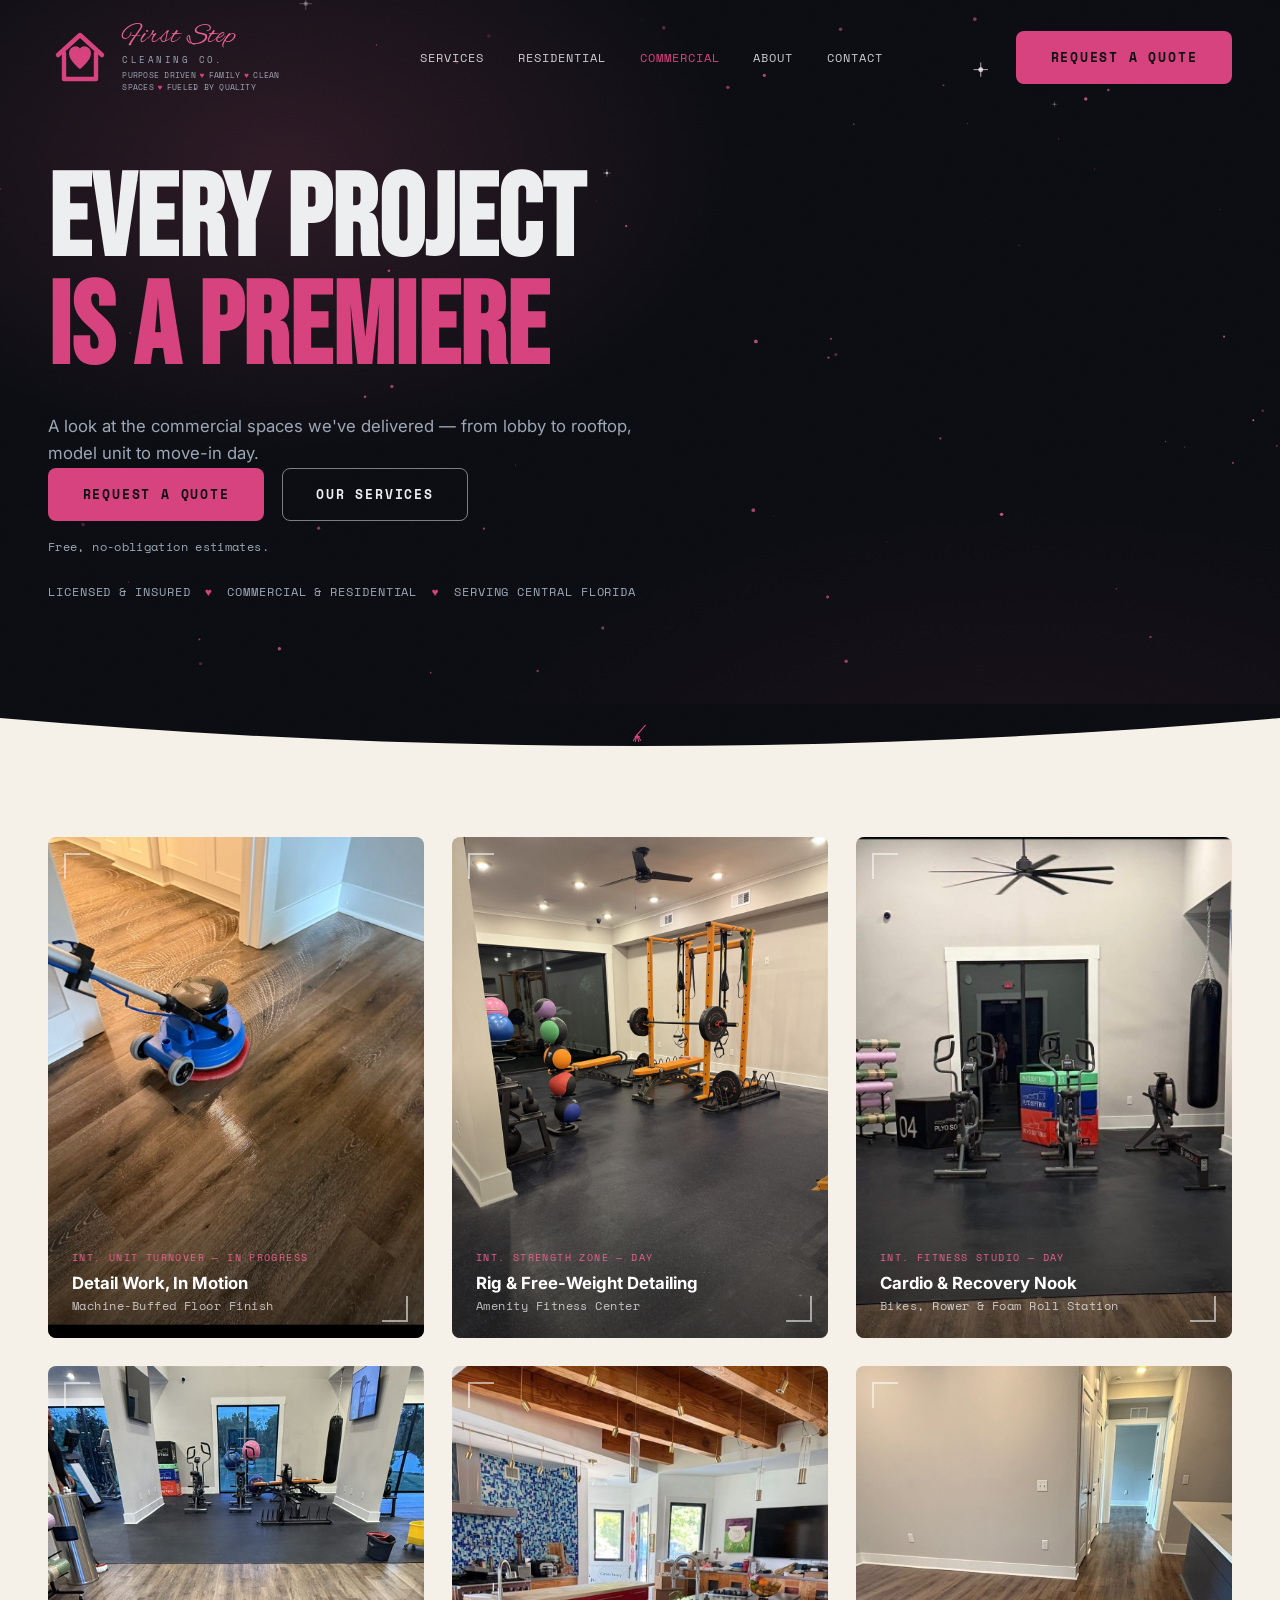
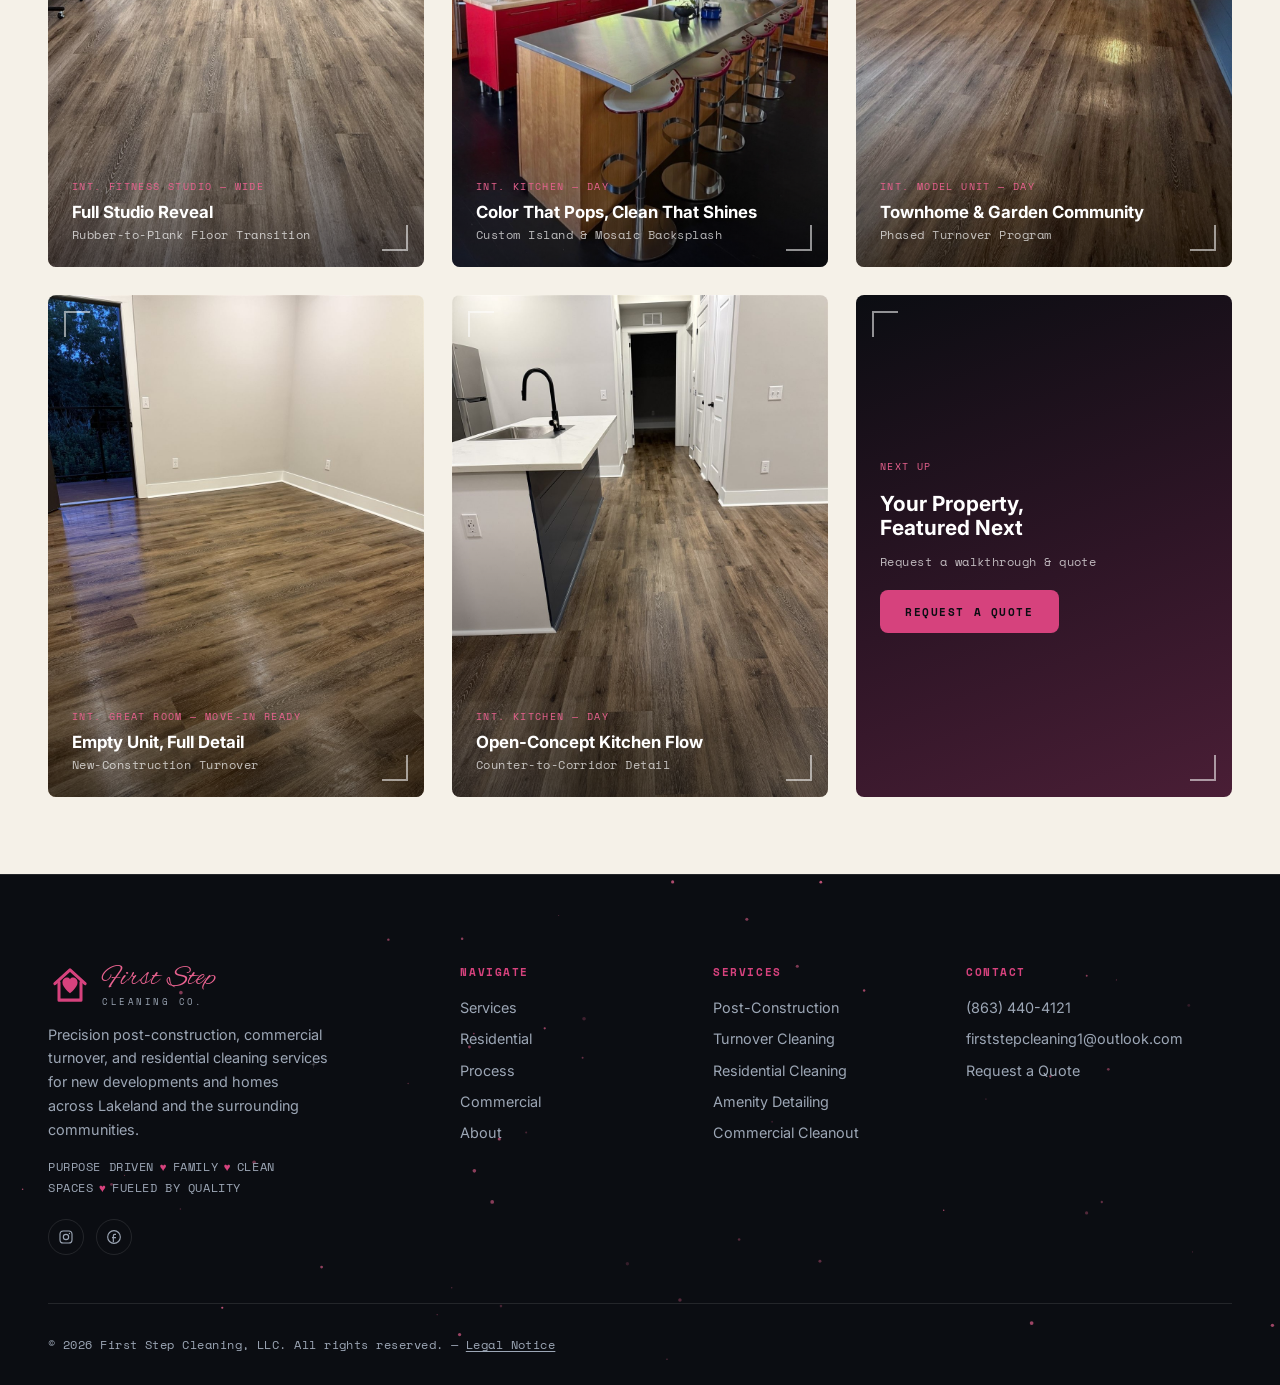
<file: work.html>
<!DOCTYPE html>
<html lang="en">
<head>
<meta charset="UTF-8">
<meta name="viewport" content="width=device-width, initial-scale=1.0">
<title>Commercial | First Step Cleaning</title>
<meta name="description" content="A look at the commercial developments, amenity spaces, and properties First Step Cleaning has delivered move-in ready.">
<link rel="canonical" href="https://firststepcleaning1.com/work.html">
<meta property="og:type" content="website">
<meta property="og:url" content="https://firststepcleaning1.com/work.html">
<meta property="og:site_name" content="First Step Cleaning">
<meta property="og:title" content="Commercial | First Step Cleaning">
<meta property="og:description" content="A look at the commercial developments, amenity spaces, and properties First Step Cleaning has delivered move-in ready.">
<meta property="og:image" content="https://firststepcleaning1.com/images/social-preview.png">
<meta property="og:image:width" content="1200">
<meta property="og:image:height" content="630">
<meta name="twitter:card" content="summary_large_image">
<meta name="twitter:title" content="Commercial | First Step Cleaning">
<meta name="twitter:description" content="A look at the commercial developments, amenity spaces, and properties First Step Cleaning has delivered move-in ready.">
<meta name="twitter:image" content="https://firststepcleaning1.com/images/social-preview.png">
<link rel="icon" href="data:image/svg+xml,%3Csvg xmlns='http://www.w3.org/2000/svg' viewBox='0 0 32 32'%3E%3Crect width='32' height='32' rx='6' fill='%230B0D12'/%3E%3Cpath d='M6 15 L16 6 L26 15' stroke='%23D6427D' stroke-width='2.4' fill='none' stroke-linecap='round' stroke-linejoin='round'/%3E%3Cpath d='M16,21c-2,-1.7,-3.6,-3.1,-3.6,-4.9c0,-1.3,1,-2.3,2.3,-2.3c0.9,0,1.5,0.4,1.9,1.1c0.4,-0.7,1,-1.1,1.9,-1.1c1.3,0,2.3,1,2.3,2.3c0,1.8,-1.6,3.2,-3.6,4.9z' fill='%23D6427D'/%3E%3C/svg%3E">
<link rel="preconnect" href="https://fonts.googleapis.com">
<link rel="preconnect" href="https://fonts.gstatic.com" crossorigin>
<link href="https://fonts.googleapis.com/css2?family=Alex+Brush&family=Bebas+Neue&family=Inter:wght@400;500;600;700;800&family=Space+Mono:wght@400;700&display=swap" rel="stylesheet">
<link rel="stylesheet" href="styles.css">
<script type="application/ld+json">
{
  "@context": "https://schema.org",
  "@type": "HomeAndConstructionBusiness",
  "name": "First Step Cleaning",
  "legalName": "First Step Cleaning, LLC",
  "url": "https://firststepcleaning1.com/",
  "telephone": "+18634404121",
  "email": "firststepcleaning1@outlook.com",
  "image": "https://firststepcleaning1.com/images/social-preview.png",
  "logo": "https://firststepcleaning1.com/images/social-preview.png",
  "description": "First Step Cleaning delivers precision post-construction, turnover, and residential cleaning for new developments, commercial spaces, and homes in Lakeland, Florida and surrounding communities.",
  "founder": {
    "@type": "Person",
    "name": "Stacey White",
    "jobTitle": "Visionary Founder"
  },
  "areaServed": {
    "@type": "City",
    "name": "Lakeland",
    "containedInPlace": {
      "@type": "AdministrativeArea",
      "name": "Florida"
    }
  },
  "address": {
    "@type": "PostalAddress",
    "addressLocality": "Lakeland",
    "addressRegion": "FL",
    "addressCountry": "US"
  },
  "hasOfferCatalog": {
    "@type": "OfferCatalog",
    "name": "Cleaning Services",
    "itemListElement": [
      {
        "@type": "Offer",
        "itemOffered": {
          "@type": "Service",
          "name": "Post-Construction Cleanup"
        }
      },
      {
        "@type": "Offer",
        "itemOffered": {
          "@type": "Service",
          "name": "Unit Turnover Cleaning"
        }
      },
      {
        "@type": "Offer",
        "itemOffered": {
          "@type": "Service",
          "name": "Amenity & Common Area Detailing"
        }
      },
      {
        "@type": "Offer",
        "itemOffered": {
          "@type": "Service",
          "name": "Office & Commercial Cleanout"
        }
      },
      {
        "@type": "Offer",
        "itemOffered": {
          "@type": "Service",
          "name": "Punch-List & Touch-Up Cleaning"
        }
      },
      {
        "@type": "Offer",
        "itemOffered": {
          "@type": "Service",
          "name": "Move-In Ready Certification"
        }
      },
      {
        "@type": "Offer",
        "itemOffered": {
          "@type": "Service",
          "name": "New-Construction & Move-In Home Deep Cleaning"
        }
      },
      {
        "@type": "Offer",
        "itemOffered": {
          "@type": "Service",
          "name": "Recurring Residential Cleaning"
        }
      },
      {
        "@type": "Offer",
        "itemOffered": {
          "@type": "Service",
          "name": "Pressure Washing"
        }
      },
      {
        "@type": "Offer",
        "name": "Free Estimate",
        "price": "0",
        "priceCurrency": "USD",
        "itemOffered": {
          "@type": "Service",
          "name": "On-site cleaning estimate"
        }
      }
    ]
  },
  "openingHoursSpecification": [
    {
      "@type": "OpeningHoursSpecification",
      "dayOfWeek": [
        "Monday",
        "Tuesday",
        "Wednesday",
        "Thursday",
        "Friday"
      ],
      "opens": "08:30",
      "closes": "17:30"
    },
    {
      "@type": "OpeningHoursSpecification",
      "dayOfWeek": "Saturday",
      "opens": "11:00",
      "closes": "15:00"
    }
  ]
}
</script>
</head>
<body>

<a href="#main-content" class="skip-link">Skip to main content</a>
<div class="grain" aria-hidden="true"></div>

<!-- ============================= HEADER ============================= -->
<header class="site-header" id="siteHeader">
  <div class="container nav-inner">
    <a href="index.html" class="brand">
      <svg class="brand-mark" viewBox="0 0 32 32" fill="none" stroke="currentColor" stroke-width="2.2" stroke-linecap="round" stroke-linejoin="round"><path d="M5 15 L16 5 L27 15"/><path d="M8 14 V27 H24 V14"/><path d="M16,22 C16,22 10.5,17.8 10.5,14.2 C10.5,12.1 12,10.6 14,10.6 C14.9,10.6 15.6,11.1 16,11.8 C16.4,11.1 17.1,10.6 18,10.6 C20,10.6 21.5,12.1 21.5,14.2 C21.5,17.8 16,22 16,22 Z" fill="currentColor" stroke="none"/></svg>
      <span class="brand-word"><span class="brand-script">First Step</span><small>CLEANING CO.</small><span class="brand-tagline">Purpose Driven<span class="dot">♥</span>Family<span class="dot">♥</span>Clean Spaces<span class="dot">♥</span>Fueled by Quality</span></span>
    </a>
    <nav class="nav-links">
      <a href="services.html">Services</a>
      <a href="residential.html">Residential</a>
      <a href="work.html" class="active">Commercial</a>
      <a href="about.html">About</a>
      <a href="contact.html">Contact</a>
    </nav>
    <div class="nav-cta">
      <a href="contact.html" class="btn btn-primary">Request a Quote</a>
      <button class="menu-toggle" id="menuToggle" aria-label="Toggle menu" aria-expanded="false">
        <span></span><span></span><span></span>
      </button>
    </div>
  </div>
</header>

<nav class="mobile-nav" id="mobileNav">
  <a href="services.html">Services</a>
  <a href="residential.html">Residential</a>
  <a href="work.html" class="active">Commercial</a>
  <a href="about.html">About</a>
  <a href="contact.html">Contact</a>
</nav>

<main id="main-content">

<!-- ============================= PAGE HEADER ============================= -->
<section class="page-header dark-section particle-zone section-glow">
  <canvas class="particle-field"></canvas>
  <div class="container">
    <div class="section-head reveal">
      <h1 class="hero-title"><span class="line-1">Every Project</span><span class="line-2">Is A Premiere</span></h1>
      <p class="section-lede">A look at the commercial spaces we've delivered — from lobby to rooftop, model unit to move-in day.</p>
      <div class="hero-ctas">
        <a href="contact.html" class="btn btn-primary">Request a Quote</a>
        <a href="services.html" class="btn btn-outline">Our Services</a>
      </div>
      <p class="cta-note">Free, no-obligation estimates.</p>
      <div class="trust-line">
        <span>Licensed &amp; Insured</span><span class="dot">♥</span>
        <span>Commercial &amp; Residential</span><span class="dot">♥</span>
        <span>Serving Central Florida</span>
      </div>
    </div>
  </div>
</section>

<div class="wave-divider" style="background:var(--ink);" aria-hidden="true"><svg class="wave-shape" viewBox="0 0 1200 60" preserveAspectRatio="none"><path d="M0,15 C400,55 800,55 1200,15 L1200,60 L0,60 Z" fill="var(--cream)"/></svg><svg class="wave-icon" viewBox="0 0 40 40" fill="none" stroke="currentColor" stroke-width="1.8" stroke-linecap="round" stroke-linejoin="round"><path d="M29 7 L15 23"/><path d="M15 23 L9 33 M15 23 L12.3 34 M15 23 L17.7 34 M15 23 L21 32"/><path d="M12 26 L19 26"/></svg></div>

<!-- ============================= PORTFOLIO ============================= -->
<section class="light-section" id="work">
  <div class="container">
    <div class="portfolio-grid reveal">
      <div class="scene-card scene-a">
        <img class="scene-visual" src="images/work/detail-work.jpg" alt="Floor buffing machine detailing wood-look flooring during a unit turnover">
        <div class="scene-content"><div class="scene-slug">INT. UNIT TURNOVER — IN PROGRESS</div><h3>Detail Work, In Motion</h3><p>Machine-Buffed Floor Finish</p></div>
      </div>
      <div class="scene-card scene-b">
        <img class="scene-visual" src="images/work/strength-zone.jpg" alt="Amenity gym strength zone with power rack, weight plates, and suspension trainers detailed and staged">
        <div class="scene-content"><div class="scene-slug">INT. STRENGTH ZONE — DAY</div><h3>Rig &amp; Free-Weight Detailing</h3><p>Amenity Fitness Center</p></div>
      </div>
      <div class="scene-card scene-c">
        <img class="scene-visual" src="images/work/fitness-center.jpg" alt="Freshly detailed resident fitness studio with cardio bikes, rower, and foam roller station">
        <div class="scene-content"><div class="scene-slug">INT. FITNESS STUDIO — DAY</div><h3>Cardio &amp; Recovery Nook</h3><p>Bikes, Rower &amp; Foam Roll Station</p></div>
      </div>
      <div class="scene-card scene-d">
        <img class="scene-visual" src="images/work/wellness-deck.jpg" alt="Wide view of a resident fitness studio showing the clean transition from rubber gym flooring to wood-look plank flooring">
        <div class="scene-content"><div class="scene-slug">INT. FITNESS STUDIO — WIDE</div><h3>Full Studio Reveal</h3><p>Rubber-to-Plank Floor Transition</p></div>
      </div>
      <div class="scene-card scene-e">
        <img class="scene-visual" src="images/work/kitchen-island.jpg" alt="Vibrant kitchen with red cabinetry, mosaic tile backsplash, and a stainless steel island with bar seating, fully detailed">
        <div class="scene-content"><div class="scene-slug">INT. KITCHEN — DAY</div><h3>Color That Pops, Clean That Shines</h3><p>Custom Island &amp; Mosaic Backsplash</p></div>
      </div>
      <div class="scene-card scene-f">
        <img class="scene-visual" src="images/work/model-unit.jpg" alt="Bright, move-in ready hallway and kitchen area with polished vinyl plank flooring">
        <div class="scene-content"><div class="scene-slug">INT. MODEL UNIT — DAY</div><h3>Townhome &amp; Garden Community</h3><p>Phased Turnover Program</p></div>
      </div>
      <div class="scene-card scene-g">
        <img class="scene-visual" src="images/work/great-room.jpg" alt="Empty new-construction living area with clean wood-look plank flooring and a sliding door to the balcony">
        <div class="scene-content"><div class="scene-slug">INT. GREAT ROOM — MOVE-IN READY</div><h3>Empty Unit, Full Detail</h3><p>New-Construction Turnover</p></div>
      </div>
      <div class="scene-card scene-h">
        <img class="scene-visual" src="images/work/kitchen-flow.jpg" alt="Open-concept kitchen counter and hallway leading to bedrooms, cleaned and ready for move-in">
        <div class="scene-content"><div class="scene-slug">INT. KITCHEN — DAY</div><h3>Open-Concept Kitchen Flow</h3><p>Counter-to-Corridor Detail</p></div>
      </div>
      <div class="scene-card scene-cta">
        <div class="scene-visual"></div>
        <div class="scene-content scene-cta-content">
          <div class="scene-slug">NEXT UP</div>
          <h3>Your Property,<br>Featured Next</h3>
          <p>Request a walkthrough &amp; quote</p>
          <a href="contact.html" class="btn btn-primary scene-cta-btn">Request a Quote</a>
        </div>
      </div>
    </div>
  </div>
</section>

</main>

<!-- ============================= FOOTER ============================= -->
<footer class="particle-zone">
  <canvas class="particle-field"></canvas>
  <div class="container">
    <div class="footer-grid">
      <div class="footer-brand">
        <a href="index.html" class="brand">
          <svg class="brand-mark" viewBox="0 0 32 32" fill="none" stroke="currentColor" stroke-width="2.2" stroke-linecap="round" stroke-linejoin="round"><path d="M5 15 L16 5 L27 15"/><path d="M8 14 V27 H24 V14"/><path d="M16,22 C16,22 10.5,17.8 10.5,14.2 C10.5,12.1 12,10.6 14,10.6 C14.9,10.6 15.6,11.1 16,11.8 C16.4,11.1 17.1,10.6 18,10.6 C20,10.6 21.5,12.1 21.5,14.2 C21.5,17.8 16,22 16,22 Z" fill="currentColor" stroke="none"/></svg>
          <span class="brand-word"><span class="brand-script">First Step</span><small>CLEANING CO.</small></span>
        </a>
        <p>Precision post-construction, commercial turnover, and residential cleaning services for new developments and homes across Lakeland and the surrounding communities.</p>
        <p class="footer-tagline">Purpose Driven<span class="dot">♥</span>Family<span class="dot">♥</span>Clean Spaces<span class="dot">♥</span>Fueled by Quality</p>
        <div class="social-row">
          <a href="https://www.instagram.com/firststepcleaning1/" target="_blank" rel="noopener noreferrer" aria-label="Instagram"><svg viewBox="0 0 24 24" fill="none" stroke="currentColor" stroke-width="1.7"><rect x="3" y="3" width="18" height="18" rx="5"/><circle cx="12" cy="12" r="4"/><circle cx="17.2" cy="6.8" r="1" fill="currentColor" stroke="none"/></svg></a>
          <a href="https://www.facebook.com/profile.php?id=61592242377819" target="_blank" rel="noopener noreferrer" aria-label="Facebook"><svg viewBox="0 0 24 24" fill="none" stroke="currentColor" stroke-width="1.7"><path d="M15 8h-2a2 2 0 0 0-2 2v10M9 13h6"/><circle cx="12" cy="12" r="9.5"/></svg></a>
        </div>
      </div>
      <div class="footer-col">
        <h4>Navigate</h4>
        <ul><li><a href="services.html">Services</a></li><li><a href="residential.html">Residential</a></li><li><a href="services.html#process">Process</a></li><li><a href="work.html">Commercial</a></li><li><a href="about.html">About</a></li></ul>
      </div>
      <div class="footer-col">
        <h4>Services</h4>
        <ul><li><a href="services.html">Post-Construction</a></li><li><a href="services.html">Turnover Cleaning</a></li><li><a href="residential.html">Residential Cleaning</a></li><li><a href="services.html">Amenity Detailing</a></li><li><a href="services.html">Commercial Cleanout</a></li></ul>
      </div>
      <div class="footer-col">
        <h4>Contact</h4>
        <ul><li><a href="tel:+18634404121">(863) 440-4121</a></li><li><a href="mailto:firststepcleaning1@outlook.com">firststepcleaning1@outlook.com</a></li><li><a href="contact.html">Request a Quote</a></li></ul>
      </div>
    </div>
    <div class="footer-bottom">
      <span>© <span class="copy-year">2026</span> First Step Cleaning, LLC. All rights reserved. — <a href="legal.html" class="footer-legal-link">Legal Notice</a></span>
    </div>
  </div>
</footer>

<script src="main.js"></script>
</body>
</html>
</file>
<file: styles.css>
/* ============================= VIEW TRANSITIONS ============================= */
/* Smooth cross-page morph instead of a hard reload — Chrome/Edge 126+, Safari 18.2+.
   No effect (plain navigation) on browsers without support. */
@view-transition{navigation:auto;}
#siteHeader .brand-mark{view-transition-name:site-logo;}

/* ============================= RESET & BASE ============================= */
*,*::before,*::after{box-sizing:border-box;margin:0;padding:0;}
html{scroll-behavior:smooth;}
body{
  background:#0B0D12;
  color:#EDEEF0;
  font-family:'Inter',sans-serif;
  overflow-x:hidden;
  -webkit-font-smoothing:antialiased;
}
img,svg{display:block;max-width:100%;}
a{color:inherit;text-decoration:none;}
button{font:inherit;cursor:pointer;background:none;border:none;color:inherit;}
ul{list-style:none;}
input,select,textarea{font:inherit;color:inherit;}

/* ============================= VARIABLES ============================= */
:root{
  --ink:#0B0D12;
  --navy:#151B26;
  --navy-2:#1D2530;
  --gold:#D6427D;         /* brand rose — sampled from Stacey's business card */
  --gold-bright:#E8628F;  /* brighter rose for hover/highlight states */
  --gold-deep:#8A2450;    /* deep rose for text on light backgrounds (contrast-safe) */
  --cream:#F5F1E8;
  --paper:#FDFCF9;
  --slate:#585F6E;
  --mist:#9CA6B5;
  --line-dark:rgba(255,255,255,0.10);
  --line-light:rgba(11,13,18,0.10);
  --font-display:'Bebas Neue',sans-serif;
  --font-body:'Inter',sans-serif;
  --font-mono:'Space Mono',monospace;
  --font-script:'Alex Brush',cursive;
  --container:1280px;
}

/* ============================= LAYOUT UTILITIES ============================= */
.container{max-width:var(--container);margin-inline:auto;padding-inline:clamp(1.25rem,5vw,3rem);}
.section-title{
  font-family:var(--font-display);
  font-size:clamp(2.4rem,5vw,4.2rem);
  line-height:1.02;
  letter-spacing:0.01em;
  text-transform:uppercase;
  margin-bottom:1.25rem;
}
.section-lede{
  max-width:620px;
  color:var(--mist);
  font-size:1.05rem;
  line-height:1.65;
}
.light-section .section-lede{color:var(--slate);}
.section-head{margin-bottom:clamp(1.5rem,4vw,3rem);}
section{position:relative;padding-block:clamp(3rem,6vw,5rem);scroll-margin-top:100px;}
.dark-section{background:var(--ink);color:#EDEEF0;}
.light-section{background:var(--cream);color:#181A1F;}

/* reveal animation */
.reveal{opacity:0;transform:translateY(28px);transition:opacity 0.8s cubic-bezier(.16,.8,.3,1),transform 0.8s cubic-bezier(.16,.8,.3,1);}
.reveal.in-view{opacity:1;transform:translateY(0);}
.reveal-delay-1{transition-delay:0.08s;}
.reveal-delay-2{transition-delay:0.16s;}
.reveal-delay-3{transition-delay:0.24s;}
.reveal-delay-4{transition-delay:0.32s;}
.reveal-delay-5{transition-delay:0.4s;}

/* Native scroll-driven upgrade — runs off the compositor thread instead of the
   IntersectionObserver in main.js. That JS still runs underneath as the fallback
   for browsers without animation-timeline support. */
@supports (animation-timeline: view()){
  .reveal{
    animation:revealFadeUp linear both;
    animation-timeline:view();
    animation-range:entry 0% entry 55%;
  }
}
@keyframes revealFadeUp{
  from{opacity:0;transform:translateY(28px);}
  to{opacity:1;transform:translateY(0);}
}

/* bracket / viewfinder frame — signature motif */
.bracket-frame{position:relative;}
.bracket-frame::before,.bracket-frame::after{
  content:'';position:absolute;width:22px;height:22px;
  border:2px solid var(--gold);pointer-events:none;
  transition:width .35s ease,height .35s ease;
}
.bracket-frame::before{top:-2px;left:-2px;border-right:none;border-bottom:none;}
.bracket-frame::after{bottom:-2px;right:-2px;border-left:none;border-top:none;}
.bracket-sm.bracket-frame::before,.bracket-sm.bracket-frame::after{width:12px;height:12px;}

/* buttons */
.btn{
  display:inline-flex;align-items:center;justify-content:center;gap:0.6rem;
  padding:1rem 2.1rem;font-family:var(--font-mono);font-weight:700;
  font-size:0.8rem;letter-spacing:0.14em;text-transform:uppercase;
  border-radius:8px;border:1.5px solid transparent;
  transition:transform .3s ease,box-shadow .3s ease,background .3s ease,border-color .3s ease;
  white-space:nowrap;
}
.btn-primary{background:var(--gold);color:var(--ink);transition:transform .18s cubic-bezier(.2,.9,.3,1.3),box-shadow .3s ease,background .3s ease;}
.btn-primary:hover{background:var(--gold-bright);transform:translateY(-2px);box-shadow:0 10px 28px rgba(214,66,125,0.32);}
.btn-outline{border-color:rgba(237,238,240,0.5);color:#EDEEF0;}
.btn-outline:hover{background:rgba(255,255,255,0.08);border-color:#fff;}
.btn-outline.on-light{border-color:rgba(24,26,31,0.35);color:#181A1F;}
.btn-outline.on-light:hover{background:rgba(24,26,31,0.06);border-color:#181A1F;}
.btn-block{width:100%;}
:focus-visible{outline:2px solid var(--gold);outline-offset:3px;}

/* film grain overlay */
.grain{
  position:fixed;inset:0;z-index:999;pointer-events:none;opacity:0.035;mix-blend-mode:overlay;
  background-image:url("data:image/svg+xml,%3Csvg xmlns='http://www.w3.org/2000/svg' width='180' height='180'%3E%3Cfilter id='n'%3E%3CfeTurbulence type='fractalNoise' baseFrequency='0.85' numOctaves='2' stitchTiles='stitch'/%3E%3C/filter%3E%3Crect width='100%25' height='100%25' filter='url(%23n)'/%3E%3C/svg%3E");
}

/* fade-in intro */
.fade-in-overlay{
  position:fixed;inset:0;background:var(--ink);z-index:9999;
  display:flex;align-items:center;justify-content:center;
  animation:introFade 1.7s ease forwards;pointer-events:none;
}
.fade-in-overlay span{
  font-family:var(--font-mono);color:var(--gold);letter-spacing:0.35em;
  font-size:0.85rem;opacity:0;animation:introText 1.7s ease forwards;
}
@keyframes introFade{0%{opacity:1;}55%{opacity:1;}100%{opacity:0;visibility:hidden;}}
@keyframes introText{0%{opacity:0;}25%{opacity:1;}65%{opacity:1;}100%{opacity:0;}}

/* skip link */
.skip-link{position:absolute;left:-9999px;top:0;background:var(--gold);color:var(--ink);padding:1rem 1.5rem;z-index:10000;font-family:var(--font-mono);font-size:0.85rem;}
.skip-link:focus{left:1rem;top:1rem;}

/* scroll progress removed intentionally to keep motion focused on the core cinematic system */

/* ============================= HEADER / NAV ============================= */
.site-header{
  position:fixed;top:0;left:0;right:0;z-index:500;
  padding-block:1.35rem;transition:background .4s ease,padding .4s ease,backdrop-filter .4s ease,transform .35s ease;
}
.site-header::before{
  content:'';position:absolute;inset:0;background:rgba(11,13,18,0.0);backdrop-filter:blur(0px);
  transition:background .4s ease,backdrop-filter .4s ease;z-index:-1;
}
.site-header.scrolled{padding-block:0.9rem;}
.site-header.scrolled::before{background:rgba(11,13,18,0.86);backdrop-filter:blur(10px);border-bottom:1px solid var(--line-dark);}
/* Auto-hide on scroll down, reveal on scroll up — keeps the fixed header from sitting over page content mid-scroll */
.site-header.header-hidden{transform:translateY(-110%);}
.nav-inner{display:flex;align-items:center;justify-content:space-between;gap:1.5rem;}
.brand{display:flex;align-items:flex-start;gap:0.65rem;}
.brand-mark{width:36px;height:36px;color:var(--gold);flex-shrink:0;margin-top:0.15rem;}
/* Header wordmark: enlarged and centered beside the full brand-word text block (script + subtitle + tagline) */
.site-header .brand{align-items:center;}
.site-header .brand-mark{width:64px;height:64px;margin-top:0;}
.brand-word{font-family:var(--font-display);font-size:1.35rem;letter-spacing:0.04em;line-height:0.9;}
.brand-script{display:block;font-family:var(--font-script);font-size:1.75rem;line-height:1.05;color:var(--gold-bright);}
.brand-word small{display:block;font-family:var(--font-mono);font-size:0.55rem;letter-spacing:0.28em;color:var(--mist);margin-top:0.3rem;}
.brand-tagline{display:block;font-family:var(--font-mono);font-size:0.5rem;letter-spacing:0.03em;color:var(--mist);text-transform:uppercase;margin-top:0.35rem;max-width:165px;line-height:1.5;}
.brand-tagline .dot{color:var(--gold);margin-inline:0.25rem;}
.nav-links{display:flex;align-items:center;gap:2.1rem;}
.nav-links a{font-family:var(--font-mono);font-size:0.78rem;letter-spacing:0.08em;text-transform:uppercase;color:#EDEEF0;opacity:0.85;transition:opacity .25s;position:relative;}
.nav-links a:hover{opacity:1;}
.nav-cta{display:flex;align-items:center;gap:1.3rem;}
.menu-toggle{display:none;flex-direction:column;justify-content:center;gap:5px;width:34px;height:34px;z-index:600;}
.menu-toggle span{display:block;width:100%;height:2px;background:#EDEEF0;transition:transform .3s ease,opacity .3s ease;}
.menu-toggle.open span:nth-child(1){transform:translateY(7px) rotate(45deg);}
.menu-toggle.open span:nth-child(2){opacity:0;}
.menu-toggle.open span:nth-child(3){transform:translateY(-7px) rotate(-45deg);}
.mobile-nav{
  position:fixed;inset:0;background:var(--ink);z-index:400;
  display:flex;flex-direction:column;align-items:center;justify-content:center;gap:2.2rem;
  transform:translateY(-100%);transition:transform .5s cubic-bezier(.76,0,.24,1);
}
.mobile-nav.open{transform:translateY(0);}
.mobile-nav a{font-family:var(--font-display);font-size:2.2rem;text-transform:uppercase;letter-spacing:0.02em;}
body.no-scroll{overflow:hidden;}

/* ============================= ACTIVE NAV STATE ============================= */
.nav-links a.active{opacity:1;color:var(--gold);}
.mobile-nav a.active{color:var(--gold);}

/* ============================= PARTICLE FIELD (hero, page-header, footer, But God. accent) ============================= */
.particle-zone{position:relative;}
.particle-zone > *:not(.particle-field){position:relative;z-index:1;}
.particle-field{position:absolute;inset:0;width:100%;height:100%;z-index:0;pointer-events:none;}

/* ============================= PAGE HEADER (subpages) ============================= */
.page-header{padding-top:clamp(7.5rem,15vw,10.5rem);padding-bottom:clamp(2.5rem,5vw,3.5rem);}
/* Same oversized two-tone treatment as the homepage hero's h1, reused on
   every other page's header so they all read as one family of hero. */
.hero-title{
  font-family:var(--font-display);text-transform:uppercase;
  font-size:clamp(3rem,9vw,7.2rem);line-height:0.94;letter-spacing:0.005em;
  margin-bottom:1.75rem;
}
.hero-title .line-1{display:block;color:#EDEEF0;}
.hero-title .line-2{display:block;color:var(--gold);}

/* ============================= HERO ============================= */
.hero{
  min-height:100vh;min-height:100svh;
  display:flex;flex-direction:column;
  background:var(--ink);position:relative;overflow:hidden;
  padding-top:8rem;padding-bottom:0;
}
.hero::before{
  content:'';position:absolute;inset:0;
  background:radial-gradient(ellipse 60% 55% at 22% 18%,rgba(232,98,143,0.16),transparent 60%),
             radial-gradient(ellipse 80% 60% at 80% 90%,rgba(214,66,125,0.08),transparent 60%);
  pointer-events:none;
}
#hero-particles{position:absolute;inset:0;width:100%;height:100%;z-index:1;}
.hero-content{flex:1;display:flex;flex-direction:column;align-items:flex-start;justify-content:center;position:relative;z-index:3;padding-inline:clamp(1.25rem,5vw,3rem);padding-bottom:clamp(6rem,14vh,7.5rem);max-width:var(--container);margin-inline:auto;width:100%;}
.hero h1{
  font-family:var(--font-display);text-transform:uppercase;
  font-size:clamp(3rem,9vw,7.2rem);line-height:0.94;letter-spacing:0.005em;
  margin-bottom:1.75rem;
}
.hero h1 .line-1{display:block;color:#EDEEF0;}
.hero h1 .line-2{display:block;color:var(--gold);}
.hero-sub{max-width:620px;font-size:clamp(1rem,1.4vw,1.2rem);line-height:1.65;color:var(--mist);margin-bottom:2.5rem;}
.hero-ctas{display:flex;flex-wrap:wrap;gap:1.1rem;margin-bottom:1rem;}
.cta-note{font-family:var(--font-mono);font-size:0.76rem;color:var(--mist);letter-spacing:0.03em;margin-bottom:1.75rem;}
.trust-line{font-family:var(--font-mono);font-size:0.72rem;letter-spacing:0.08em;color:var(--mist);display:flex;flex-wrap:wrap;gap:0.5rem 0.9rem;text-transform:uppercase;}
.section-lede + .trust-line{margin-top:1.25rem;}
.trust-line .dot{color:var(--gold);}
.scroll-cue{position:absolute;bottom:clamp(28px,4vh,44px);left:50%;transform:translateX(-50%);z-index:3;display:flex;flex-direction:column;align-items:center;gap:0.6rem;}
.scroll-cue span{font-family:var(--font-mono);font-size:0.65rem;letter-spacing:0.28em;color:var(--mist);text-transform:uppercase;}
.scroll-cue .line{width:1px;height:34px;background:linear-gradient(var(--gold),transparent);animation:scrollPulse 2s ease-in-out infinite;}
@keyframes scrollPulse{0%,100%{opacity:0.3;}50%{opacity:1;}}

/* ============================= STATS ============================= */
.stats{background:var(--navy);padding-block:clamp(3rem,6vw,4.5rem);border-top:1px solid var(--line-dark);border-bottom:1px solid var(--line-dark);overflow:hidden;}
.stats::before{
  content:'';position:absolute;inset:0;z-index:0;pointer-events:none;
  background:radial-gradient(ellipse 55% 75% at 12% 15%,rgba(214,66,125,0.12),transparent 60%),
             radial-gradient(ellipse 50% 70% at 88% 95%,rgba(232,98,143,0.08),transparent 60%);
}
.stats-grid{display:grid;grid-template-columns:repeat(4,1fr);gap:2rem;}
.stat{text-align:left;border-left:1px solid var(--line-dark);padding-left:1.5rem;transition:border-color .3s ease,transform .3s ease;}
.stat:hover{border-color:var(--gold);transform:translateY(-3px);}
.stat-number{font-family:var(--font-display);font-size:clamp(2.4rem,5vw,3.6rem);color:var(--gold);line-height:1;transition:color .3s ease,text-shadow .3s ease;}
.stat:hover .stat-number{color:var(--gold-bright);text-shadow:0 0 22px rgba(232,98,143,0.4);}
.stat-label{font-family:var(--font-mono);font-size:0.7rem;letter-spacing:0.1em;text-transform:uppercase;color:var(--mist);margin-top:0.6rem;line-height:1.4;}

/* ============================= SERVICES ============================= */
.services-grid{display:grid;grid-template-columns:repeat(3,1fr);gap:1px;background:var(--line-dark);border:1px solid var(--line-dark);}
.service-card{background:var(--ink);padding:2.5rem 2rem;transition:background .35s ease;}
.service-card:hover{background:var(--navy);}
.service-icon{width:52px;height:52px;padding:12px;color:var(--gold);margin-bottom:1.75rem;position:relative;}
.service-icon svg{width:100%;height:100%;}
.service-card h3{font-family:var(--font-body);font-weight:700;font-size:1.15rem;margin-bottom:0.75rem;letter-spacing:0.01em;}
.service-card p{color:var(--mist);font-size:0.94rem;line-height:1.6;}

/* ============================= RESIDENTIAL ============================= */
#residential{background:var(--navy);}
.residential-grid{display:grid;grid-template-columns:repeat(3,1fr);gap:1.75rem;margin-top:0.5rem;}
.res-card{background:var(--ink);border:1px solid var(--line-dark);border-radius:8px;padding:clamp(1.75rem,3vw,2.5rem);transition:border-color .3s ease;}
.res-card:hover{border-color:rgba(214,66,125,0.45);}
.res-card-top{display:flex;align-items:flex-start;justify-content:space-between;gap:1rem;flex-wrap:wrap;margin-bottom:1.5rem;}
.res-icon{width:52px;height:52px;padding:12px;color:var(--gold);flex-shrink:0;}
.res-icon svg{width:100%;height:100%;}
.res-tag{font-family:var(--font-mono);font-size:0.62rem;letter-spacing:0.08em;text-transform:uppercase;color:var(--gold);border:1px solid rgba(214,66,125,0.4);padding:0.4rem 0.75rem;border-radius:20px;white-space:nowrap;margin-top:0.4rem;}
.res-card h3{font-family:var(--font-display);font-size:clamp(1.4rem,2.5vw,1.75rem);text-transform:uppercase;letter-spacing:0.01em;margin-bottom:0.85rem;}
.res-card>p{color:var(--mist);font-size:0.94rem;line-height:1.65;margin-bottom:1.6rem;}
.res-list{display:flex;flex-direction:column;gap:0.75rem;}
.res-list li{display:flex;align-items:flex-start;gap:0.65rem;font-size:0.89rem;color:#dcdee3;line-height:1.4;}
.res-list svg{width:15px;height:15px;flex-shrink:0;margin-top:0.2rem;color:var(--gold);}
.residential-cta{margin-top:2.5rem;display:flex;align-items:center;gap:1.5rem;flex-wrap:wrap;}

/* ============================= VISIONARIES SCRAPBOOK BG DOODLES ============================= */
.visionaries-section{position:relative;overflow:hidden;}
.visionaries-section .container{position:relative;z-index:1;}
.v-doodle-layer{
  position:absolute;inset:0;pointer-events:none;z-index:0;
  overflow:hidden;
}
.gallery-tag{position:absolute;bottom:0.5rem;left:0.5rem;background:rgba(11,13,18,0.75);color:#fff;font-family:var(--font-mono);font-size:0.6rem;letter-spacing:0.08em;text-transform:uppercase;padding:0.25rem 0.6rem;border-radius:20px;}

/* ============================= OUR TRUE VISIONARIES (scrapbook) ============================= */
.visionaries-grid{display:grid;grid-template-columns:repeat(6,1fr);gap:2rem;align-items:start;}
.v-item.v-large{grid-column:span 3;}
.v-item.v-small{grid-column:span 2;}

/* Mission statement — weaves all four roles into copy that echoes Stacey's own
   voice above, instead of listing each one as a separate definition. */
.v-mission{max-width:800px;margin-bottom:1.75rem;}
.v-mission p{font-size:1.02rem;line-height:1.7;color:#dcdee3;margin-bottom:1.1rem;}
.v-mission p:last-child{margin-bottom:0;color:var(--mist);font-style:italic;}

/* Badge legend — the key that ties each icon to a role, read once up top. */
.v-badge-legend{display:flex;flex-wrap:wrap;gap:1.5rem 2.5rem;padding-bottom:1.5rem;margin-bottom:1.75rem;border-bottom:1px solid var(--line-dark);}
.v-badge{display:flex;align-items:center;gap:0.65rem;}
.v-badge-icon{
  width:38px;height:38px;border-radius:50%;flex-shrink:0;
  background:linear-gradient(160deg,var(--navy) 0%,#191016 100%);
  border:1px solid rgba(214,66,125,0.35);
  display:flex;align-items:center;justify-content:center;color:var(--gold-bright);
}
.v-badge-icon svg{width:19px;height:19px;}
.v-badge-label{font-family:var(--font-mono);font-size:0.72rem;letter-spacing:0.06em;text-transform:uppercase;color:var(--mist);}

/* Photos scattered below the legend with varied sizing/offsets for an organic,
   scrapbook feel rather than a rigid uniform grid. */
.v-photo-scatter{display:flex;flex-wrap:wrap;align-items:flex-start;gap:2.5rem 3rem;}
.v-scatter-a{width:100%;max-width:420px;}
.v-scatter-b{width:100%;max-width:280px;margin-top:2.5rem;}
.v-scatter-c{width:100%;max-width:400px;margin-top:0.5rem;}

/* Role chip — a small pill pairing a badge icon with its role label. */
.v-caption-chip{display:inline-flex;align-items:center;gap:0.45rem;background:linear-gradient(160deg,var(--navy) 0%,#191016 100%);border:1px solid rgba(214,66,125,0.35);border-radius:20px;padding:0.2rem 0.75rem 0.2rem 0.25rem;vertical-align:middle;white-space:nowrap;}
.v-caption-chip .v-badge-icon{width:24px;height:24px;}
.v-caption-chip .v-badge-icon svg{width:14px;height:14px;}
.v-caption-chip-label{font-family:var(--font-mono);font-size:0.68rem;letter-spacing:0.06em;text-transform:uppercase;color:var(--gold-bright);}

/* Chips placed directly on a photo instead of in the caption text. */
.v-photo-badge-wrap{position:relative;}
.v-chip-onphoto{position:absolute;bottom:4%;transform:translateX(-50%);box-shadow:0 6px 16px rgba(0,0,0,0.5);z-index:2;}
.v-chip-corner-tr{position:absolute;top:12px;right:12px;box-shadow:0 6px 16px rgba(0,0,0,0.5);z-index:2;}

/* Inline sparkle zone around a linked name — same particle-field mechanism as
   the BUT GOD. bling, just without its display:inline-block font styling. */
.name-sparkle-zone.inline-bling{display:inline-block;padding:0.2rem 0.35rem;margin:0 -0.35rem;vertical-align:middle;}

.v-moments-row{display:grid;grid-template-columns:repeat(2,1fr);gap:2rem;margin-top:2.25rem;}

.v-photo{position:relative;border-radius:8px;overflow:hidden;}
.v-photo img{width:100%;display:block;}
.v-pair{display:flex;gap:0.5rem;border-radius:8px;overflow:hidden;aspect-ratio:3/2;}
.v-pair img{width:50%;height:100%;object-fit:cover;display:block;}
.v-caption{font-family:var(--font-body);font-size:0.92rem;line-height:1.55;color:var(--mist);margin-top:1.5rem;}

/* Two-tone caption: first words white, last word/phrase in rose — used on residential scrapbook */
.v-caption-twotone{font-family:var(--font-body);font-size:0.92rem;line-height:1.55;margin-top:0.9rem;color:#EDEEF0;}
.v-caption-twotone .rose{color:var(--gold-bright);font-style:italic;}
.v-overlay-caption-twotone{position:absolute;inset:auto 0 0 0;background:linear-gradient(to top,rgba(0,0,0,0.78) 10%,transparent 100%);padding:2.5rem 1.1rem 0.9rem;font-family:var(--font-body);font-size:0.88rem;line-height:1.5;color:#EDEEF0;}
.v-overlay-caption-twotone .rose{color:var(--gold-bright);font-style:italic;}
.v-caption strong{color:var(--gold-bright);font-weight:600;}
.v-caption-top{margin-top:0;margin-bottom:0.9rem;}
.v-overlay-caption{position:absolute;inset:auto 0 0 0;background:linear-gradient(to top,rgba(0,0,0,0.75) 10%,transparent 100%);padding:2.5rem 1.1rem 0.9rem;color:#EDEEF0;font-family:var(--font-body);font-size:0.88rem;line-height:1.5;}
.v-overlay-caption strong{color:var(--gold-bright);font-weight:600;}
.residential-cta .note{font-family:var(--font-mono);font-size:0.76rem;color:var(--mist);letter-spacing:0.03em;}
.note-link{color:var(--gold);text-decoration:underline;text-underline-offset:2px;transition:color .2s;}
.note-link:hover{color:var(--gold-bright);}

/* ============================= PROCESS ============================= */
.process-grid{display:grid;grid-template-columns:repeat(4,1fr);gap:0;position:relative;}
.process-grid::before{content:'';position:absolute;top:26px;left:0;right:0;height:1px;background:linear-gradient(90deg,transparent,var(--line-dark) 5%,var(--line-dark) 95%,transparent);}
.phase{position:relative;padding-right:1.75rem;}
.phase-num{font-family:var(--font-display);font-size:3.2rem;color:transparent;-webkit-text-stroke:1.5px var(--line-dark);line-height:1;margin-bottom:1.5rem;position:relative;z-index:2;}
.phase-num::before{content:'';position:absolute;left:0;top:50%;transform:translateY(-50%) translateX(-42px);width:14px;height:14px;border-radius:50%;background:var(--ink);border:2px solid var(--gold);}
.phase h3{font-family:var(--font-mono);font-size:1rem;letter-spacing:0.16em;text-transform:uppercase;color:var(--gold);margin-bottom:0.9rem;}
.phase p{color:var(--mist);font-size:0.93rem;line-height:1.65;}

/* ============================= PORTFOLIO ============================= */
.portfolio-grid{display:grid;grid-template-columns:repeat(3,1fr);gap:1.75rem;}
.scene-card{position:relative;aspect-ratio:3/4;border-radius:8px;overflow:hidden;isolation:isolate;}
.scene-card::before{content:'';width:26px;height:26px;position:absolute;top:16px;left:16px;border:2px solid rgba(255,255,255,0.55);border-right:none;border-bottom:none;z-index:3;transition:border-color .3s ease;}
.scene-card::after{content:'';width:26px;height:26px;position:absolute;bottom:16px;right:16px;border:2px solid rgba(255,255,255,0.55);border-left:none;border-top:none;z-index:3;transition:border-color .3s ease;}
.scene-card:hover::before,.scene-card:hover::after{border-color:var(--gold-bright);}
.scene-visual{position:absolute;inset:0;z-index:1;transition:transform .6s ease;}
img.scene-visual{width:100%;height:100%;object-fit:cover;display:block;}
.scene-card:hover .scene-visual{transform:scale(1.06);}
.scene-a .scene-visual{background:radial-gradient(circle at 28% 20%,#E8628F 0%,#D6427D 20%,#431D38 52%,#0B0D12 100%);}
.scene-b .scene-visual{background:linear-gradient(160deg,#232B3A 0%,#0B0D12 48%,#0B0D12 62%,#7A2E52 130%);}
.scene-c .scene-visual{background:linear-gradient(140deg,#2b3340 0%,#0B0D12 75%);}
.scene-d .scene-visual{background:linear-gradient(160deg,#2E1526 0%,#0B0D12 55%,#190A15 100%);}
.scene-e .scene-visual{background:radial-gradient(circle at 75% 15%,#DD5486 0%,#D6427D 15%,#1F0E1A 55%,#0B0D12 100%);}
.scene-f .scene-visual{background:linear-gradient(150deg,#26303d 0%,#0B0D12 60%,#5C2440 140%);}
.scene-g .scene-visual{background:linear-gradient(160deg,#2b3340 0%,#0B0D12 55%,#431D38 140%);}
.scene-h .scene-visual{background:radial-gradient(circle at 25% 80%,#D6427D 0%,#431D38 30%,#0B0D12 70%);}
.scene-glyph{position:absolute;inset:0;z-index:1;display:flex;align-items:center;justify-content:center;opacity:0.16;}
.scene-glyph svg{width:46%;height:46%;}
.scene-content{position:absolute;inset:0;z-index:2;display:flex;flex-direction:column;justify-content:flex-end;padding:1.5rem;background:linear-gradient(to top,rgba(0,0,0,0.55) 0%,transparent 55%);}
.scene-slug{font-family:var(--font-mono);font-size:0.62rem;letter-spacing:0.14em;text-transform:uppercase;color:var(--gold-bright);margin-bottom:0.5rem;}
.scene-content h3{font-family:var(--font-body);font-weight:700;font-size:1.05rem;color:#fff;margin-bottom:0.25rem;}
.scene-content p{font-family:var(--font-mono);font-size:0.72rem;color:rgba(255,255,255,0.7);letter-spacing:0.04em;}
.scene-cta .scene-visual{background:linear-gradient(160deg,var(--ink) 0%,#2E1526 55%,#5C2440 130%);}
.scene-cta-content{justify-content:center;background:none;gap:0.6rem;}
.scene-cta-content h3{font-size:1.3rem;line-height:1.15;}
.scene-cta-btn{margin-top:0.6rem;padding:0.75rem 1.5rem;font-size:0.7rem;width:fit-content;}

/* ============================= WHY US ============================= */
.why-grid{display:grid;grid-template-columns:repeat(2,1fr);gap:1.75rem 3rem;}
.why-item{display:flex;gap:1.1rem;padding-block:1.5rem;border-top:1px solid var(--line-light);}
.why-check{width:26px;height:26px;flex-shrink:0;color:var(--gold-deep);margin-top:0.15rem;}
.why-item h3{font-size:1.05rem;font-weight:700;margin-bottom:0.4rem;}
.why-item p{color:var(--slate);font-size:0.92rem;line-height:1.6;}

/* Shared atmospheric glow — same rose radial-gradient wash used behind the
   homepage hero, reused on every other dark content section. background-attachment:fixed
   pins the gradient to the viewport rather than each section's own box, so it reads as
   one continuous backdrop showing through as you scroll instead of a pattern that
   visibly resets at every section boundary. */
.section-glow::before{
  content:'';position:absolute;inset:0;z-index:0;pointer-events:none;
  background:radial-gradient(ellipse 60% 55% at 22% 18%,rgba(232,98,143,0.16),transparent 60%),
             radial-gradient(ellipse 80% 60% at 80% 90%,rgba(214,66,125,0.08),transparent 60%);
  background-attachment:fixed;
}

/* ============================= ABOUT ============================= */
/* Combined hero + bio block — same top clearance as the homepage hero, so
   the page opens with one unified block instead of a small header followed
   by a separate section. */
.about-hero{padding-top:clamp(7.5rem,15vw,10.5rem);}
.about-grid{display:grid;grid-template-columns:0.85fr 1.15fr;gap:clamp(2.5rem,6vw,5rem);align-items:center;}
.portrait-wrap{position:relative;aspect-ratio:4/5;max-width:400px;box-shadow:0 0 0 1px rgba(214,66,125,0.5),0 0 26px rgba(232,98,143,0.2);}
/* Border made of the site's own particle sparkles, masked to a frame-shaped
   ring so the flowing dots trace the edge instead of filling the whole box.
   The box-shadow above gives the ring a visible line to flow along. */
.portrait-sparkle-border{position:absolute;inset:-18px;padding:18px;pointer-events:none;z-index:2;-webkit-mask:linear-gradient(#000 0 0) content-box,linear-gradient(#000 0 0);-webkit-mask-composite:xor;mask-composite:exclude;}
.portrait-inner{position:absolute;inset:0;background:radial-gradient(circle at 50% 38%,rgba(232,98,143,0.18),transparent 65%),var(--navy);overflow:hidden;}
.portrait-inner::before{content:'';position:absolute;inset:0;background-image:linear-gradient(rgba(255,255,255,0.035) 1px,transparent 1px),linear-gradient(90deg,rgba(255,255,255,0.035) 1px,transparent 1px);background-size:24px 24px;}
.portrait-photo{position:relative;z-index:1;width:100%;height:100%;object-fit:cover;object-position:top center;display:block;}
/* Fixed (non-animated) sparkle marks placed in the background gaps around her
   — never over the photo itself. */
.portrait-static-sparkle{position:absolute;z-index:1;opacity:0.8;pointer-events:none;}
.portrait-caption{font-family:var(--font-mono);font-size:0.68rem;letter-spacing:0.14em;text-transform:uppercase;color:var(--mist);margin-top:1.25rem;text-align:center;}
.about-copy p{color:var(--mist);font-size:1.02rem;line-height:1.75;margin-bottom:1.4rem;}
.pull-quote{border-left:2px solid var(--gold);padding-left:1.5rem;margin-block:2rem;font-family:var(--font-display);font-size:clamp(1.4rem,2.4vw,1.9rem);line-height:1.25;color:#EDEEF0;text-transform:none;letter-spacing:0.01em;}
.but-god-zone .but-god{font-family:var(--font-display);font-size:clamp(2.4rem,6vw,3.4rem);color:var(--gold-bright);text-transform:uppercase;letter-spacing:0.02em;line-height:1;margin:0;}
.but-god-zone{display:inline-block;padding:0.9rem 1.3rem;margin:0.9rem -1.3rem 0.3rem;}
.but-god-zone.inline-bling{padding:0.2rem 0.35rem;margin:0;vertical-align:middle;}
.but-god-zone.inline-bling .but-god{font-size:clamp(1.1rem,2.2vw,1.4rem);letter-spacing:0.04em;}
.fish-icon{width:34px;height:19px;color:var(--gold);display:block;margin:0.2rem 0 0.4rem;}
.signature-line{font-family:var(--font-mono);font-size:0.8rem;letter-spacing:0.08em;color:var(--gold);text-transform:uppercase;}
.signature-name{display:block;font-family:var(--font-script);font-size:2.6rem;line-height:1;color:var(--gold-bright);text-transform:none;letter-spacing:0.01em;}
.signature-role{display:block;color:var(--mist);font-size:0.72rem;letter-spacing:0.06em;margin-top:0.45rem;text-transform:none;font-family:var(--font-mono);}

/* ============================= TESTIMONIALS ============================= */
.testi-split{display:grid;grid-template-columns:1fr auto 1fr;gap:2.5rem;align-items:stretch;}
.testi-feature{background:var(--paper);border:1px solid var(--line-light);padding:2.5rem;border-radius:8px;display:flex;flex-direction:column;}
.stars{display:flex;gap:0.25rem;margin-bottom:1.25rem;color:var(--gold);}
.stars svg{width:16px;height:16px;}
.testi-feature p{font-size:1rem;line-height:1.7;color:#333640;margin-bottom:1.1rem;}
.testi-feature p:last-of-type{margin-bottom:1.5rem;}
.testi-feature p strong{color:var(--gold-deep);font-weight:700;}
.testi-attr{font-family:var(--font-mono);font-size:0.72rem;letter-spacing:0.06em;text-transform:uppercase;color:var(--slate);border-top:1px solid var(--line-light);padding-top:1rem;margin-top:auto;}
.testi-tag{display:inline-flex;align-items:center;gap:0.5rem;font-family:var(--font-mono);font-size:0.68rem;letter-spacing:0.12em;text-transform:uppercase;color:var(--gold-deep);background:rgba(214,66,125,0.08);border:1px solid rgba(214,66,125,0.25);padding:0.4rem 0.9rem;border-radius:20px;width:fit-content;margin-bottom:1.75rem;}
.testi-tag svg{width:15px;height:15px;}
.testi-split-divider{display:flex;flex-direction:column;align-items:center;justify-content:center;}
.testi-split-line{flex:1;width:2px;min-height:2rem;background:linear-gradient(var(--line-light),var(--gold),var(--line-light));box-shadow:0 0 10px rgba(214,66,125,0.35);}
.testi-split-badge{flex-shrink:0;width:52px;height:52px;border-radius:50%;background:var(--ink);color:var(--gold);display:flex;align-items:center;justify-content:center;margin-block:1rem;box-shadow:0 0 0 4px var(--cream),0 4px 18px rgba(214,66,125,0.35);}
.testi-split-badge svg{width:24px;height:24px;}

/* ============================= CONTACT ============================= */
.contact-grid{display:grid;grid-template-columns:1.2fr 0.8fr;gap:clamp(2.5rem,6vw,5rem);}
.field{margin-bottom:1.3rem;}
.field label{display:block;font-family:var(--font-mono);font-size:0.68rem;letter-spacing:0.14em;text-transform:uppercase;color:var(--mist);margin-bottom:0.6rem;}
.field input,.field select,.field textarea{
  width:100%;min-width:0;background:transparent;border:1px solid var(--line-dark);border-radius:8px;
  padding:0.85rem 1rem;color:#EDEEF0;font-size:0.95rem;transition:border-color .25s ease;
}
.field input:focus,.field select:focus,.field textarea:focus{border-color:var(--gold);outline:none;}
.field select option{background:var(--navy);color:#EDEEF0;}
.field-row{display:grid;grid-template-columns:1fr 1fr;gap:1.3rem;}
.form-success{display:none;text-align:center;padding:3rem 1rem;border:1px dashed var(--gold);border-radius:8px;}
.form-success h3{font-family:var(--font-display);font-size:1.8rem;color:var(--gold);margin-bottom:0.75rem;text-transform:uppercase;}
.form-success p{color:var(--mist);}
.info-card{background:var(--navy);border:1px solid var(--line-dark);padding:2.25rem;border-radius:8px;height:fit-content;min-width:0;}

/* ============================= CLIENT FEEDBACK ============================= */
.feedback-block{max-width:640px;margin-inline:auto;margin-top:4.5rem;padding-top:3rem;border-top:1px solid var(--line-dark);}
.feedback-head{text-align:center;margin-bottom:2rem;}
.feedback-head h3{font-family:var(--font-display);font-size:1.7rem;color:var(--gold-bright);text-transform:uppercase;letter-spacing:0.02em;margin-bottom:0.5rem;}
.feedback-head p{color:var(--mist);font-size:0.95rem;}
.feedback-consent{display:flex;align-items:center;gap:0.6rem;font-size:0.85rem;color:var(--mist);margin:0.4rem 0 1.5rem;cursor:pointer;}
.feedback-consent input{width:16px;height:16px;accent-color:var(--gold);cursor:pointer;flex-shrink:0;}
.info-row{padding-block:1.1rem;border-top:1px solid var(--line-dark);}
.info-row:first-child{border-top:none;padding-top:0;}
.info-label{font-family:var(--font-mono);font-size:0.66rem;letter-spacing:0.14em;text-transform:uppercase;color:var(--gold);margin-bottom:0.4rem;}
.info-value{font-size:1rem;color:#EDEEF0;overflow-wrap:break-word;}
.info-value a:hover{color:var(--gold);}

/* ============================= FOOTER ============================= */
footer{background:var(--ink);padding-block:clamp(3.5rem,7vw,5.5rem) 2rem;border-top:1px solid var(--line-dark);}
.footer-grid{display:grid;grid-template-columns:1.4fr 0.8fr 0.8fr 1fr;gap:2.5rem;margin-bottom:3rem;}
/* Footer wordmark: enlarged in step with the header, scaled to its own shorter (no-tagline) text block */
footer .brand{align-items:center;}
footer .brand-mark{width:44px;height:44px;margin-top:0;}
.footer-brand p{color:var(--mist);font-size:0.9rem;line-height:1.65;margin-top:1rem;max-width:280px;}
.footer-brand p.footer-tagline{font-family:var(--font-mono);font-size:0.72rem;letter-spacing:0.05em;text-transform:uppercase;line-height:1.8;}
.footer-tagline .dot{color:var(--gold);margin-inline:0.35rem;}
.footer-col h4{font-family:var(--font-mono);font-size:0.7rem;letter-spacing:0.14em;text-transform:uppercase;color:var(--gold);margin-bottom:1.1rem;}
.footer-col ul li{margin-bottom:0.7rem;}
.footer-col a{color:var(--mist);font-size:0.9rem;transition:color .2s;}
.footer-col a:hover{color:#EDEEF0;}
.social-row{display:flex;gap:0.75rem;margin-top:1.25rem;}
.social-row a{width:36px;height:36px;border:1px solid var(--line-dark);border-radius:50%;display:flex;align-items:center;justify-content:center;color:var(--mist);transition:all .25s;}
.social-row a:hover{border-color:var(--gold);color:var(--gold);}
.social-row svg{width:16px;height:16px;}
.footer-bottom{display:flex;justify-content:space-between;align-items:center;flex-wrap:wrap;gap:1rem;padding-top:2rem;border-top:1px solid var(--line-dark);font-family:var(--font-mono);font-size:0.72rem;color:var(--mist);letter-spacing:0.04em;}

/* ============================= RESPONSIVE ============================= */
@media (max-width:1024px){
  .stats-grid{grid-template-columns:repeat(2,1fr);row-gap:2.5rem;}
  .services-grid{grid-template-columns:repeat(2,1fr);}
  .process-grid{grid-template-columns:repeat(2,1fr);row-gap:3rem;}
  .process-grid::before{display:none;}
  .portfolio-grid{grid-template-columns:repeat(2,1fr);}
  .why-grid{grid-template-columns:1fr;}
  .residential-grid{grid-template-columns:repeat(2,1fr);}
  .about-grid{grid-template-columns:1fr;}
  .portrait-wrap{margin-inline:auto;}
  .contact-grid{grid-template-columns:1fr;}
  .footer-grid{grid-template-columns:1fr 1fr;row-gap:2.5rem;}
  .v-item.v-large{grid-column:span 6;}
  .v-item.v-small{grid-column:span 3;}
  .v-scatter-a,.v-scatter-b,.v-scatter-c{max-width:100%;margin-top:0;}
  .v-moments-row{grid-template-columns:1fr;}
}
@media (max-width:860px){
  .nav-links{display:none;}
  .menu-toggle{display:flex;}
  .nav-cta .btn{display:none;}
  /* Compact the scrolled mobile header further: drop the tagline and shrink the mark to match */
  .site-header.scrolled .brand-tagline{display:none;}
  .site-header.scrolled .brand-mark{width:40px;height:40px;}
}
@media (max-width:640px){
  .services-grid{grid-template-columns:1fr;}
  .residential-grid{grid-template-columns:1fr;}
  .testi-split{grid-template-columns:1fr;}
  .testi-split-divider{flex-direction:row;padding-block:0.5rem;}
  .testi-split-line{width:auto;height:2px;min-height:0;min-width:2rem;background:linear-gradient(to right,var(--line-light),var(--gold),var(--line-light));}
  .testi-split-badge{margin-block:0;margin-inline:1rem;}
  .visionaries-grid{grid-template-columns:1fr;}
  .v-item{grid-column:span 1 !important;}
  .portfolio-grid{grid-template-columns:1fr;}
  .stats-grid{grid-template-columns:1fr 1fr;}
  .field-row{grid-template-columns:1fr;}
  .footer-grid{grid-template-columns:1fr;}
  .hero-ctas .btn{width:100%;}
  .hero-ctas{flex-direction:column;}
}

/* ============================= REDUCED MOTION ============================= */
@media (prefers-reduced-motion:reduce){
  *,*::before,*::after{animation-duration:0.01ms !important;animation-iteration-count:1 !important;transition-duration:0.01ms !important;}
  html{scroll-behavior:auto;}
  .fade-in-overlay{display:none;}
}

/* ============================= LEGAL PAGE CONTENT ============================= */
.legal-content{max-width:700px;}
.legal-content h2{font-family:var(--font-display);font-size:1.55rem;letter-spacing:0.02em;margin-top:2.4rem;margin-bottom:0.7rem;color:#181A1F;}
.legal-content h2:first-child{margin-top:0;}
.legal-content p{color:var(--slate);font-size:1rem;line-height:1.75;margin-bottom:1.2rem;}
.footer-legal-link{color:var(--mist);text-decoration:underline;text-underline-offset:2px;}
.footer-legal-link:hover{color:var(--gold-bright);}
.wave-divider{line-height:0;position:relative;}
.wave-divider .wave-shape{display:block;width:100%;height:clamp(32px,5vw,56px);}
.wave-icon{position:absolute;left:50%;top:52%;transform:translate(-50%,-50%);width:24px;height:24px;z-index:2;color:var(--gold);filter:drop-shadow(0 1px 3px rgba(0,0,0,0.35));}

/* ============================= BEFORE/AFTER REVEAL SLIDER ============================= */
.reveal-slider{position:relative;aspect-ratio:3/2;border-radius:8px;overflow:hidden;cursor:ew-resize;touch-action:pan-y;background:var(--ink);}
.reveal-slider img{position:absolute;inset:0;width:100%;height:100%;object-fit:cover;display:block;user-select:none;-webkit-user-drag:none;}
.reveal-before-wrap{position:absolute;inset:0;overflow:hidden;width:50%;}
.reveal-before-wrap img{position:absolute;inset:0;height:100%;object-fit:cover;}
.reveal-divider{position:absolute;top:0;bottom:0;left:50%;width:2px;background:var(--gold);transform:translateX(-1px);pointer-events:none;box-shadow:0 0 10px rgba(214,66,125,0.55);}
.reveal-handle{position:absolute;top:50%;left:50%;width:42px;height:42px;border-radius:50%;background:var(--gold);transform:translate(-50%,-50%);display:flex;align-items:center;justify-content:center;color:var(--ink);box-shadow:0 4px 16px rgba(0,0,0,0.4);border:3px solid var(--ink);pointer-events:none;}
.reveal-handle svg{width:18px;height:18px;}

/* ============================= STICKY MOBILE ACTION BAR ============================= */
.mobile-action-bar{display:none;}
@media (max-width:640px){
  body{padding-bottom:58px;}
  .mobile-action-bar{
    display:flex;position:fixed;bottom:0;left:0;right:0;z-index:250;
    background:var(--navy-2);border-top:1px solid var(--line-dark);
    box-shadow:0 -6px 18px rgba(0,0,0,0.35);
  }
  .mobile-action-bar a{
    flex:1;text-align:center;padding:0.85rem 0.4rem;font-family:var(--font-mono);font-size:0.7rem;
    letter-spacing:0.06em;text-transform:uppercase;color:#EDEEF0;border-right:1px solid var(--line-dark);
  }
  .mobile-action-bar a:last-child{border-right:none;}
  .mobile-action-bar a.mobile-action-quote{background:var(--gold);color:var(--ink);font-weight:700;}
  body.no-scroll .mobile-action-bar{display:none;}
}
</file>
